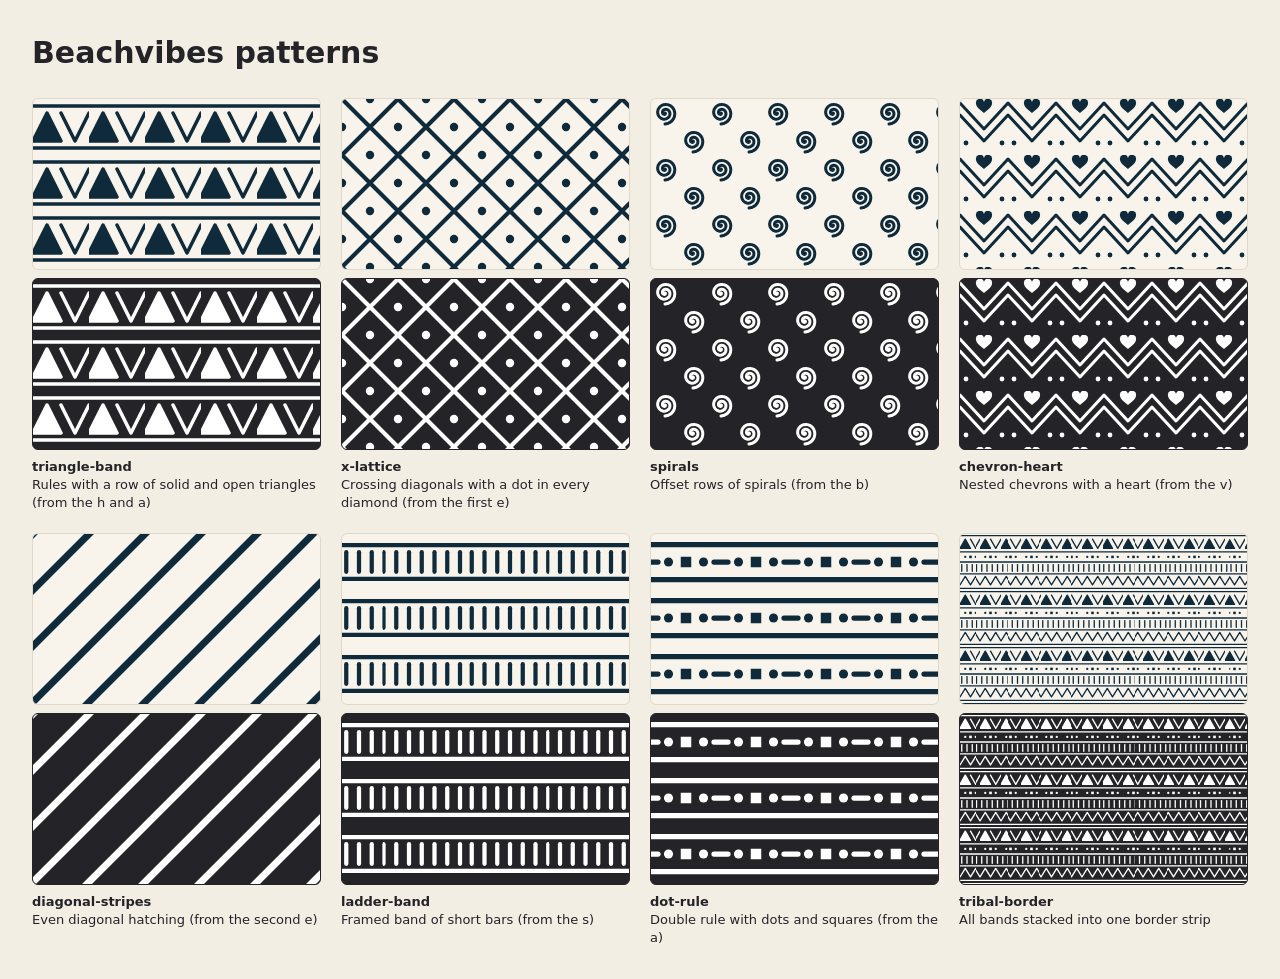
<file: patterns/index.html>
<!doctype html><meta charset="utf-8"><title>Beachvibes patterns</title>
<style>body{margin:0;padding:32px;background:#F3EEE4;font:15px/1.4 system-ui;color:#242328}h1{font-weight:800;margin:0 0 24px}
main{display:grid;grid-template-columns:repeat(4,1fr);gap:20px}figure{margin:0}.sw{height:170px;border-radius:6px;background-color:#F8F4EC;background-size:auto 56px;border:1px solid #e0d8c8}
.sw.dark{background-color:#242328;margin-top:8px;border-color:#242328}figcaption{margin-top:8px;font-size:13px}</style>
<h1>Beachvibes patterns</h1><main><figure><div class="sw" style="background-image:url(svg/triangle-band-ink.svg)"></div><div class="sw dark" style="background-image:url(svg/triangle-band-white.svg)"></div><figcaption><b>triangle-band</b><br>Rules with a row of solid and open triangles (from the h and a)</figcaption></figure><figure><div class="sw" style="background-image:url(svg/x-lattice-ink.svg)"></div><div class="sw dark" style="background-image:url(svg/x-lattice-white.svg)"></div><figcaption><b>x-lattice</b><br>Crossing diagonals with a dot in every diamond (from the first e)</figcaption></figure><figure><div class="sw" style="background-image:url(svg/spirals-ink.svg)"></div><div class="sw dark" style="background-image:url(svg/spirals-white.svg)"></div><figcaption><b>spirals</b><br>Offset rows of spirals (from the b)</figcaption></figure><figure><div class="sw" style="background-image:url(svg/chevron-heart-ink.svg)"></div><div class="sw dark" style="background-image:url(svg/chevron-heart-white.svg)"></div><figcaption><b>chevron-heart</b><br>Nested chevrons with a heart (from the v)</figcaption></figure><figure><div class="sw" style="background-image:url(svg/diagonal-stripes-ink.svg)"></div><div class="sw dark" style="background-image:url(svg/diagonal-stripes-white.svg)"></div><figcaption><b>diagonal-stripes</b><br>Even diagonal hatching (from the second e)</figcaption></figure><figure><div class="sw" style="background-image:url(svg/ladder-band-ink.svg)"></div><div class="sw dark" style="background-image:url(svg/ladder-band-white.svg)"></div><figcaption><b>ladder-band</b><br>Framed band of short bars (from the s)</figcaption></figure><figure><div class="sw" style="background-image:url(svg/dot-rule-ink.svg)"></div><div class="sw dark" style="background-image:url(svg/dot-rule-white.svg)"></div><figcaption><b>dot-rule</b><br>Double rule with dots and squares (from the a)</figcaption></figure><figure><div class="sw" style="background-image:url(svg/tribal-border-ink.svg)"></div><div class="sw dark" style="background-image:url(svg/tribal-border-white.svg)"></div><figcaption><b>tribal-border</b><br>All bands stacked into one border strip</figcaption></figure></main>
</file>
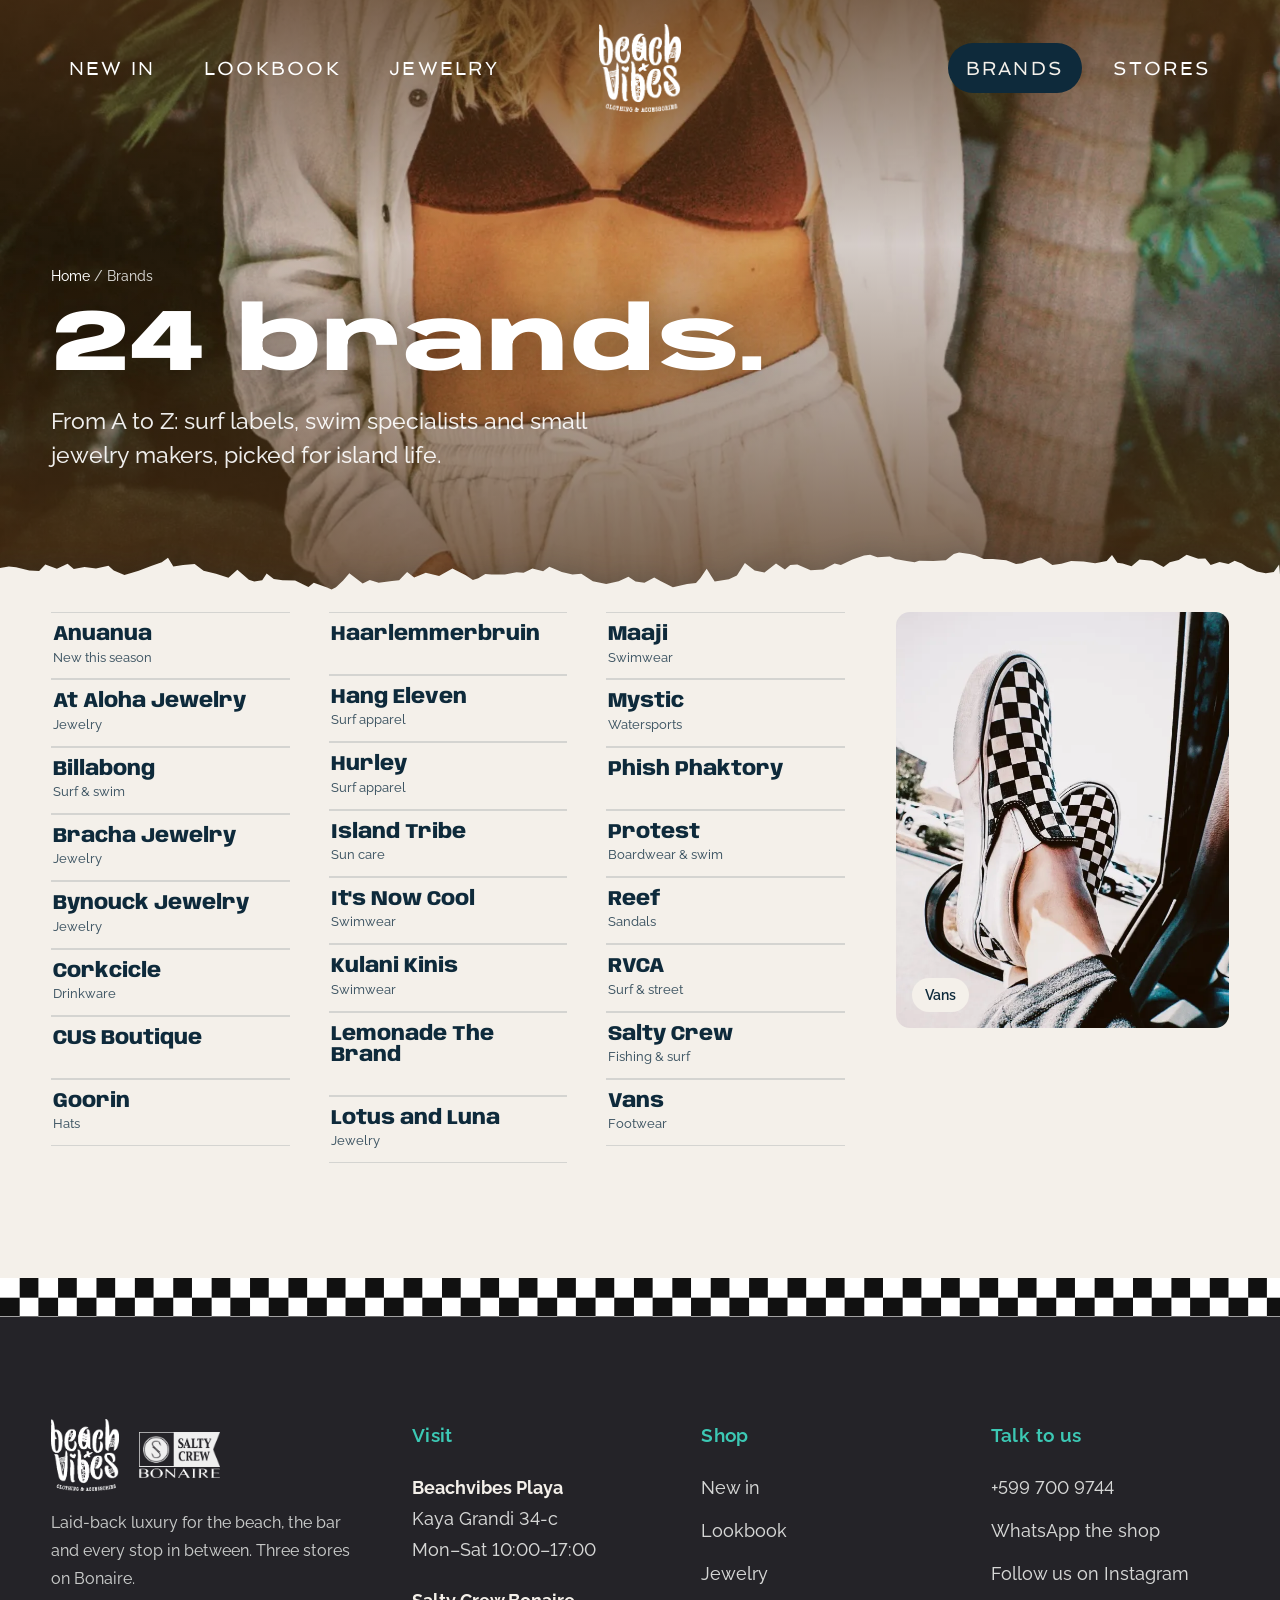
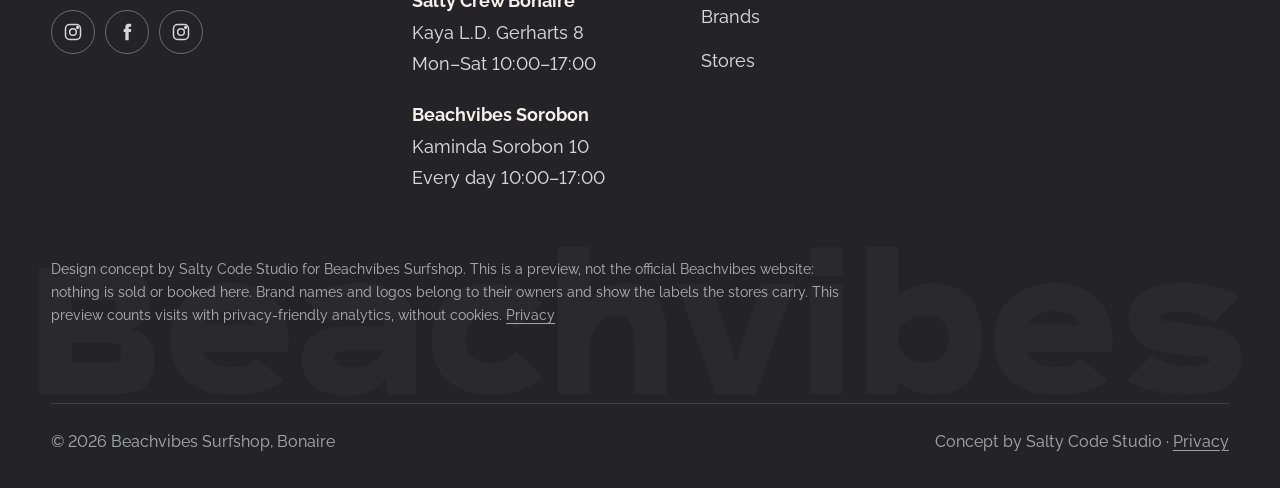
<file: site/brands.html>
<!doctype html>
<html lang="en">
<head>
<meta charset="utf-8">
<meta name="viewport" content="width=device-width, initial-scale=1">
<title>Brands | Beachvibes Surfshop</title>
<meta name="description" content="The 24 brands we carry at Beachvibes and Salty Crew Bonaire, from RVCA and Billabong to Vans, Salty Crew and Maaji.">
<meta name="robots" content="noindex, nofollow">
<meta name="theme-color" content="#F4F6F3">
<meta property="og:title" content="Brands | Beachvibes Surfshop">
<meta property="og:description" content="The 24 brands we carry at Beachvibes and Salty Crew Bonaire, from RVCA and Billabong to Vans, Salty Crew and Maaji.">
<meta property="og:image" content="img/store-playa.webp">
<link rel="icon" href="img/logo-bv-ink.png">
<link rel="preconnect" href="https://fonts.googleapis.com">
<link rel="preconnect" href="https://fonts.gstatic.com" crossorigin>
<link rel="stylesheet" href="https://fonts.googleapis.com/css2?family=Anybody:wdth,wght@50..150,400..900&family=Raleway:ital,wght@0,300..800;1,300..600&family=Spinnaker&display=swap">
<link rel="stylesheet" href="css/site.css?v=46">
<script src="js/site.js?v=16" defer></script>
<script src="js/ph.js?v=1" defer></script>
<script>
addEventListener('DOMContentLoaded', function () {
  if (!window.posthog || !posthog.init) return;
  var off = false;
  try { off = localStorage.getItem('bv-optout') === '1'; } catch (e) {}
  if (off || navigator.doNotTrack === '1' || window.doNotTrack === '1' || navigator.globalPrivacyControl) return;
  var q = new URLSearchParams(location.search).get('for');
  try { if (q) sessionStorage.setItem('bv-for', q); q = q || sessionStorage.getItem('bv-for'); } catch (e) {}
  posthog.init('phc_sR76fFDoKtKRAoUWQQjFGCwRdoLHfSHaGitg4WoLi2GC', { api_host: 'https://eu.i.posthog.com', persistence: 'memory', person_profiles: 'identified_only', disable_surveys: true, disable_session_recording: true, capture_pageleave: true, property_denylist: ['$ip'] });
  posthog.register({ site: 'beach-vibes-mockup' });
  if (q) {
    posthog.register({ recipient: q }); posthog.identify('beachvibes:' + q, { name: q, site: 'beach-vibes-mockup' });
    var seen = false; try { seen = sessionStorage.getItem('bv-note') === '1'; } catch (e) {}
    if (!seen) {
      var n = document.createElement('div'); n.className = 'link-note'; n.setAttribute('role', 'status');
      n.innerHTML = '<p>This is your personal preview link, so we can see when it is opened and which pages are viewed. <a href="privacy.html">How we handle this</a></p><button type="button" aria-label="Close">×</button>';
      n.querySelector('button').onclick = function () { n.remove(); try { sessionStorage.setItem('bv-note', '1'); } catch (e) {} };
      document.body.appendChild(n);
    }
  }
});
</script>
</head>
<body data-page="brands" class="has-hero">
<a class="skip" href="#main">Skip to content</a>
<header class="site-header">
  <div class="wrap header-grid">
    <nav class="nav nav--left" aria-label="Shop">
      <a href="new-in.html">New in</a><a href="lookbook.html">Lookbook</a><a href="jewelry.html">Jewelry</a>
    </nav>
    <a class="brand" href="index.html" aria-label="Beachvibes Surfshop, home"><img class="logo-ink" src="img/logo-bv-ink.png" alt="" width="60" height="64"><img class="logo-white" src="img/logo-bv-white.png" alt="" width="60" height="64"></a>
    <div class="header-right">
      <nav class="nav" aria-label="Visit">
        <a href="brands.html" aria-current=page>Brands</a><a href="stores.html">Stores</a>
      </nav>
      <button class="menu-btn" aria-expanded="false" aria-controls="mobile-nav"><i></i><span>Menu</span></button>
    </div>
  </div>
</header>
<nav class="mobile-nav" id="mobile-nav" aria-label="Main">
  <a href="index.html">Home</a>
  <a href="new-in.html">New in</a><a href="lookbook.html">Lookbook</a><a href="jewelry.html">Jewelry</a><a href="brands.html" aria-current=page>Brands</a><a href="stores.html">Stores</a>
  <div class="mobile-meta">
    <span data-status="playa" data-prefix="Playa"><span data-status-text></span></span>
    <span data-status="salty" data-prefix="Salty Crew"><span data-status-text></span></span>
    <span data-status="sorobon" data-prefix="Sorobon"><span data-status-text></span></span>
  </div>
</nav>
<main id="main">

<section class="page-hero" style="--deep:#4f3116">
  <img class="hero-bg" src="img/hero-brands.webp" alt="" style="object-position:50% 30%" fetchpriority="high">
  <div class="hero-shade"></div>
  <div class="wrap page-hero-inner">
    <p class="crumbs"><a href="index.html">Home</a> / Brands</p>
    <h1 class="display h1">24 brands.</h1>
    <p class="lede">From A to Z: surf labels, swim specialists and small jewelry makers, picked for island life.</p>
  </div>
  <svg class="torn" viewBox="0 0 1440 100" preserveAspectRatio="none" aria-hidden="true"><path fill="var(--salt)" d="M0,100 L0,50.1 L10,48.6 L18,49.3 L33,53.0 L44,53.6 L51,46.2 L64,51.2 L76,45.4 L83,51.4 L95,49.0 L108,50.9 L122,47.8 L128,52.9 L140,58.0 L156,53.3 L170,47.9 L182,43.8 L189,38.9 L195,48.5 L206,46.9 L219,45.7 L229,53.4 L243,56.6 L257,61.1 L267,52.2 L280,63.4 L286,65.4 L295,63.8 L300,56.4 L308,62.4 L318,63.9 L332,64.2 L347,71.4 L353,66.8 L368,72.1 L373,74.1 L378,71.6 L386,64.2 L393,56.2 L408,67.5 L416,63.6 L426,66.6 L441,64.7 L449,64.0 L458,54.7 L466,60.7 L479,55.5 L494,59.2 L509,50.7 L524,58.3 L532,63.7 L538,61.6 L546,57.0 L553,57.4 L568,57.4 L581,54.9 L589,55.4 L599,50.7 L611,53.9 L618,48.9 L632,54.6 L644,57.4 L654,56.6 L667,65.0 L682,68.0 L696,65.1 L707,60.1 L715,65.3 L725,66.8 L736,60.7 L743,64.6 L757,71.8 L773,68.1 L783,66.9 L788,61.5 L795,51.0 L804,65.4 L820,62.7 L829,58.5 L838,44.6 L849,53.0 L860,55.3 L873,45.2 L883,51.8 L889,46.9 L897,46.3 L912,52.6 L926,51.9 L939,45.1 L946,46.9 L959,40.7 L972,36.4 L979,35.5 L987,38.3 L1001,37.4 L1007,40.1 L1020,42.3 L1029,43.8 L1034,42.2 L1050,42.5 L1064,41.6 L1073,34.7 L1079,32.9 L1091,34.5 L1097,36.0 L1107,40.2 L1117,40.1 L1132,41.7 L1143,45.9 L1150,45.0 L1156,42.4 L1171,38.5 L1184,46.8 L1194,45.4 L1205,42.4 L1219,43.1 L1232,44.8 L1245,42.3 L1251,35.6 L1257,44.5 L1263,45.2 L1273,48.3 L1282,40.8 L1296,42.1 L1309,49.0 L1316,43.7 L1326,41.2 L1335,35.4 L1348,40.0 L1356,39.5 L1362,46.9 L1372,43.5 L1382,45.7 L1389,42.2 L1397,45.1 L1403,49.1 L1414,54.2 L1424,56.0 L1433,54.6 L1439,46.4 L1440,57.9 L1440,100 Z"/></svg>
</section>
<section class="section" style="padding-top:0"><div class="wrap az">
  <div><ul class="az-list"><li data-img="img/lb-14.webp" data-name="Anuanua" tabindex="0"><div class="az-item"><span class="name">Anuanua</span><span class="tag">New this season</span></div></li><li data-img="img/jw-charms.webp" data-name="At Aloha Jewelry" tabindex="0"><div class="az-item"><span class="name">At Aloha Jewelry</span><span class="tag">Jewelry</span></div></li><li data-img="img/lb-20.webp" data-name="Billabong" tabindex="0"><div class="az-item"><span class="name">Billabong</span><span class="tag">Surf &amp; swim</span></div></li><li data-img="img/jw-necklace.webp" data-name="Bracha Jewelry" tabindex="0"><div class="az-item"><span class="name">Bracha Jewelry</span><span class="tag">Jewelry</span></div></li><li data-img="img/jw-handchain.webp" data-name="Bynouck Jewelry" tabindex="0"><div class="az-item"><span class="name">Bynouck Jewelry</span><span class="tag">Jewelry</span></div></li><li data-img="img/lb-11.webp" data-name="Corkcicle" tabindex="0"><div class="az-item"><span class="name">Corkcicle</span><span class="tag">Drinkware</span></div></li><li data-img="img/lb-28.webp" data-name="CUS Boutique" tabindex="0"><div class="az-item"><span class="name">CUS Boutique</span><span class="tag"></span></div></li><li data-img="img/lb-02.webp" data-name="Goorin" tabindex="0"><div class="az-item"><span class="name">Goorin</span><span class="tag">Hats</span></div></li><li data-img="img/lb-15.webp" data-name="Haarlemmerbruin" tabindex="0"><div class="az-item"><span class="name">Haarlemmerbruin</span><span class="tag"></span></div></li><li data-img="img/lb-08.webp" data-name="Hang Eleven" tabindex="0"><div class="az-item"><span class="name">Hang Eleven</span><span class="tag">Surf apparel</span></div></li><li data-img="img/lb-13.webp" data-name="Hurley" tabindex="0"><div class="az-item"><span class="name">Hurley</span><span class="tag">Surf apparel</span></div></li><li data-img="img/lb-12.webp" data-name="Island Tribe" tabindex="0"><div class="az-item"><span class="name">Island Tribe</span><span class="tag">Sun care</span></div></li><li data-img="img/lb-09.webp" data-name="It&#x27;s Now Cool" tabindex="0"><div class="az-item"><span class="name">It&#x27;s Now Cool</span><span class="tag">Swimwear</span></div></li><li data-img="img/lb-30.webp" data-name="Kulani Kinis" tabindex="0"><div class="az-item"><span class="name">Kulani Kinis</span><span class="tag">Swimwear</span></div></li><li data-img="img/lb-21.webp" data-name="Lemonade The Brand" tabindex="0"><div class="az-item"><span class="name">Lemonade The Brand</span><span class="tag"></span></div></li><li data-img="img/jw-beads-star.webp" data-name="Lotus and Luna" tabindex="0"><div class="az-item"><span class="name">Lotus and Luna</span><span class="tag">Jewelry</span></div></li><li data-img="img/lb-06.webp" data-name="Maaji" tabindex="0"><div class="az-item"><span class="name">Maaji</span><span class="tag">Swimwear</span></div></li><li data-img="img/store-sorobon.webp" data-name="Mystic" tabindex="0"><div class="az-item"><span class="name">Mystic</span><span class="tag">Watersports</span></div></li><li data-img="img/lb-23.webp" data-name="Phish Phaktory" tabindex="0"><div class="az-item"><span class="name">Phish Phaktory</span><span class="tag"></span></div></li><li data-img="img/lb-26.webp" data-name="Protest" tabindex="0"><div class="az-item"><span class="name">Protest</span><span class="tag">Boardwear &amp; swim</span></div></li><li data-img="img/lb-11.webp" data-name="Reef" tabindex="0"><div class="az-item"><span class="name">Reef</span><span class="tag">Sandals</span></div></li><li data-img="img/lb-03.webp" data-name="RVCA" tabindex="0"><div class="az-item"><span class="name">RVCA</span><span class="tag">Surf &amp; street</span></div></li><li data-img="img/salty-shirt.webp" data-name="Salty Crew" tabindex="0"><div class="az-item"><span class="name">Salty Crew</span><span class="tag">Fishing &amp; surf</span></div></li><li data-img="img/vans-checker.webp" data-name="Vans" tabindex="0"><div class="az-item"><span class="name">Vans</span><span class="tag">Footwear</span></div></li></ul></div>
  <figure class="az-preview" style="margin:0"><img src="img/vans-checker.webp" alt="" ><figcaption>Vans</figcaption></figure>
</div></section>
</main>
<div class="checker" aria-hidden="true"></div>
<footer class="site-footer">
<svg class="footer-big" viewBox="0 0 1000 132" aria-hidden="true" focusable="false"><text x="12" y="118" textLength="976" lengthAdjust="spacingAndGlyphs">Beachvibes</text></svg>
  <div class="wrap">
    <div class="footer-top">
      <div>
        <div class="footer-logos"><img src="img/logo-bv-white.png" alt="Beachvibes clothing and accessories" width="68" height="72"><img src="img/logo-salty-white.png" alt="Salty Crew Bonaire" width="82" height="46"></div>
        <p class="muted small" style="margin-top:18px;max-width:30ch">Laid-back luxury for the beach, the bar and every stop in between. Three stores on Bonaire.</p>
        <div class="socials">
          <a href="http://instagram.com/BEACHVIBESSURFSHOP" aria-label="Beachvibes on Instagram"><svg viewBox="0 0 24 24" fill="none" stroke="currentColor" stroke-width="1.8" aria-hidden="true"><rect x="3" y="3" width="18" height="18" rx="5"/><circle cx="12" cy="12" r="4"/><circle cx="17.5" cy="6.5" r="1" fill="currentColor"/></svg></a>
          <a href="http://www.facebook.com/BEACHVIBESSURFSHOP" aria-label="Beachvibes on Facebook"><svg viewBox="0 0 24 24" fill="currentColor" aria-hidden="true"><path d="M14 8.5V6.8c0-.8.5-1 .9-1H17V2.1L14 2c-3.3 0-4 2.4-4 4v2.5H8V12h2v10h4V12h2.7l.4-3.5H14Z"/></svg></a>
          <a href="http://instagram.com/SALTYCREWBONAIRE" aria-label="Salty Crew Bonaire on Instagram"><svg viewBox="0 0 24 24" fill="none" stroke="currentColor" stroke-width="1.8" aria-hidden="true"><rect x="3" y="3" width="18" height="18" rx="5"/><circle cx="12" cy="12" r="4"/><circle cx="17.5" cy="6.5" r="1" fill="currentColor"/></svg></a>
        </div>
      </div>
      <div><h2>Visit</h2><address><div><strong>Beachvibes Playa</strong>Kaya Grandi 34-c<br>Mon–Sat 10:00–17:00</div><div><strong>Salty Crew Bonaire</strong>Kaya L.D. Gerharts 8<br>Mon–Sat 10:00–17:00</div><div><strong>Beachvibes Sorobon</strong>Kaminda Sorobon 10<br>Every day 10:00–17:00</div></address></div>
      <div><h2>Shop</h2><ul><li><a href="new-in.html">New in</a></li><li><a href="lookbook.html">Lookbook</a></li><li><a href="jewelry.html">Jewelry</a></li><li><a href="brands.html">Brands</a></li><li><a href="stores.html">Stores</a></li></ul></div>
      <div><h2>Talk to us</h2><ul>
        <li><a href="tel:+5997009744">+599 700 9744</a></li>
        <li><a href="https://wa.me/5997009744">WhatsApp the shop</a></li>
        <li><a href="http://instagram.com/BEACHVIBESSURFSHOP">Follow us on Instagram</a></li>
      </ul></div>
    </div>
    <p class="footer-legal">Design concept by Salty Code Studio for Beachvibes Surfshop. This is a preview, not the official Beachvibes website: nothing is sold or booked here. Brand names and logos belong to their owners and show the labels the stores carry. This preview counts visits with privacy-friendly analytics, without cookies. <a href="privacy.html">Privacy</a></p>
    <div class="footer-bottom"><span>© <span data-year>2026</span> Beachvibes Surfshop, Bonaire</span><span>Concept by Salty Code Studio · <a href="privacy.html">Privacy</a></span></div>
  </div>
</footer>
</body>
</html>
</file>
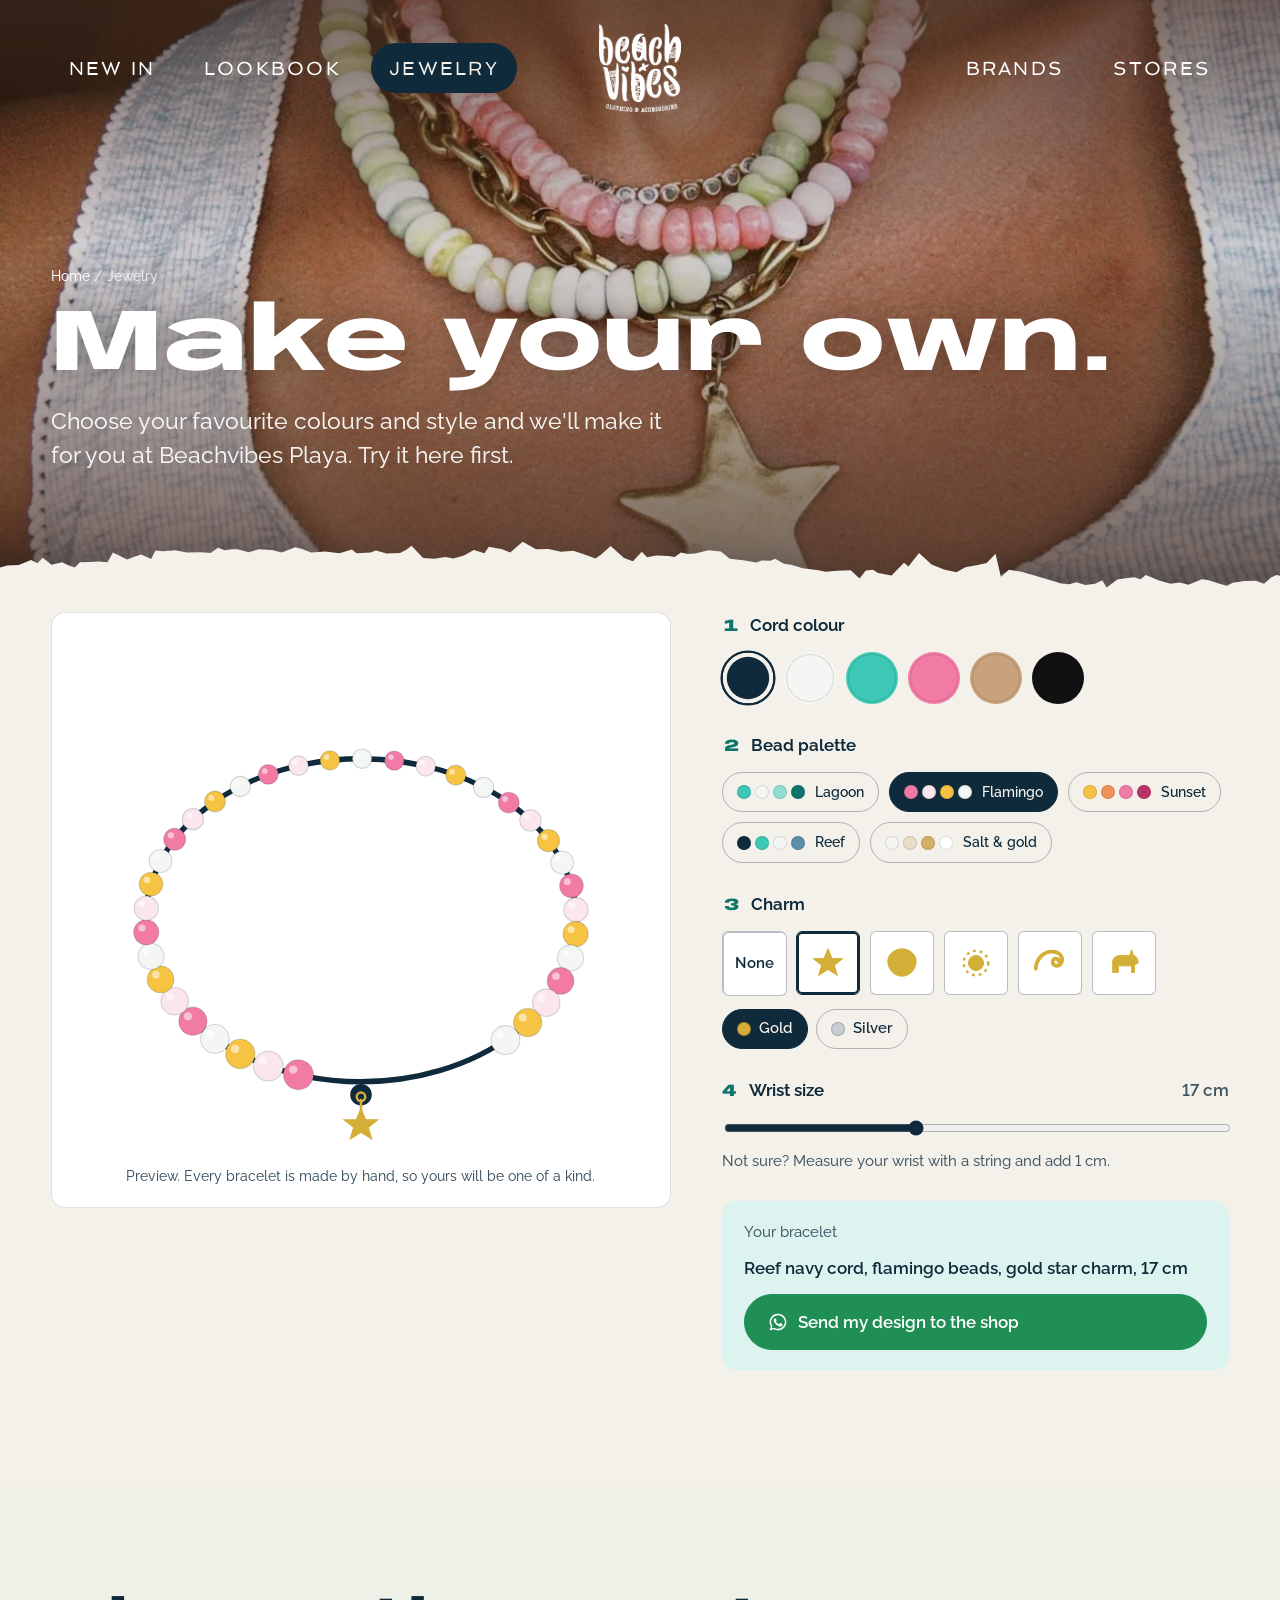
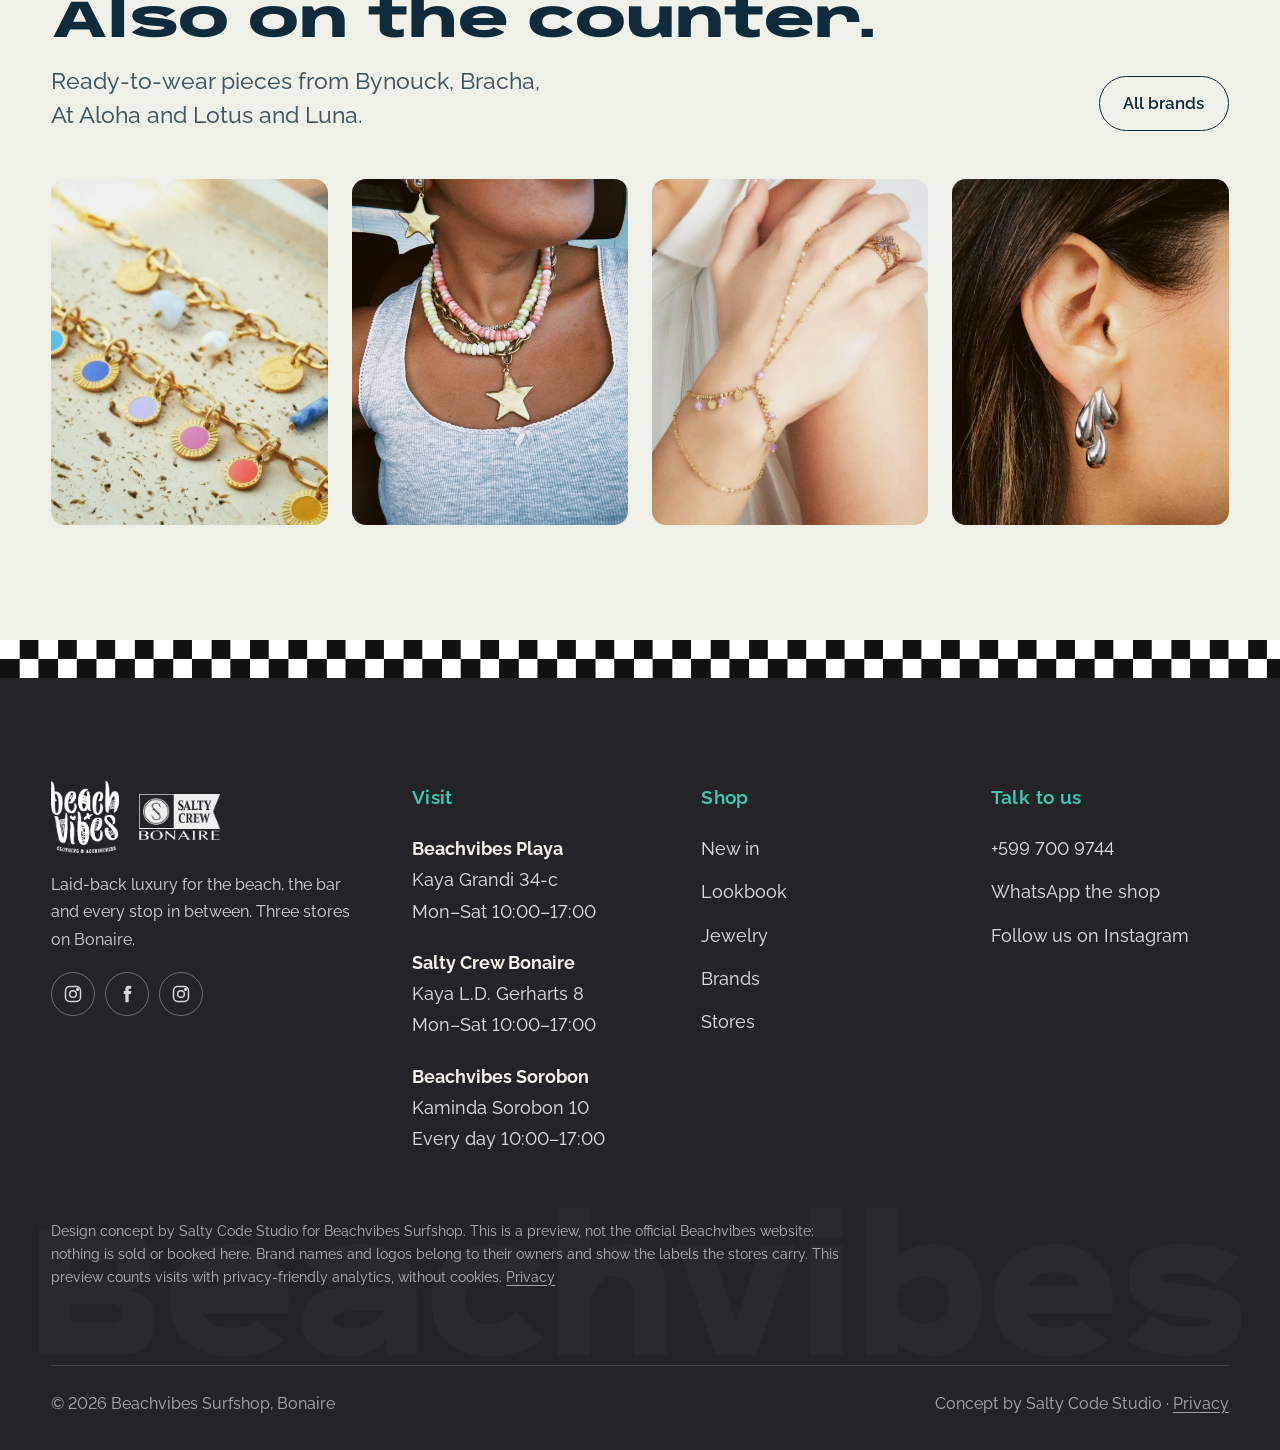
<file: site/jewelry.html>
<!doctype html>
<html lang="en">
<head>
<meta charset="utf-8">
<meta name="viewport" content="width=device-width, initial-scale=1">
<title>Handmade jewelry | Beachvibes Surfshop</title>
<meta name="description" content="Design your own bracelet with Beachvibes Playa: choose a cord, bead palette and charm, and we make it for you on Bonaire.">
<meta name="robots" content="noindex, nofollow">
<meta name="theme-color" content="#F4F6F3">
<meta property="og:title" content="Handmade jewelry | Beachvibes Surfshop">
<meta property="og:description" content="Design your own bracelet with Beachvibes Playa: choose a cord, bead palette and charm, and we make it for you on Bonaire.">
<meta property="og:image" content="img/store-playa.webp">
<link rel="icon" href="img/logo-bv-ink.png">
<link rel="preconnect" href="https://fonts.googleapis.com">
<link rel="preconnect" href="https://fonts.gstatic.com" crossorigin>
<link rel="stylesheet" href="https://fonts.googleapis.com/css2?family=Anybody:wdth,wght@50..150,400..900&family=Raleway:ital,wght@0,300..800;1,300..600&family=Spinnaker&display=swap">
<link rel="stylesheet" href="css/site.css?v=46">
<script src="js/site.js?v=16" defer></script>
<script src="js/ph.js?v=1" defer></script>
<script>
addEventListener('DOMContentLoaded', function () {
  if (!window.posthog || !posthog.init) return;
  var off = false;
  try { off = localStorage.getItem('bv-optout') === '1'; } catch (e) {}
  if (off || navigator.doNotTrack === '1' || window.doNotTrack === '1' || navigator.globalPrivacyControl) return;
  var q = new URLSearchParams(location.search).get('for');
  try { if (q) sessionStorage.setItem('bv-for', q); q = q || sessionStorage.getItem('bv-for'); } catch (e) {}
  posthog.init('phc_sR76fFDoKtKRAoUWQQjFGCwRdoLHfSHaGitg4WoLi2GC', { api_host: 'https://eu.i.posthog.com', persistence: 'memory', person_profiles: 'identified_only', disable_surveys: true, disable_session_recording: true, capture_pageleave: true, property_denylist: ['$ip'] });
  posthog.register({ site: 'beach-vibes-mockup' });
  if (q) {
    posthog.register({ recipient: q }); posthog.identify('beachvibes:' + q, { name: q, site: 'beach-vibes-mockup' });
    var seen = false; try { seen = sessionStorage.getItem('bv-note') === '1'; } catch (e) {}
    if (!seen) {
      var n = document.createElement('div'); n.className = 'link-note'; n.setAttribute('role', 'status');
      n.innerHTML = '<p>This is your personal preview link, so we can see when it is opened and which pages are viewed. <a href="privacy.html">How we handle this</a></p><button type="button" aria-label="Close">×</button>';
      n.querySelector('button').onclick = function () { n.remove(); try { sessionStorage.setItem('bv-note', '1'); } catch (e) {} };
      document.body.appendChild(n);
    }
  }
});
</script>
</head>
<body data-page="jewelry" class="has-hero">
<a class="skip" href="#main">Skip to content</a>
<header class="site-header">
  <div class="wrap header-grid">
    <nav class="nav nav--left" aria-label="Shop">
      <a href="new-in.html">New in</a><a href="lookbook.html">Lookbook</a><a href="jewelry.html" aria-current=page>Jewelry</a>
    </nav>
    <a class="brand" href="index.html" aria-label="Beachvibes Surfshop, home"><img class="logo-ink" src="img/logo-bv-ink.png" alt="" width="60" height="64"><img class="logo-white" src="img/logo-bv-white.png" alt="" width="60" height="64"></a>
    <div class="header-right">
      <nav class="nav" aria-label="Visit">
        <a href="brands.html">Brands</a><a href="stores.html">Stores</a>
      </nav>
      <button class="menu-btn" aria-expanded="false" aria-controls="mobile-nav"><i></i><span>Menu</span></button>
    </div>
  </div>
</header>
<nav class="mobile-nav" id="mobile-nav" aria-label="Main">
  <a href="index.html">Home</a>
  <a href="new-in.html">New in</a><a href="lookbook.html">Lookbook</a><a href="jewelry.html" aria-current=page>Jewelry</a><a href="brands.html">Brands</a><a href="stores.html">Stores</a>
  <div class="mobile-meta">
    <span data-status="playa" data-prefix="Playa"><span data-status-text></span></span>
    <span data-status="salty" data-prefix="Salty Crew"><span data-status-text></span></span>
    <span data-status="sorobon" data-prefix="Sorobon"><span data-status-text></span></span>
  </div>
</nav>
<main id="main">

<section class="page-hero" style="--deep:#442c21">
  <img class="hero-bg" src="img/hero-jewelry.webp" alt="" style="object-position:50% 50%" fetchpriority="high">
  <div class="hero-shade"></div>
  <div class="wrap page-hero-inner">
    <p class="crumbs"><a href="index.html">Home</a> / Jewelry</p>
    <h1 class="display h1">Make your own.</h1>
    <p class="lede">Choose your favourite colours and style and we'll make it for you at Beachvibes Playa. Try it here first.</p>
  </div>
  <svg class="torn" viewBox="0 0 1440 100" preserveAspectRatio="none" aria-hidden="true"><path fill="var(--salt)" d="M0,100 L0,49.7 L8,47.5 L21,46.8 L35,41.3 L42,45.0 L48,38.7 L58,46.5 L70,43.8 L76,46.9 L84,49.8 L90,43.8 L101,43.4 L111,42.9 L121,43.7 L127,33.0 L143,40.8 L151,37.6 L159,35.2 L170,40.2 L175,30.8 L183,31.5 L197,30.5 L210,32.8 L226,32.7 L237,33.5 L245,27.6 L253,30.4 L261,29.4 L267,29.4 L280,32.6 L291,29.3 L306,30.1 L317,32.9 L332,27.1 L340,29.0 L350,32.8 L366,31.8 L382,33.9 L396,29.6 L401,33.7 L417,32.9 L423,30.6 L435,34.0 L450,33.5 L457,29.8 L463,25.3 L476,39.2 L489,39.8 L501,37.9 L510,39.7 L522,36.2 L533,30.2 L545,33.7 L550,26.6 L565,29.2 L574,32.8 L588,20.9 L603,29.3 L617,29.1 L631,32.2 L645,31.1 L656,34.7 L670,39.6 L676,35.4 L687,25.7 L702,39.1 L712,42.8 L722,32.2 L728,38.1 L738,36.4 L752,36.9 L759,38.0 L766,33.0 L774,34.6 L782,34.0 L797,30.4 L811,31.9 L821,39.9 L836,41.5 L851,44.2 L857,41.8 L867,42.1 L872,39.9 L882,45.4 L890,46.6 L903,50.6 L919,52.5 L929,54.5 L942,53.2 L957,52.8 L967,61.9 L974,52.9 L982,52.3 L988,55.7 L1003,58.5 L1017,44.3 L1022,48.5 L1034,33.5 L1048,46.4 L1062,51.8 L1076,54.9 L1086,49.4 L1100,46.8 L1110,44.7 L1120,34.4 L1126,60.1 L1135,52.1 L1149,54.4 L1164,58.6 L1179,63.0 L1194,67.5 L1203,68.3 L1211,66.1 L1221,69.2 L1232,67.7 L1240,63.8 L1245,71.9 L1257,63.2 L1264,62.0 L1276,60.6 L1283,62.7 L1289,58.1 L1304,64.2 L1317,67.9 L1327,66.4 L1337,69.0 L1352,62.9 L1359,63.7 L1373,68.0 L1380,70.0 L1387,66.8 L1400,64.6 L1413,64.5 L1422,67.9 L1430,60.8 L1436,58.1 L1440,58.9 L1440,100 Z"/></svg>
</section>
<section class="section" style="padding-top:0" aria-label="Bracelet designer"><div class="wrap builder">
  <div class="builder-stage">
    <svg id="bracelet" viewBox="0 0 520 470" role="img" aria-describedby="bracelet-desc">
      <ellipse cx="260" cy="250" rx="200" ry="150" fill="none" id="cord" stroke="#0E2A3B" stroke-width="5"/>
      <g id="beads"></g>
      <g transform="translate(260 412)"><circle id="knot" r="10" fill="#0E2A3B"/><path d="M-6 8-14 42M6 8 14 42" stroke="currentColor" stroke-width="0" /></g>
      <g id="charm" transform="translate(260 440)"></g>
    </svg>
    <p class="sr-only" id="bracelet-desc"></p>
    <p class="stage-note">Preview. Every bracelet is made by hand, so yours will be one of a kind.</p>
  </div>
  <form id="builder" class="builder-form" onsubmit="return false">
    <fieldset style="border:0;padding:0;margin:0"><legend class="step-title"><b>1</b>Cord colour</legend><div class="swatch-opts"><label class="swatch-opt"><input type="radio" name="cord" value="#0E2A3B" data-label="Reef navy" checked><span style="background:#0E2A3B"></span><span class="sr-only">Reef navy</span></label><label class="swatch-opt"><input type="radio" name="cord" value="#F4F6F3" data-label="Salt white" ><span style="background:#F4F6F3"></span><span class="sr-only">Salt white</span></label><label class="swatch-opt"><input type="radio" name="cord" value="#3CC8B4" data-label="Lagoon" ><span style="background:#3CC8B4"></span><span class="sr-only">Lagoon</span></label><label class="swatch-opt"><input type="radio" name="cord" value="#F27BA6" data-label="Flamingo" ><span style="background:#F27BA6"></span><span class="sr-only">Flamingo</span></label><label class="swatch-opt"><input type="radio" name="cord" value="#C8A27A" data-label="Sand" ><span style="background:#C8A27A"></span><span class="sr-only">Sand</span></label><label class="swatch-opt"><input type="radio" name="cord" value="#111111" data-label="Black" ><span style="background:#111111"></span><span class="sr-only">Black</span></label></div></fieldset>
    <fieldset style="border:0;padding:0;margin:0"><legend class="step-title"><b>2</b>Bead palette</legend><div class="swatch-opts"><label class="swatch-opt palette-opt"><input type="radio" name="palette" value="lagoon" data-label="Lagoon" ><span><i style=background:#3CC8B4></i><i style=background:#F4F6F3></i><i style=background:#8FE0D3></i><i style=background:#0C766B></i><em>Lagoon</em></span></label><label class="swatch-opt palette-opt"><input type="radio" name="palette" value="flamingo" data-label="Flamingo" checked><span><i style=background:#F27BA6></i><i style=background:#FCE6EE></i><i style=background:#F6C343></i><i style=background:#F4F6F3></i><em>Flamingo</em></span></label><label class="swatch-opt palette-opt"><input type="radio" name="palette" value="sunset" data-label="Sunset" ><span><i style=background:#F6C343></i><i style=background:#F2905A></i><i style=background:#F27BA6></i><i style=background:#B83467></i><em>Sunset</em></span></label><label class="swatch-opt palette-opt"><input type="radio" name="palette" value="reef" data-label="Reef" ><span><i style=background:#0E2A3B></i><i style=background:#3CC8B4></i><i style=background:#F4F6F3></i><i style=background:#5B8FA8></i><em>Reef</em></span></label><label class="swatch-opt palette-opt"><input type="radio" name="palette" value="salt" data-label="Salt & gold" ><span><i style=background:#F4F6F3></i><i style=background:#E9DCC8></i><i style=background:#D4AF6A></i><i style=background:#FFFFFF></i><em>Salt & gold</em></span></label></div></fieldset>
    <fieldset style="border:0;padding:0;margin:0"><legend class="step-title"><b>3</b>Charm</legend><div class="swatch-opts"><label class="swatch-opt charm-opt"><input type="radio" name="charm" value="none" data-label="No charm" ><span title="No charm"><span class="small" style="font-weight:600">None</span></span><span class="sr-only">No charm</span></label><label class="swatch-opt charm-opt"><input type="radio" name="charm" value="star" data-label="Star" checked><span title="Star"><svg viewBox="-18 -18 36 36" fill="#D4AF37" stroke="#D4AF37" aria-hidden="true"><path d="M0-15 4.4-4.8 15.6-4.6 6.8 2.4 10 13.2 0 6.9-10 13.2-6.8 2.4-15.6-4.6-4.4-4.8Z"/></svg></span><span class="sr-only">Star</span></label><label class="swatch-opt charm-opt"><input type="radio" name="charm" value="shell" data-label="Shell" ><span title="Shell"><svg viewBox="-18 -18 36 36" fill="#D4AF37" stroke="#D4AF37" aria-hidden="true"><path d="M0 14C-9 14-15 6-15-2-15-9-8-15 0-15S15-9 15-2C15 6 9 14 0 14Z"/></svg></span><span class="sr-only">Shell</span></label><label class="swatch-opt charm-opt"><input type="radio" name="charm" value="sun" data-label="Sun" ><span title="Sun"><svg viewBox="-18 -18 36 36" fill="#D4AF37" stroke="#D4AF37" aria-hidden="true"><circle r="8"/><circle r="13" fill="none" stroke-width="2.5" stroke-dasharray="3 4.2"/></svg></span><span class="sr-only">Sun</span></label><label class="swatch-opt charm-opt"><input type="radio" name="charm" value="wave" data-label="Wave" ><span title="Wave"><svg viewBox="-18 -18 36 36" fill="#D4AF37" stroke="#D4AF37" aria-hidden="true"><path d="M-15 6C-15-4-7-12 2-12 10-12 15-6 12 0 9 5 2 3 3-2 4-6 9-5 9-2" fill="none" stroke-width="4" stroke-linecap="round"/></svg></span><span class="sr-only">Wave</span></label><label class="swatch-opt charm-opt"><input type="radio" name="charm" value="donkey" data-label="Donkey" ><span title="Donkey"><svg viewBox="-18 -18 36 36" fill="#D4AF37" stroke="#D4AF37" aria-hidden="true"><path d="M-12 10V-1C-12-6-8-8-3-8H6L8-14 10-8C14-7 15-3 15 0L11 2V10H8V3H-6V10Z"/></svg></span><span class="sr-only">Donkey</span></label></div>
      <div class="opt-group" style="margin-top:14px">
        <label class="opt"><input type="radio" name="metal" value="gold" data-label="Gold" checked><span><i style="background:#D4AF37"></i>Gold</span></label>
        <label class="opt"><input type="radio" name="metal" value="silver" data-label="Silver"><span><i style="background:#C9CED3"></i>Silver</span></label>
      </div></fieldset>
    <div><label class="step-title" for="size"><b>4</b>Wrist size <span class="muted" data-size-out style="margin-left:auto;font-weight:600">17 cm</span></label>
      <input class="range" id="size" name="size" type="range" min="14" max="22" value="17" step="1"><p class="small muted" style="margin:6px 0 0">Not sure? Measure your wrist with a string and add 1 cm.</p></div>
    <div class="summary" aria-live="polite"><p class="small muted">Your bracelet</p><p data-summary style="font-weight:600"></p>
      <a class="btn btn--wa" data-builder-wa href="#" target="_blank" rel="noopener"><svg viewBox="0 0 24 24" fill="currentColor" aria-hidden="true"><path d="M12 2a10 10 0 0 0-8.6 15.1L2 22l5-1.3A10 10 0 1 0 12 2Zm0 18.2a8.2 8.2 0 0 1-4.2-1.1l-.3-.2-3 .8.8-2.9-.2-.3A8.2 8.2 0 1 1 12 20.2Zm4.5-6.1c-.2-.1-1.5-.7-1.7-.8-.2-.1-.4-.1-.6.1l-.8 1c-.1.2-.3.2-.5.1a6.7 6.7 0 0 1-3.3-2.9c-.3-.4.3-.4.7-1.3.1-.2 0-.3 0-.4l-.8-1.8c-.2-.5-.4-.4-.6-.4h-.5a1 1 0 0 0-.7.3 3 3 0 0 0-.9 2.2 5.2 5.2 0 0 0 1.1 2.7 11.8 11.8 0 0 0 4.5 4c1.7.7 2.3.8 3.2.6.5-.1 1.5-.6 1.7-1.2.2-.6.2-1.1.2-1.2-.1-.1-.3-.2-.5-.3Z"/></svg>Send my design to the shop</a></div>
  </form>
</div></section>
<section class="section" aria-labelledby="jb-h" style="background:#eff1e9"><div class="wrap">
  <div class="section-head"><div><h2 id="jb-h" class="display h2">Also on the counter.</h2><p class="lede">Ready-to-wear pieces from Bynouck, Bracha, At Aloha and Lotus and Luna.</p></div><a class="btn btn--ghost" href="brands.html">All brands</a></div>
  <div class="grid-products"><figure style="margin:0" class="product"><div class="product-media"><img src="img/jw-charms.webp" alt="Gold charm bracelet with enamel suns" loading="lazy"></div></figure><figure style="margin:0" class="product"><div class="product-media"><img src="img/jw-beads-star.webp" alt="Beaded necklaces with a star pendant" loading="lazy"></div></figure><figure style="margin:0" class="product"><div class="product-media"><img src="img/jw-handchain.webp" alt="Delicate gold hand chain" loading="lazy"></div></figure><figure style="margin:0" class="product"><div class="product-media"><img src="img/jw-earring.webp" alt="Silver drop earring" loading="lazy"></div></figure></div>
</div></section>
</main>
<div class="checker" aria-hidden="true"></div>
<footer class="site-footer">
<svg class="footer-big" viewBox="0 0 1000 132" aria-hidden="true" focusable="false"><text x="12" y="118" textLength="976" lengthAdjust="spacingAndGlyphs">Beachvibes</text></svg>
  <div class="wrap">
    <div class="footer-top">
      <div>
        <div class="footer-logos"><img src="img/logo-bv-white.png" alt="Beachvibes clothing and accessories" width="68" height="72"><img src="img/logo-salty-white.png" alt="Salty Crew Bonaire" width="82" height="46"></div>
        <p class="muted small" style="margin-top:18px;max-width:30ch">Laid-back luxury for the beach, the bar and every stop in between. Three stores on Bonaire.</p>
        <div class="socials">
          <a href="http://instagram.com/BEACHVIBESSURFSHOP" aria-label="Beachvibes on Instagram"><svg viewBox="0 0 24 24" fill="none" stroke="currentColor" stroke-width="1.8" aria-hidden="true"><rect x="3" y="3" width="18" height="18" rx="5"/><circle cx="12" cy="12" r="4"/><circle cx="17.5" cy="6.5" r="1" fill="currentColor"/></svg></a>
          <a href="http://www.facebook.com/BEACHVIBESSURFSHOP" aria-label="Beachvibes on Facebook"><svg viewBox="0 0 24 24" fill="currentColor" aria-hidden="true"><path d="M14 8.5V6.8c0-.8.5-1 .9-1H17V2.1L14 2c-3.3 0-4 2.4-4 4v2.5H8V12h2v10h4V12h2.7l.4-3.5H14Z"/></svg></a>
          <a href="http://instagram.com/SALTYCREWBONAIRE" aria-label="Salty Crew Bonaire on Instagram"><svg viewBox="0 0 24 24" fill="none" stroke="currentColor" stroke-width="1.8" aria-hidden="true"><rect x="3" y="3" width="18" height="18" rx="5"/><circle cx="12" cy="12" r="4"/><circle cx="17.5" cy="6.5" r="1" fill="currentColor"/></svg></a>
        </div>
      </div>
      <div><h2>Visit</h2><address><div><strong>Beachvibes Playa</strong>Kaya Grandi 34-c<br>Mon–Sat 10:00–17:00</div><div><strong>Salty Crew Bonaire</strong>Kaya L.D. Gerharts 8<br>Mon–Sat 10:00–17:00</div><div><strong>Beachvibes Sorobon</strong>Kaminda Sorobon 10<br>Every day 10:00–17:00</div></address></div>
      <div><h2>Shop</h2><ul><li><a href="new-in.html">New in</a></li><li><a href="lookbook.html">Lookbook</a></li><li><a href="jewelry.html">Jewelry</a></li><li><a href="brands.html">Brands</a></li><li><a href="stores.html">Stores</a></li></ul></div>
      <div><h2>Talk to us</h2><ul>
        <li><a href="tel:+5997009744">+599 700 9744</a></li>
        <li><a href="https://wa.me/5997009744">WhatsApp the shop</a></li>
        <li><a href="http://instagram.com/BEACHVIBESSURFSHOP">Follow us on Instagram</a></li>
      </ul></div>
    </div>
    <p class="footer-legal">Design concept by Salty Code Studio for Beachvibes Surfshop. This is a preview, not the official Beachvibes website: nothing is sold or booked here. Brand names and logos belong to their owners and show the labels the stores carry. This preview counts visits with privacy-friendly analytics, without cookies. <a href="privacy.html">Privacy</a></p>
    <div class="footer-bottom"><span>© <span data-year>2026</span> Beachvibes Surfshop, Bonaire</span><span>Concept by Salty Code Studio · <a href="privacy.html">Privacy</a></span></div>
  </div>
</footer>
</body>
</html>
</file>
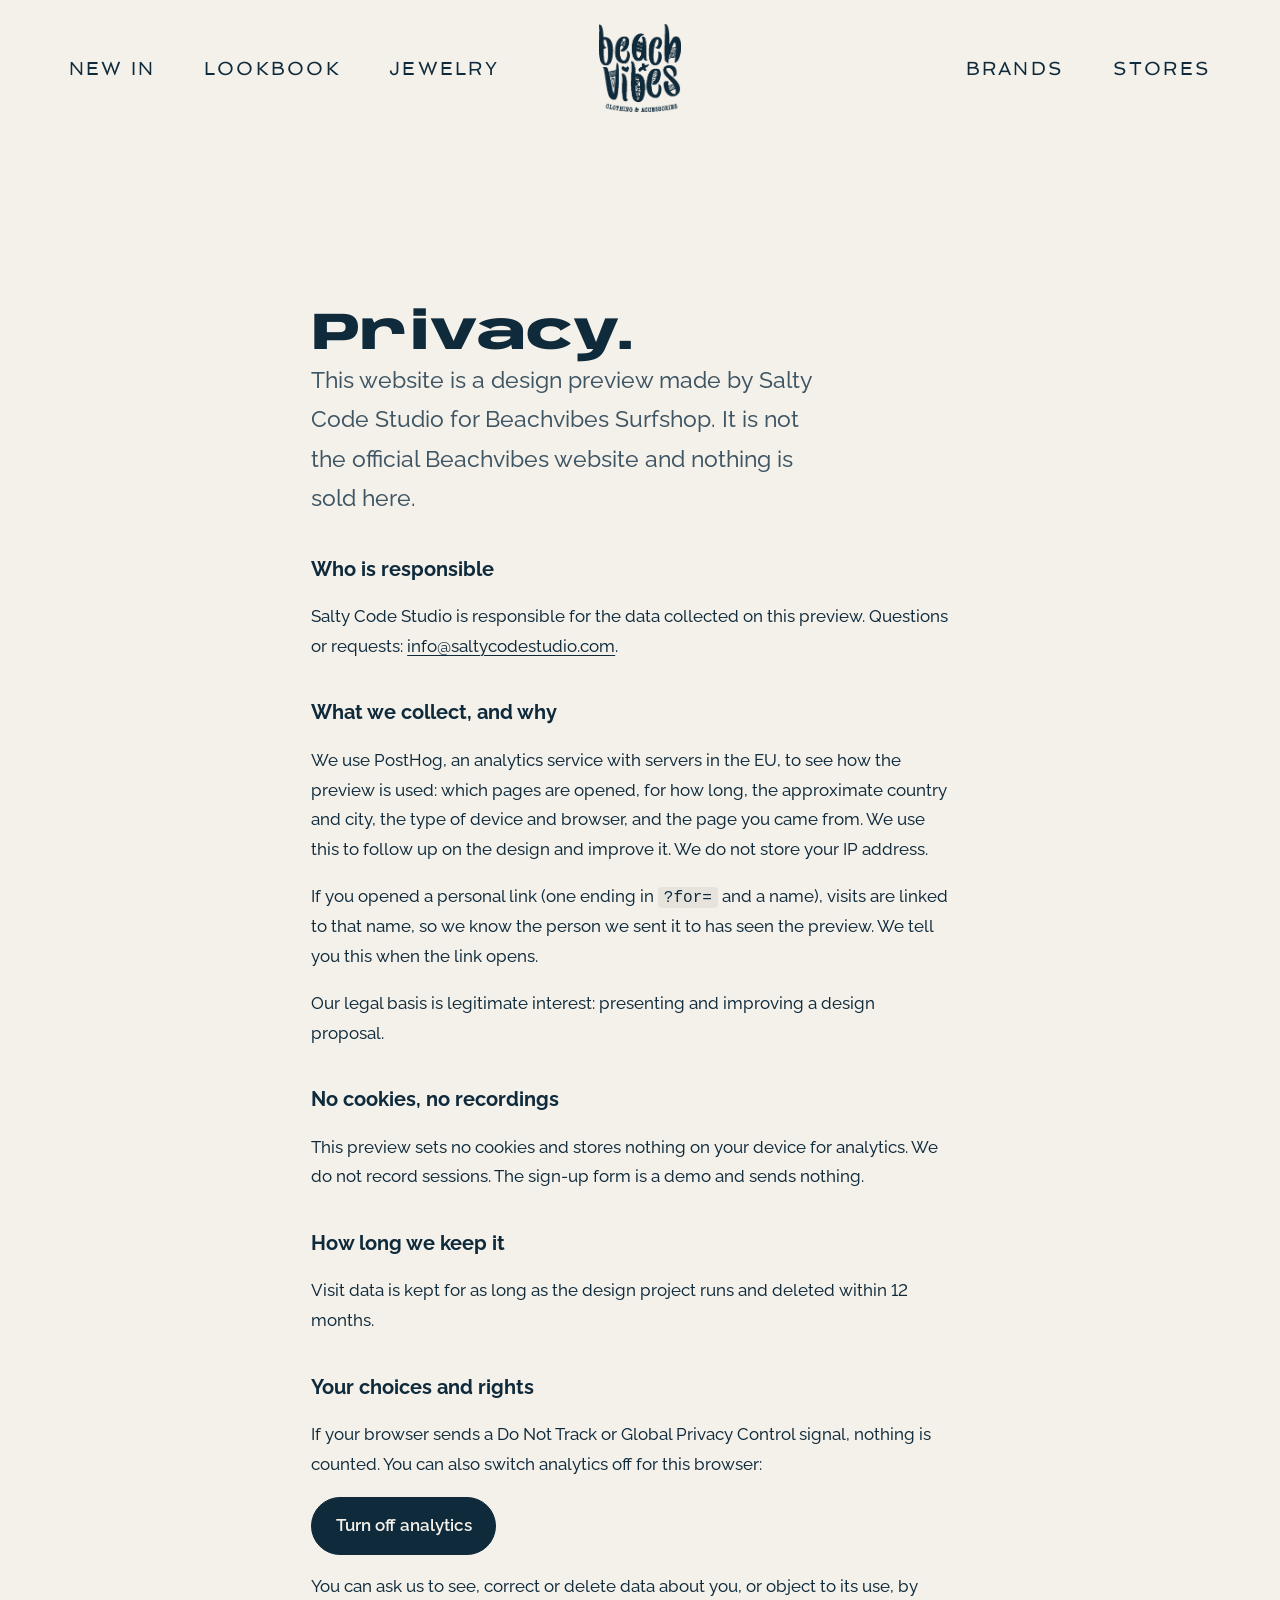
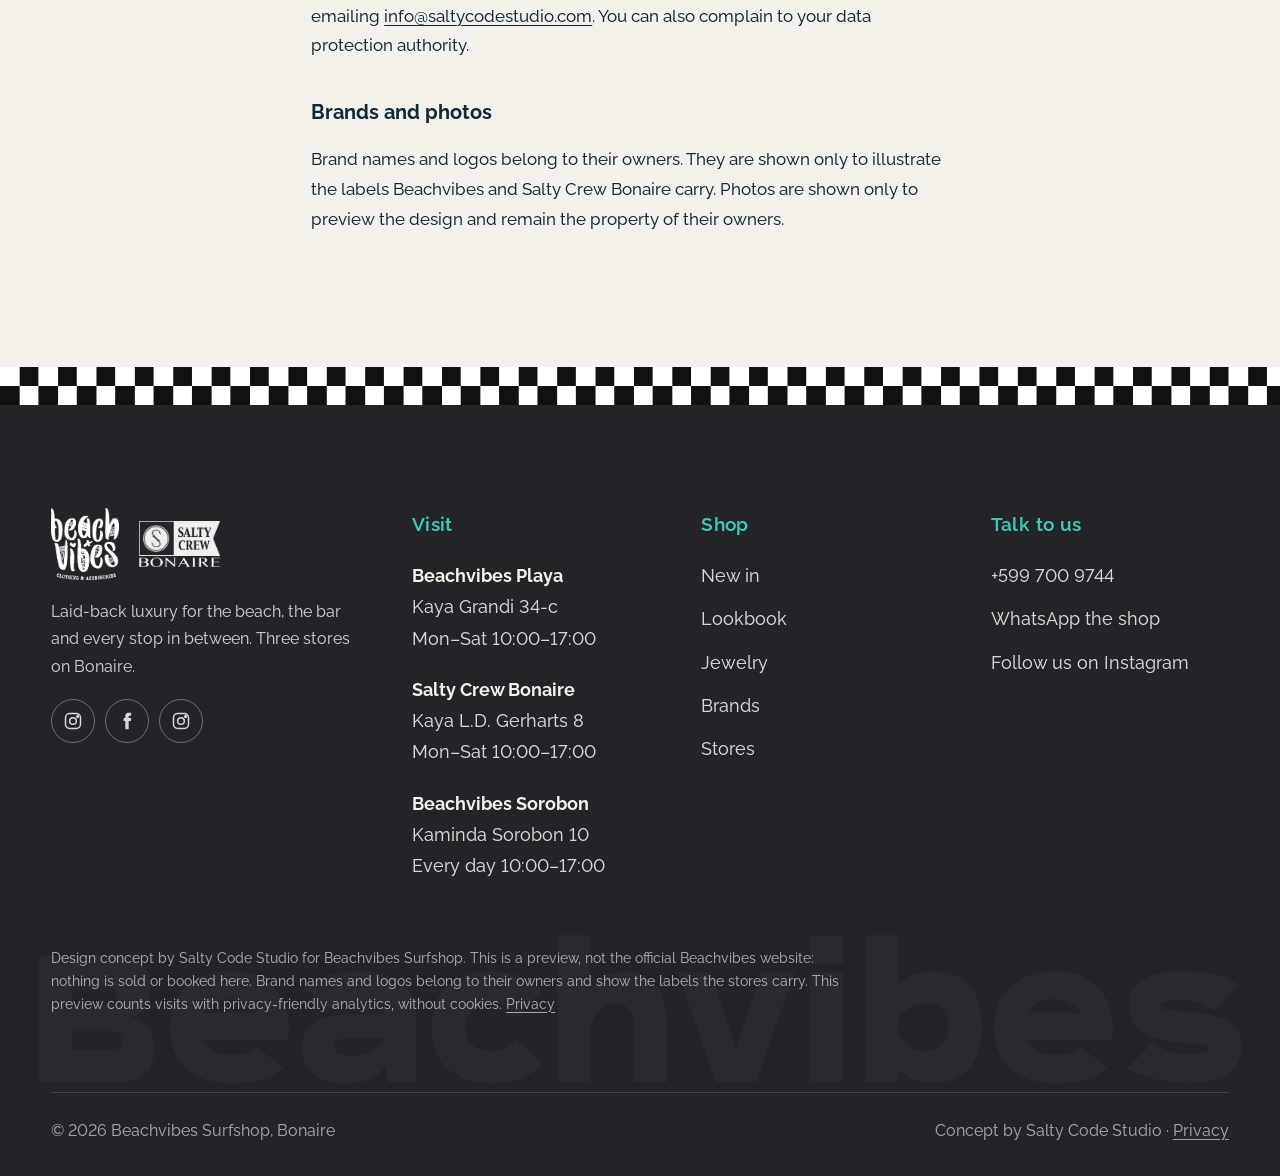
<file: site/privacy.html>
<!doctype html>
<html lang="en">
<head>
<meta charset="utf-8">
<meta name="viewport" content="width=device-width, initial-scale=1">
<title>Privacy | Beachvibes preview</title>
<meta name="description" content="How this Beachvibes website preview handles visit data.">
<meta name="robots" content="noindex, nofollow">
<meta name="theme-color" content="#F4F6F3">
<meta property="og:title" content="Privacy | Beachvibes preview">
<meta property="og:description" content="How this Beachvibes website preview handles visit data.">
<meta property="og:image" content="img/store-playa.webp">
<link rel="icon" href="img/logo-bv-ink.png">
<link rel="preconnect" href="https://fonts.googleapis.com">
<link rel="preconnect" href="https://fonts.gstatic.com" crossorigin>
<link rel="stylesheet" href="https://fonts.googleapis.com/css2?family=Anybody:wdth,wght@50..150,400..900&family=Raleway:ital,wght@0,300..800;1,300..600&family=Spinnaker&display=swap">
<link rel="stylesheet" href="css/site.css?v=46">
<script src="js/site.js?v=16" defer></script>
<script src="js/ph.js?v=1" defer></script>
<script>
addEventListener('DOMContentLoaded', function () {
  if (!window.posthog || !posthog.init) return;
  var off = false;
  try { off = localStorage.getItem('bv-optout') === '1'; } catch (e) {}
  if (off || navigator.doNotTrack === '1' || window.doNotTrack === '1' || navigator.globalPrivacyControl) return;
  var q = new URLSearchParams(location.search).get('for');
  try { if (q) sessionStorage.setItem('bv-for', q); q = q || sessionStorage.getItem('bv-for'); } catch (e) {}
  posthog.init('phc_sR76fFDoKtKRAoUWQQjFGCwRdoLHfSHaGitg4WoLi2GC', { api_host: 'https://eu.i.posthog.com', persistence: 'memory', person_profiles: 'identified_only', disable_surveys: true, disable_session_recording: true, capture_pageleave: true, property_denylist: ['$ip'] });
  posthog.register({ site: 'beach-vibes-mockup' });
  if (q) {
    posthog.register({ recipient: q }); posthog.identify('beachvibes:' + q, { name: q, site: 'beach-vibes-mockup' });
    var seen = false; try { seen = sessionStorage.getItem('bv-note') === '1'; } catch (e) {}
    if (!seen) {
      var n = document.createElement('div'); n.className = 'link-note'; n.setAttribute('role', 'status');
      n.innerHTML = '<p>This is your personal preview link, so we can see when it is opened and which pages are viewed. <a href="privacy.html">How we handle this</a></p><button type="button" aria-label="Close">×</button>';
      n.querySelector('button').onclick = function () { n.remove(); try { sessionStorage.setItem('bv-note', '1'); } catch (e) {} };
      document.body.appendChild(n);
    }
  }
});
</script>
</head>
<body data-page="privacy" class="no-hero">
<a class="skip" href="#main">Skip to content</a>
<header class="site-header">
  <div class="wrap header-grid">
    <nav class="nav nav--left" aria-label="Shop">
      <a href="new-in.html">New in</a><a href="lookbook.html">Lookbook</a><a href="jewelry.html">Jewelry</a>
    </nav>
    <a class="brand" href="index.html" aria-label="Beachvibes Surfshop, home"><img class="logo-ink" src="img/logo-bv-ink.png" alt="" width="60" height="64"><img class="logo-white" src="img/logo-bv-white.png" alt="" width="60" height="64"></a>
    <div class="header-right">
      <nav class="nav" aria-label="Visit">
        <a href="brands.html">Brands</a><a href="stores.html">Stores</a>
      </nav>
      <button class="menu-btn" aria-expanded="false" aria-controls="mobile-nav"><i></i><span>Menu</span></button>
    </div>
  </div>
</header>
<nav class="mobile-nav" id="mobile-nav" aria-label="Main">
  <a href="index.html">Home</a>
  <a href="new-in.html">New in</a><a href="lookbook.html">Lookbook</a><a href="jewelry.html">Jewelry</a><a href="brands.html">Brands</a><a href="stores.html">Stores</a>
  <div class="mobile-meta">
    <span data-status="playa" data-prefix="Playa"><span data-status-text></span></span>
    <span data-status="salty" data-prefix="Salty Crew"><span data-status-text></span></span>
    <span data-status="sorobon" data-prefix="Sorobon"><span data-status-text></span></span>
  </div>
</nav>
<main id="main">

<section class="section legal" aria-labelledby="pv-h"><div class="wrap legal-wrap">
  <h1 id="pv-h" class="display h2">Privacy.</h1>
  <p class="lede">This website is a design preview made by Salty Code Studio for Beachvibes Surfshop. It is not the official Beachvibes website and nothing is sold here.</p>

  <h2>Who is responsible</h2>
  <p>Salty Code Studio is responsible for the data collected on this preview. Questions or requests: <a href="mailto:info@saltycodestudio.com">info@saltycodestudio.com</a>.</p>

  <h2>What we collect, and why</h2>
  <p>We use PostHog, an analytics service with servers in the EU, to see how the preview is used: which pages are opened, for how long, the approximate country and city, the type of device and browser, and the page you came from. We use this to follow up on the design and improve it. We do not store your IP address.</p>
  <p>If you opened a personal link (one ending in <code>?for=</code> and a name), visits are linked to that name, so we know the person we sent it to has seen the preview. We tell you this when the link opens.</p>
  <p>Our legal basis is legitimate interest: presenting and improving a design proposal.</p>

  <h2>No cookies, no recordings</h2>
  <p>This preview sets no cookies and stores nothing on your device for analytics. We do not record sessions. The sign-up form is a demo and sends nothing.</p>

  <h2>How long we keep it</h2>
  <p>Visit data is kept for as long as the design project runs and deleted within 12 months.</p>

  <h2>Your choices and rights</h2>
  <p>If your browser sends a Do Not Track or Global Privacy Control signal, nothing is counted. You can also switch analytics off for this browser:</p>
  <p><button class="btn" type="button" data-optout>Turn off analytics</button> <span class="small" data-optout-state role="status"></span></p>
  <p>You can ask us to see, correct or delete data about you, or object to its use, by emailing <a href="mailto:info@saltycodestudio.com">info@saltycodestudio.com</a>. You can also complain to your data protection authority.</p>

  <h2>Brands and photos</h2>
  <p>Brand names and logos belong to their owners. They are shown only to illustrate the labels Beachvibes and Salty Crew Bonaire carry. Photos are shown only to preview the design and remain the property of their owners.</p>
</div></section>
<script>
(function () {
  var b = document.querySelector('[data-optout]'), s = document.querySelector('[data-optout-state]');
  function show() { var off = false; try { off = localStorage.getItem('bv-optout') === '1'; } catch (e) {} b.textContent = off ? 'Turn analytics back on' : 'Turn off analytics'; s.textContent = off ? 'Analytics is off in this browser.' : ''; }
  b.addEventListener('click', function () { try { var off = localStorage.getItem('bv-optout') === '1'; if (off) localStorage.removeItem('bv-optout'); else { localStorage.setItem('bv-optout', '1'); if (window.posthog && posthog.opt_out_capturing) posthog.opt_out_capturing(); } } catch (e) {} show(); });
  show();
})();
</script>
</main>
<div class="checker" aria-hidden="true"></div>
<footer class="site-footer">
<svg class="footer-big" viewBox="0 0 1000 132" aria-hidden="true" focusable="false"><text x="12" y="118" textLength="976" lengthAdjust="spacingAndGlyphs">Beachvibes</text></svg>
  <div class="wrap">
    <div class="footer-top">
      <div>
        <div class="footer-logos"><img src="img/logo-bv-white.png" alt="Beachvibes clothing and accessories" width="68" height="72"><img src="img/logo-salty-white.png" alt="Salty Crew Bonaire" width="82" height="46"></div>
        <p class="muted small" style="margin-top:18px;max-width:30ch">Laid-back luxury for the beach, the bar and every stop in between. Three stores on Bonaire.</p>
        <div class="socials">
          <a href="http://instagram.com/BEACHVIBESSURFSHOP" aria-label="Beachvibes on Instagram"><svg viewBox="0 0 24 24" fill="none" stroke="currentColor" stroke-width="1.8" aria-hidden="true"><rect x="3" y="3" width="18" height="18" rx="5"/><circle cx="12" cy="12" r="4"/><circle cx="17.5" cy="6.5" r="1" fill="currentColor"/></svg></a>
          <a href="http://www.facebook.com/BEACHVIBESSURFSHOP" aria-label="Beachvibes on Facebook"><svg viewBox="0 0 24 24" fill="currentColor" aria-hidden="true"><path d="M14 8.5V6.8c0-.8.5-1 .9-1H17V2.1L14 2c-3.3 0-4 2.4-4 4v2.5H8V12h2v10h4V12h2.7l.4-3.5H14Z"/></svg></a>
          <a href="http://instagram.com/SALTYCREWBONAIRE" aria-label="Salty Crew Bonaire on Instagram"><svg viewBox="0 0 24 24" fill="none" stroke="currentColor" stroke-width="1.8" aria-hidden="true"><rect x="3" y="3" width="18" height="18" rx="5"/><circle cx="12" cy="12" r="4"/><circle cx="17.5" cy="6.5" r="1" fill="currentColor"/></svg></a>
        </div>
      </div>
      <div><h2>Visit</h2><address><div><strong>Beachvibes Playa</strong>Kaya Grandi 34-c<br>Mon–Sat 10:00–17:00</div><div><strong>Salty Crew Bonaire</strong>Kaya L.D. Gerharts 8<br>Mon–Sat 10:00–17:00</div><div><strong>Beachvibes Sorobon</strong>Kaminda Sorobon 10<br>Every day 10:00–17:00</div></address></div>
      <div><h2>Shop</h2><ul><li><a href="new-in.html">New in</a></li><li><a href="lookbook.html">Lookbook</a></li><li><a href="jewelry.html">Jewelry</a></li><li><a href="brands.html">Brands</a></li><li><a href="stores.html">Stores</a></li></ul></div>
      <div><h2>Talk to us</h2><ul>
        <li><a href="tel:+5997009744">+599 700 9744</a></li>
        <li><a href="https://wa.me/5997009744">WhatsApp the shop</a></li>
        <li><a href="http://instagram.com/BEACHVIBESSURFSHOP">Follow us on Instagram</a></li>
      </ul></div>
    </div>
    <p class="footer-legal">Design concept by Salty Code Studio for Beachvibes Surfshop. This is a preview, not the official Beachvibes website: nothing is sold or booked here. Brand names and logos belong to their owners and show the labels the stores carry. This preview counts visits with privacy-friendly analytics, without cookies. <a href="privacy.html">Privacy</a></p>
    <div class="footer-bottom"><span>© <span data-year>2026</span> Beachvibes Surfshop, Bonaire</span><span>Concept by Salty Code Studio · <a href="privacy.html">Privacy</a></span></div>
  </div>
</footer>
</body>
</html>
</file>
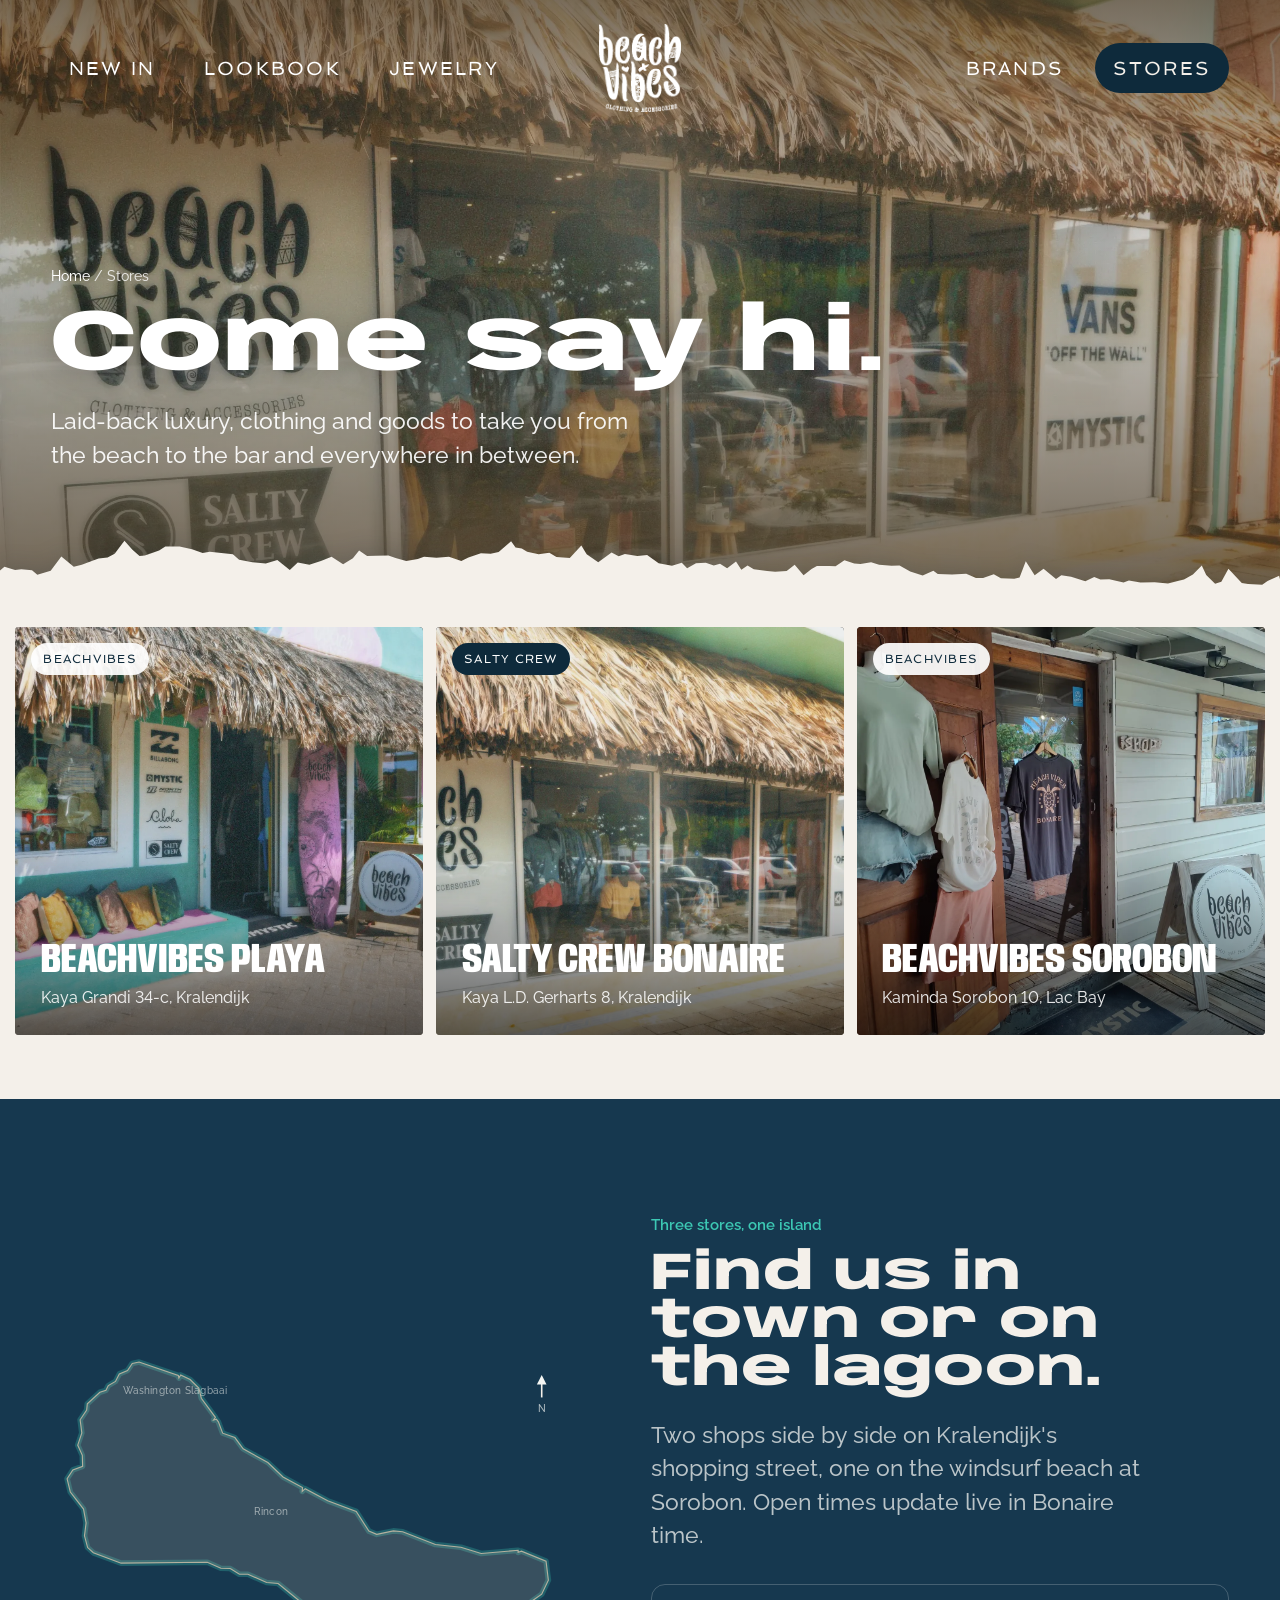
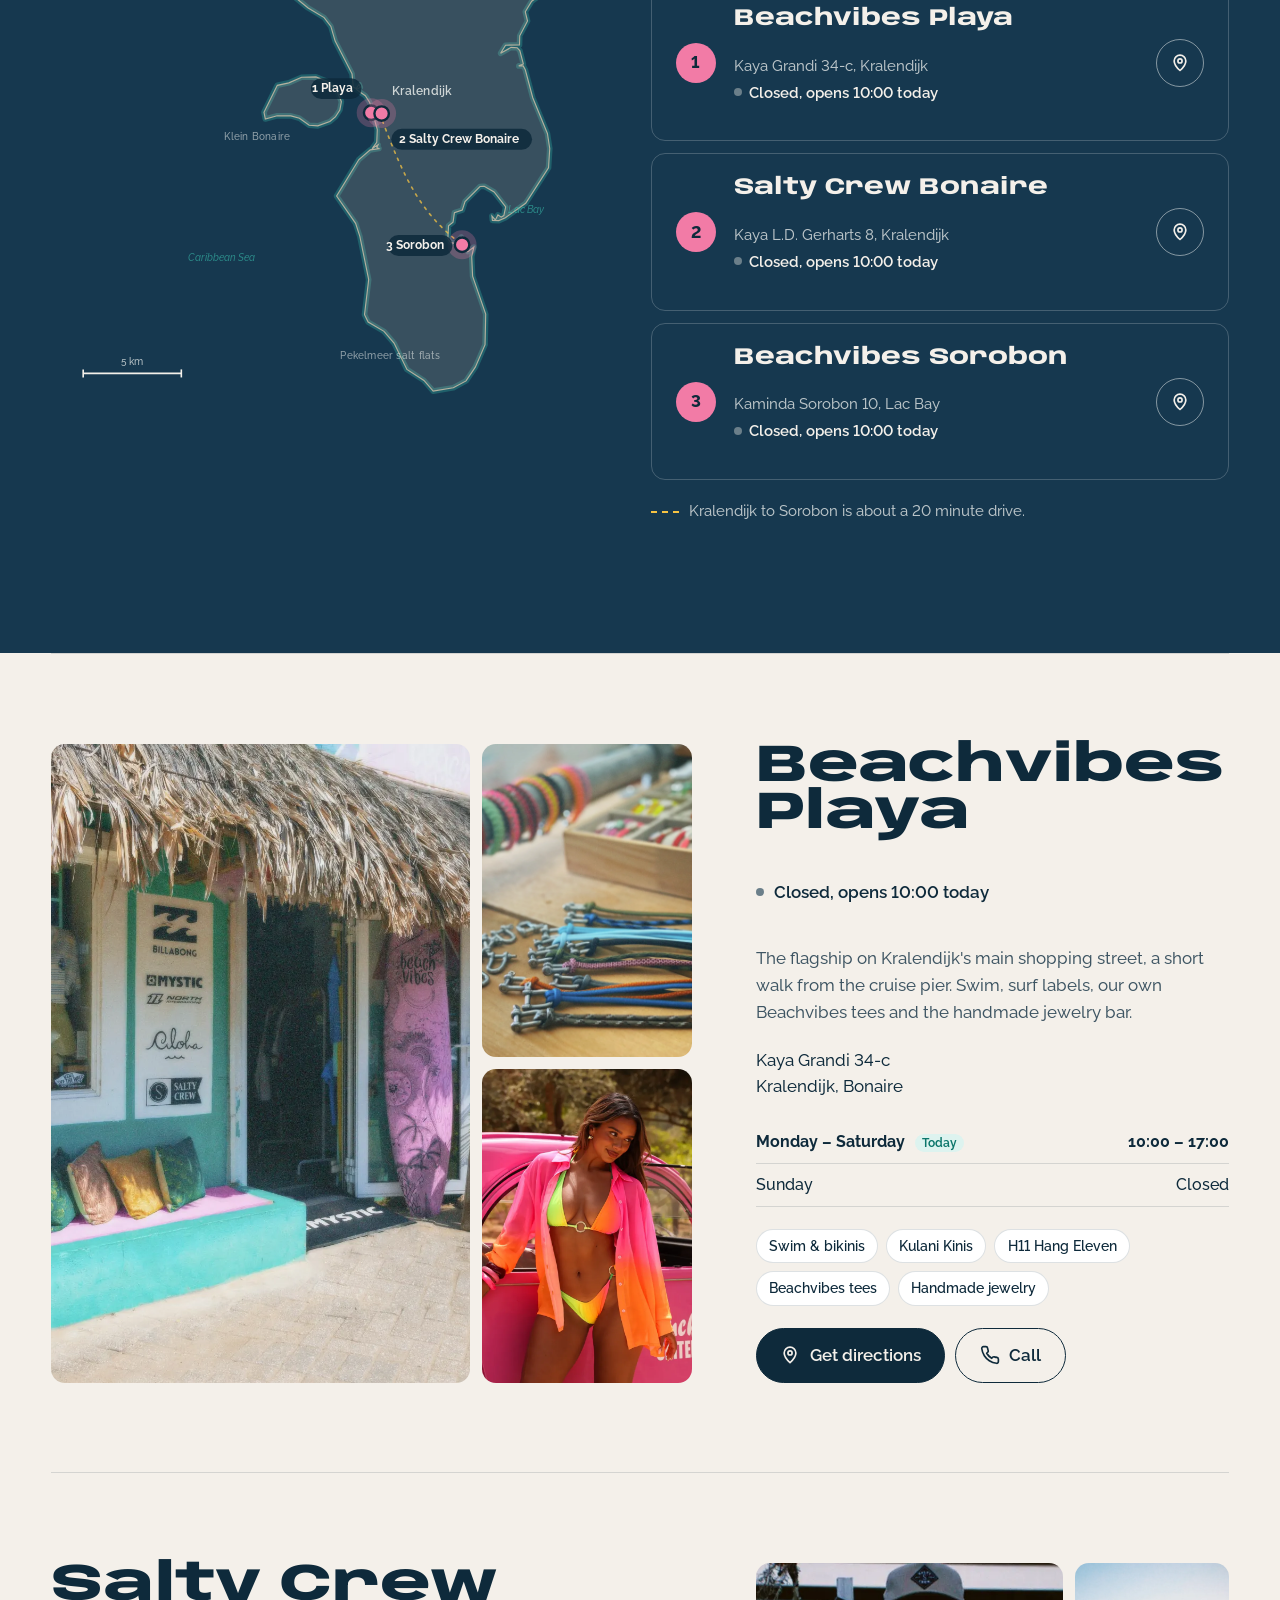
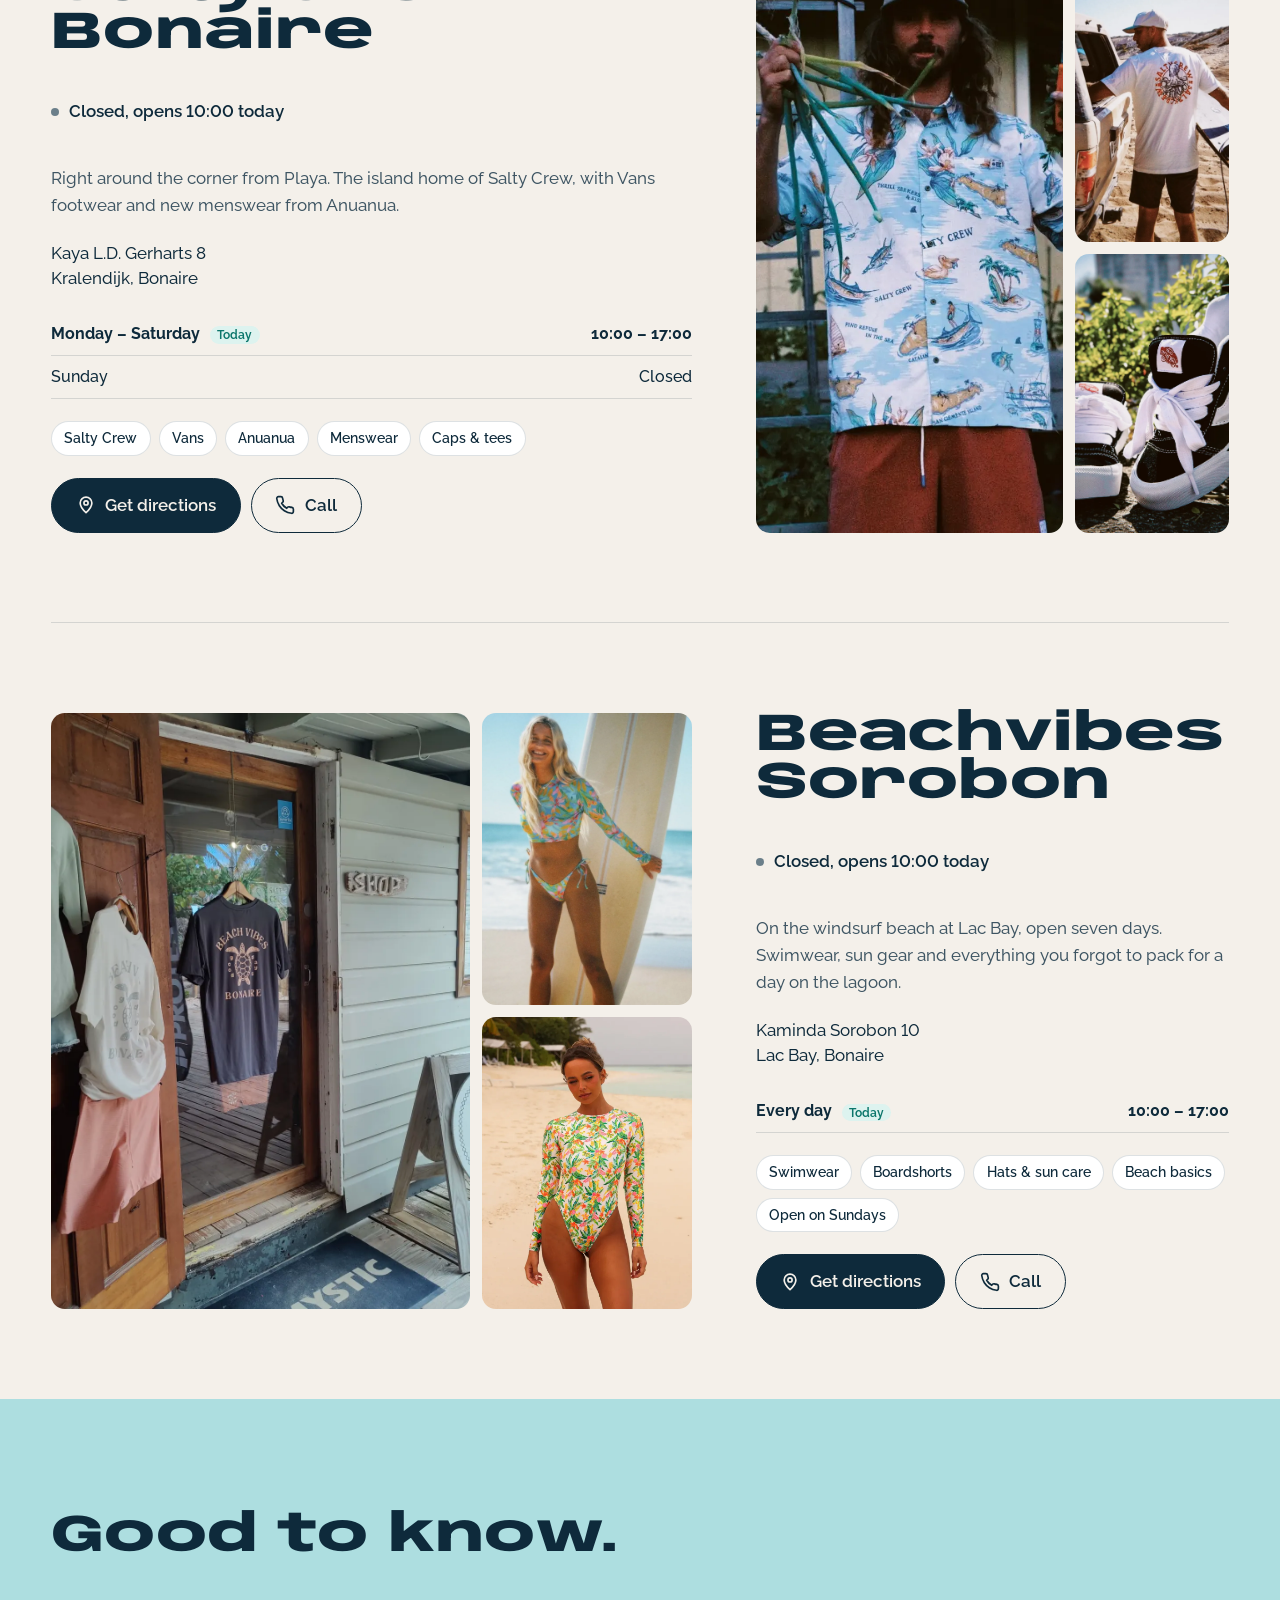
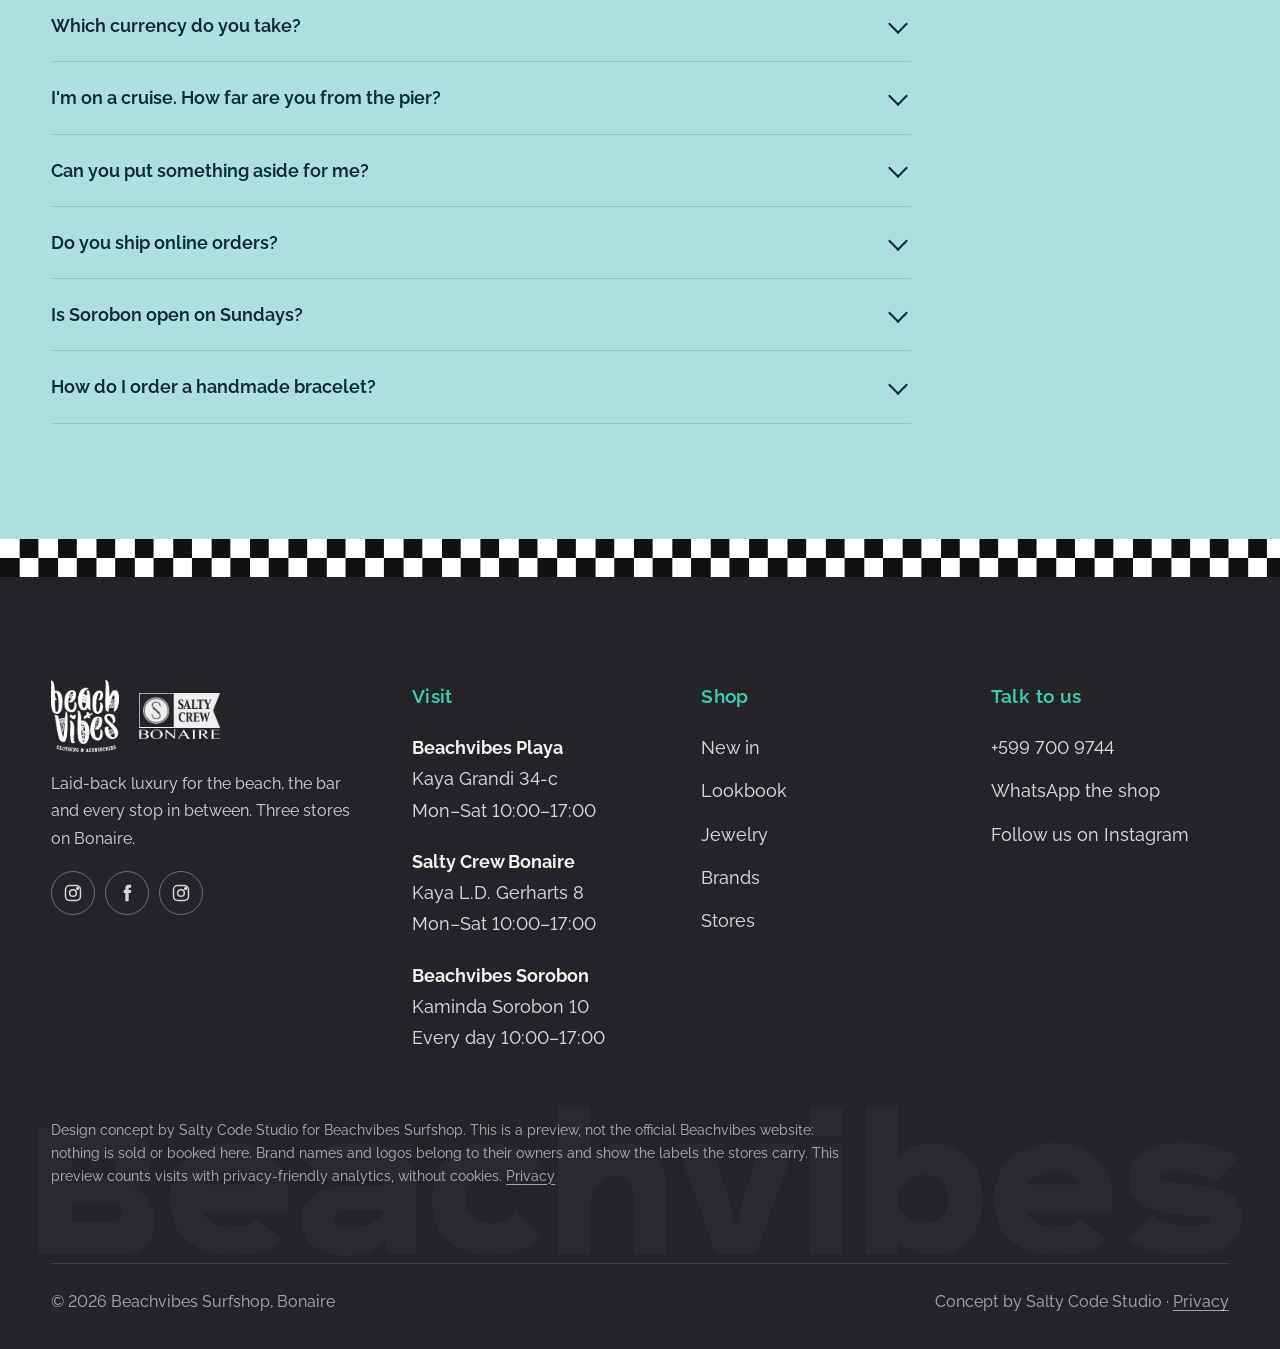
<file: site/stores.html>
<!doctype html>
<html lang="en">
<head>
<meta charset="utf-8">
<meta name="viewport" content="width=device-width, initial-scale=1">
<title>Our stores | Beachvibes Surfshop</title>
<meta name="description" content="Visit Beachvibes Playa and Salty Crew Bonaire in Kralendijk, and Beachvibes Sorobon at Lac Bay. Opening hours, directions and what you&#x27;ll find.">
<meta name="robots" content="noindex, nofollow">
<meta name="theme-color" content="#F4F6F3">
<meta property="og:title" content="Our stores | Beachvibes Surfshop">
<meta property="og:description" content="Visit Beachvibes Playa and Salty Crew Bonaire in Kralendijk, and Beachvibes Sorobon at Lac Bay. Opening hours, directions and what you&#x27;ll find.">
<meta property="og:image" content="img/store-playa.webp">
<link rel="icon" href="img/logo-bv-ink.png">
<link rel="preconnect" href="https://fonts.googleapis.com">
<link rel="preconnect" href="https://fonts.gstatic.com" crossorigin>
<link rel="stylesheet" href="https://fonts.googleapis.com/css2?family=Anybody:wdth,wght@50..150,400..900&family=Raleway:ital,wght@0,300..800;1,300..600&family=Spinnaker&display=swap">
<link rel="stylesheet" href="css/site.css?v=46">
<script src="js/site.js?v=16" defer></script>
<script src="js/ph.js?v=1" defer></script>
<script>
addEventListener('DOMContentLoaded', function () {
  if (!window.posthog || !posthog.init) return;
  var off = false;
  try { off = localStorage.getItem('bv-optout') === '1'; } catch (e) {}
  if (off || navigator.doNotTrack === '1' || window.doNotTrack === '1' || navigator.globalPrivacyControl) return;
  var q = new URLSearchParams(location.search).get('for');
  try { if (q) sessionStorage.setItem('bv-for', q); q = q || sessionStorage.getItem('bv-for'); } catch (e) {}
  posthog.init('phc_sR76fFDoKtKRAoUWQQjFGCwRdoLHfSHaGitg4WoLi2GC', { api_host: 'https://eu.i.posthog.com', persistence: 'memory', person_profiles: 'identified_only', disable_surveys: true, disable_session_recording: true, capture_pageleave: true, property_denylist: ['$ip'] });
  posthog.register({ site: 'beach-vibes-mockup' });
  if (q) {
    posthog.register({ recipient: q }); posthog.identify('beachvibes:' + q, { name: q, site: 'beach-vibes-mockup' });
    var seen = false; try { seen = sessionStorage.getItem('bv-note') === '1'; } catch (e) {}
    if (!seen) {
      var n = document.createElement('div'); n.className = 'link-note'; n.setAttribute('role', 'status');
      n.innerHTML = '<p>This is your personal preview link, so we can see when it is opened and which pages are viewed. <a href="privacy.html">How we handle this</a></p><button type="button" aria-label="Close">×</button>';
      n.querySelector('button').onclick = function () { n.remove(); try { sessionStorage.setItem('bv-note', '1'); } catch (e) {} };
      document.body.appendChild(n);
    }
  }
});
</script>
</head>
<body data-page="stores" class="has-hero">
<a class="skip" href="#main">Skip to content</a>
<header class="site-header">
  <div class="wrap header-grid">
    <nav class="nav nav--left" aria-label="Shop">
      <a href="new-in.html">New in</a><a href="lookbook.html">Lookbook</a><a href="jewelry.html">Jewelry</a>
    </nav>
    <a class="brand" href="index.html" aria-label="Beachvibes Surfshop, home"><img class="logo-ink" src="img/logo-bv-ink.png" alt="" width="60" height="64"><img class="logo-white" src="img/logo-bv-white.png" alt="" width="60" height="64"></a>
    <div class="header-right">
      <nav class="nav" aria-label="Visit">
        <a href="brands.html">Brands</a><a href="stores.html" aria-current=page>Stores</a>
      </nav>
      <button class="menu-btn" aria-expanded="false" aria-controls="mobile-nav"><i></i><span>Menu</span></button>
    </div>
  </div>
</header>
<nav class="mobile-nav" id="mobile-nav" aria-label="Main">
  <a href="index.html">Home</a>
  <a href="new-in.html">New in</a><a href="lookbook.html">Lookbook</a><a href="jewelry.html">Jewelry</a><a href="brands.html">Brands</a><a href="stores.html" aria-current=page>Stores</a>
  <div class="mobile-meta">
    <span data-status="playa" data-prefix="Playa"><span data-status-text></span></span>
    <span data-status="salty" data-prefix="Salty Crew"><span data-status-text></span></span>
    <span data-status="sorobon" data-prefix="Sorobon"><span data-status-text></span></span>
  </div>
</nav>
<main id="main">

<section class="page-hero" style="--deep:#46351f">
  <img class="hero-bg" src="img/store-front-xl.webp" alt="" style="object-position:50% 55%" fetchpriority="high">
  <div class="hero-shade"></div>
  <div class="wrap page-hero-inner">
    <p class="crumbs"><a href="index.html">Home</a> / Stores</p>
    <h1 class="display h1">Come say hi.</h1>
    <p class="lede">Laid-back luxury, clothing and goods to take you from the beach to the bar and everywhere in between.</p>
  </div>
  <svg class="torn" viewBox="0 0 1440 100" preserveAspectRatio="none" aria-hidden="true"><path fill="var(--salt)" d="M0,100 L0,53.0 L5,48.7 L17,52.4 L24,51.6 L36,52.7 L42,57.7 L57,53.2 L69,37.4 L83,48.8 L92,46.5 L104,42.2 L111,39.5 L121,38.5 L129,34.3 L140,19.8 L149,29.8 L157,36.8 L163,36.3 L179,30.6 L186,26.3 L202,26.2 L216,29.3 L228,33.6 L236,32.0 L249,33.5 L262,34.8 L269,40.9 L284,43.8 L299,45.2 L312,41.4 L326,52.5 L335,44.0 L348,46.6 L361,42.5 L373,37.7 L386,46.0 L397,39.4 L404,30.7 L413,36.7 L423,36.5 L437,36.4 L445,39.2 L457,42.3 L470,40.1 L477,37.7 L491,38.7 L505,37.7 L519,42.5 L527,38.4 L541,33.7 L552,34.2 L561,32.3 L575,20.5 L580,27.3 L587,28.5 L593,32.1 L606,34.9 L618,33.1 L626,37.9 L641,39.2 L654,25.1 L660,34.8 L673,43.7 L688,33.0 L696,37.2 L703,34.5 L717,36.9 L728,35.8 L741,45.0 L756,47.7 L767,44.3 L773,50.5 L783,44.8 L794,44.5 L803,47.5 L810,45.4 L818,50.6 L828,42.9 L834,52.3 L841,47.5 L848,51.7 L863,53.7 L872,54.4 L885,53.7 L894,46.6 L904,58.3 L913,51.3 L919,47.9 L933,48.1 L940,48.4 L950,41.7 L961,45.2 L968,45.7 L980,43.8 L989,46.7 L1003,47.7 L1012,47.5 L1024,54.0 L1038,58.7 L1050,53.4 L1055,57.0 L1071,57.6 L1087,56.7 L1098,61.5 L1106,61.5 L1118,57.3 L1126,61.6 L1141,62.2 L1147,60.9 L1154,42.7 L1164,58.3 L1174,51.2 L1188,62.4 L1194,58.3 L1205,60.0 L1221,65.1 L1231,60.4 L1238,63.0 L1248,62.9 L1264,66.4 L1270,64.2 L1283,66.4 L1299,66.0 L1314,67.6 L1325,64.7 L1332,63.1 L1342,57.6 L1352,47.3 L1357,58.1 L1367,67.9 L1374,65.5 L1382,51.1 L1397,67.1 L1404,68.2 L1420,69.0 L1426,64.7 L1439,58.9 L1440,62.9 L1440,100 Z"/></svg>
</section>
<section class="stores-first" aria-label="Our three stores"><ul class="shops"><li class="shop" data-store="playa"><a href="stores.html#playa">
  <img src="img/store-playa.webp" alt="Beachvibes Playa: thatched roof, turquoise bench and beach bags by the door" loading="lazy" width="900" height="900">
  <span class="shop-label">Beachvibes</span>
  <span class="shop-body"><span class="shop-name">Beachvibes Playa</span><span class="shop-addr">Kaya Grandi 34-c, Kralendijk</span></span>
</a></li><li class="shop" data-store="salty"><a href="stores.html#salty">
  <img src="img/store-front.webp" alt="Shop window with Beachvibes and Salty Crew signs under a thatched roof" loading="lazy" width="900" height="900">
  <span class="shop-label">Salty Crew</span>
  <span class="shop-body"><span class="shop-name">Salty Crew Bonaire</span><span class="shop-addr">Kaya L.D. Gerharts 8, Kralendijk</span></span>
</a></li><li class="shop" data-store="sorobon"><a href="stores.html#sorobon">
  <img src="img/store-sorobon.webp" alt="Tees hanging at the door of the wooden Sorobon beach shop" loading="lazy" width="900" height="900">
  <span class="shop-label">Beachvibes</span>
  <span class="shop-body"><span class="shop-name">Beachvibes Sorobon</span><span class="shop-addr">Kaminda Sorobon 10, Lac Bay</span></span>
</a></li></ul></section>
<section class="section on-ink on-sea" data-island aria-labelledby="island-h" style="--sec-bg:#16384f">
  <div class="wrap island">
    <figure class="map-figure">
  <svg class="map-svg" viewBox="-20 -10 650 800" role="img" aria-labelledby="map-t map-d">
    <title id="map-t">Map of Bonaire with our three stores</title>
    <desc id="map-d">Beachvibes Playa and Salty Crew Bonaire sit side by side in Kralendijk on the west coast. Beachvibes Sorobon is on Lac Bay on the east coast, about a 20 minute drive.</desc>
    <path class="reef" d="M0.0,145.1L4.0,161.7L20.4,182.8L23.6,200.0L21.6,216.0L25.5,230.6L32.6,237.1L67.1,250.0L174.3,248.9L191.1,256.3L202.8,256.7L214.2,263.8L224.7,263.8L248.0,274.1L262.3,275.3L299.6,305.7L319.5,317.7L327.9,328.7L333.2,346.9L354.2,387.6L355.8,404.3L359.5,405.8L362.9,400.7L364.4,404.2L359.7,407.2L370.7,414.8L376.1,423.1L385.6,457.0L384.9,472.6L379.0,480.7L386.6,475.7L385.1,479.1L387.6,480.5L376.8,482.1L362.7,494.1L335.0,539.5L358.6,573.4L363.9,589.6L374.9,643.4L369.7,687.0L374.2,696.2L393.9,707.7L406.4,722.3L422.4,755.1L443.6,768.8L455.1,782.0L480.2,777.9L496.0,769.3L507.5,752.2L519.6,724.2L520.4,686.2L504.1,639.0L503.0,614.9L505.7,602.8L498.2,608.6L489.9,590.4L482.8,598.5L476.8,597.2L473.4,592.3L474.2,576.4L479.8,572.1L481.5,560.2L491.3,557.0L494.7,546.4L513.3,527.7L518.5,527.3L530.8,534.4L545.2,553.0L542.9,563.8L539.6,565.7L535.6,562.9L532.4,569.2L528.1,564.3L528.7,569.8L536.7,570.0L544.9,566.4L570.1,548.5L598.5,504.4L600.0,480.3L597.1,461.7L578.9,417.3L569.6,382.5L567.0,377.7L561.5,377.7L567.2,375.3L562.8,358.7L559.5,355.1L551.9,354.7L538.9,362.1L545.1,352.0L562.4,351.6L562.7,340.3L572.4,321.9L569.6,310.5L577.6,297.3L590.0,288.6L598.3,271.1L595.4,247.6L564.9,235.1L560.7,236.5L560.7,234.0L514.8,238.0L489.6,230.3L457.9,226.9L417.2,211.0L405.5,209.9L384.9,214.2L375.2,210.2L359.5,185.8L324.0,172.5L296.0,157.4L292.3,160.7L292.7,156.1L268.5,142.8L249.6,124.9L218.9,107.9L208.6,93.9L193.4,88.4L188.1,74.4L185.6,71.0L182.1,72.0L184.4,68.7L166.9,45.0L163.8,32.3L153.0,21.7L141.2,16.0L139.0,19.8L138.3,16.7L89.5,0.0L81.0,1.7L75.1,10.5L64.9,14.8L60.1,24.1L51.2,29.3L48.3,35.2L40.7,37.6L25.1,52.0L24.3,59.8L16.2,71.8L18.3,88.1L13.2,103.3L18.9,116.0L19.3,129.6L7.1,134.1L0.0,145.1Z"/><path class="reef" d="M244.7,435.3L246.4,443.7L261.2,439.7L278.2,439.9L288.8,442.9L300.9,451.5L311.7,452.3L326.7,446.9L333.5,441.2L339.1,432.6L341.0,422.2L335.1,407.9L323.1,396.9L309.3,391.4L291.5,391.8L275.6,398.8L261.3,401.9L244.7,435.3Z"/>
    <path class="land" d="M0.0,145.1L4.0,161.7L20.4,182.8L23.6,200.0L21.6,216.0L25.5,230.6L32.6,237.1L67.1,250.0L174.3,248.9L191.1,256.3L202.8,256.7L214.2,263.8L224.7,263.8L248.0,274.1L262.3,275.3L299.6,305.7L319.5,317.7L327.9,328.7L333.2,346.9L354.2,387.6L355.8,404.3L359.5,405.8L362.9,400.7L364.4,404.2L359.7,407.2L370.7,414.8L376.1,423.1L385.6,457.0L384.9,472.6L379.0,480.7L386.6,475.7L385.1,479.1L387.6,480.5L376.8,482.1L362.7,494.1L335.0,539.5L358.6,573.4L363.9,589.6L374.9,643.4L369.7,687.0L374.2,696.2L393.9,707.7L406.4,722.3L422.4,755.1L443.6,768.8L455.1,782.0L480.2,777.9L496.0,769.3L507.5,752.2L519.6,724.2L520.4,686.2L504.1,639.0L503.0,614.9L505.7,602.8L498.2,608.6L489.9,590.4L482.8,598.5L476.8,597.2L473.4,592.3L474.2,576.4L479.8,572.1L481.5,560.2L491.3,557.0L494.7,546.4L513.3,527.7L518.5,527.3L530.8,534.4L545.2,553.0L542.9,563.8L539.6,565.7L535.6,562.9L532.4,569.2L528.1,564.3L528.7,569.8L536.7,570.0L544.9,566.4L570.1,548.5L598.5,504.4L600.0,480.3L597.1,461.7L578.9,417.3L569.6,382.5L567.0,377.7L561.5,377.7L567.2,375.3L562.8,358.7L559.5,355.1L551.9,354.7L538.9,362.1L545.1,352.0L562.4,351.6L562.7,340.3L572.4,321.9L569.6,310.5L577.6,297.3L590.0,288.6L598.3,271.1L595.4,247.6L564.9,235.1L560.7,236.5L560.7,234.0L514.8,238.0L489.6,230.3L457.9,226.9L417.2,211.0L405.5,209.9L384.9,214.2L375.2,210.2L359.5,185.8L324.0,172.5L296.0,157.4L292.3,160.7L292.7,156.1L268.5,142.8L249.6,124.9L218.9,107.9L208.6,93.9L193.4,88.4L188.1,74.4L185.6,71.0L182.1,72.0L184.4,68.7L166.9,45.0L163.8,32.3L153.0,21.7L141.2,16.0L139.0,19.8L138.3,16.7L89.5,0.0L81.0,1.7L75.1,10.5L64.9,14.8L60.1,24.1L51.2,29.3L48.3,35.2L40.7,37.6L25.1,52.0L24.3,59.8L16.2,71.8L18.3,88.1L13.2,103.3L18.9,116.0L19.3,129.6L7.1,134.1L0.0,145.1Z"/><path class="land" d="M244.7,435.3L246.4,443.7L261.2,439.7L278.2,439.9L288.8,442.9L300.9,451.5L311.7,452.3L326.7,446.9L333.5,441.2L339.1,432.6L341.0,422.2L335.1,407.9L323.1,396.9L309.3,391.4L291.5,391.8L275.6,398.8L261.3,401.9L244.7,435.3Z"/>
    <text class="place" x="70" y="40">Washington Slagbaai</text>
    <text class="place" x="232" y="190">Rincon</text>
    <text class="place" x="236" y="470" text-anchor="middle">Klein Bonaire</text>
    <text class="place place--big" x="404" y="414">Kralendijk</text>
    <text class="water" x="548" y="560">Lac Bay</text>
    <text class="place" x="402" y="742" text-anchor="middle">Pekelmeer salt flats</text>
    <text class="water" x="150" y="620">Caribbean Sea</text>
    <path class="route" d="M392 446 C 420 520, 440 560, 486 596"/>
    <g class="pin" data-store="playa" tabindex="0" role="button" aria-label="Beachvibes Playa, Kaya Grandi 34-c">
  <circle class="halo" cx="378" cy="436" r="18"/><circle class="core" cx="378" cy="436" r="9"/>
  <rect class="label-bg" x="303" y="393" width="63" height="26" rx="13"/>
  <text class="label" x="356" y="410" text-anchor="end">1  Playa</text></g><g class="pin" data-store="salty" tabindex="0" role="button" aria-label="Salty Crew Bonaire, Kaya L.D. Gerharts 8">
  <circle class="halo" cx="391" cy="437" r="18"/><circle class="core" cx="391" cy="437" r="9"/>
  <rect class="label-bg" x="403" y="456" width="175" height="26" rx="13"/>
  <text class="label" x="413" y="473" text-anchor="start">2  Salty Crew Bonaire</text></g><g class="pin" data-store="sorobon" tabindex="0" role="button" aria-label="Beachvibes Sorobon, Kaminda Sorobon 10">
  <circle class="halo" cx="491" cy="600" r="18"/><circle class="core" cx="491" cy="600" r="9"/>
  <rect class="label-bg" x="399" y="588" width="80" height="26" rx="13"/>
  <text class="label" x="469" y="605" text-anchor="end">3  Sorobon</text></g>
    <g class="scale" transform="translate(20 760)"><line x1="0" y1="0" x2="122" y2="0"/><line x1="0" y1="-5" x2="0" y2="5"/><line x1="122" y1="-5" x2="122" y2="5"/><text x="61" y="-10" text-anchor="middle">5 km</text></g>
    <g transform="translate(590 30)" class="scale"><line x1="0" y1="14" x2="0" y2="-10"/><path d="M-6 -2 0 -14 6 -2Z" fill="#F4F6F3"/><text x="0" y="32" text-anchor="middle">N</text></g>
  </svg>
</figure>
    <div>
      <p class="kicker">Three stores, one island</p>
      <h2 id="island-h" class="display h2">Find us in town or on the lagoon.</h2>
      <p class="lede" style="margin:22px 0 32px">Two shops side by side on Kralendijk's shopping street, one on the windsurf beach at Sorobon. Open times update live in Bonaire time.</p>
      <ul class="store-list"><li class="store-card" data-store="playa">
  <span class="store-num" aria-hidden="true">1</span>
  <h3 class="h3">Beachvibes Playa</h3>
  <p class="meta"><span>Kaya Grandi 34-c, Kralendijk</span><span class="status" data-status="playa"><span class="dot"></span><span data-status-text>Mon–Sat 10:00–17:00</span></span></p>
  <div class="actions"><a class="icon-btn" href="https://maps.app.goo.gl/fyhPpwQhxos6Yfyj6" target="_blank" rel="noopener" aria-label="Directions to Beachvibes Playa in Google Maps"><svg viewBox="0 0 24 24" fill="none" stroke="currentColor" stroke-width="2" stroke-linecap="round" stroke-linejoin="round" aria-hidden="true"><path d="M12 21s-7-6.2-7-11.5A7 7 0 0 1 19 9.5C19 14.8 12 21 12 21Z"/><circle cx="12" cy="9.5" r="2.5"/></svg></a></div>
</li><li class="store-card" data-store="salty">
  <span class="store-num" aria-hidden="true">2</span>
  <h3 class="h3">Salty Crew Bonaire</h3>
  <p class="meta"><span>Kaya L.D. Gerharts 8, Kralendijk</span><span class="status" data-status="salty"><span class="dot"></span><span data-status-text>Mon–Sat 10:00–17:00</span></span></p>
  <div class="actions"><a class="icon-btn" href="https://maps.app.goo.gl/wudYQwenV5TNmC4S7" target="_blank" rel="noopener" aria-label="Directions to Salty Crew Bonaire in Google Maps"><svg viewBox="0 0 24 24" fill="none" stroke="currentColor" stroke-width="2" stroke-linecap="round" stroke-linejoin="round" aria-hidden="true"><path d="M12 21s-7-6.2-7-11.5A7 7 0 0 1 19 9.5C19 14.8 12 21 12 21Z"/><circle cx="12" cy="9.5" r="2.5"/></svg></a></div>
</li><li class="store-card" data-store="sorobon">
  <span class="store-num" aria-hidden="true">3</span>
  <h3 class="h3">Beachvibes Sorobon</h3>
  <p class="meta"><span>Kaminda Sorobon 10, Lac Bay</span><span class="status" data-status="sorobon"><span class="dot"></span><span data-status-text>Every day 10:00–17:00</span></span></p>
  <div class="actions"><a class="icon-btn" href="https://maps.app.goo.gl/JkyehBdrmAwRNgUM7" target="_blank" rel="noopener" aria-label="Directions to Beachvibes Sorobon in Google Maps"><svg viewBox="0 0 24 24" fill="none" stroke="currentColor" stroke-width="2" stroke-linecap="round" stroke-linejoin="round" aria-hidden="true"><path d="M12 21s-7-6.2-7-11.5A7 7 0 0 1 19 9.5C19 14.8 12 21 12 21Z"/><circle cx="12" cy="9.5" r="2.5"/></svg></a></div>
</li></ul>
      <p class="drive-note muted">Kralendijk to Sorobon is about a 20 minute drive.</p>
    </div>
  </div>
</section>
<div class="wrap"><article class="store-block" id="playa" aria-labelledby="playa-h">
  <div class="store-photos">
    <img class="tall" src="img/store-playa.webp" alt="Beachvibes Playa store" loading="lazy">
    <img class="sq" src="img/jw-bracelets.webp" alt="" loading="lazy"><img class="sq" src="img/lb-30.webp" alt="" loading="lazy">
  </div>
  <div class="store-info">
    <h2 id="playa-h" class="display h2">Beachvibes<br>Playa</h2>
    <p class="status-line" data-status="playa"><span class="dot"></span><span data-status-text>Mon–Sat 10:00–17:00</span></p>
    <p class="muted" style="margin:0">The flagship on Kralendijk's main shopping street, a short walk from the cruise pier. Swim, surf labels, our own Beachvibes tees and the handmade jewelry bar.</p>
    <address class="addr">Kaya Grandi 34-c<br>Kralendijk, Bonaire</address>
    <table class="hours"><caption class="sr-only">Opening hours, Beachvibes Playa</caption><tbody><tr data-days="1 2 3 4 5 6"><th scope="row">Monday – Saturday</th><td>10:00 – 17:00</td></tr><tr data-days="0"><th scope="row">Sunday</th><td>Closed</td></tr></tbody></table>
    <ul class="find-here" aria-label="What you'll find here"><li>Swim &amp; bikinis</li><li>Kulani Kinis</li><li>H11 Hang Eleven</li><li>Beachvibes tees</li><li>Handmade jewelry</li></ul>
    <div class="store-actions">
      <a class="btn" href="https://maps.app.goo.gl/fyhPpwQhxos6Yfyj6" target="_blank" rel="noopener"><svg viewBox="0 0 24 24" fill="none" stroke="currentColor" stroke-width="2" stroke-linecap="round" stroke-linejoin="round" aria-hidden="true"><path d="M12 21s-7-6.2-7-11.5A7 7 0 0 1 19 9.5C19 14.8 12 21 12 21Z"/><circle cx="12" cy="9.5" r="2.5"/></svg>Get directions</a>
      <a class="btn btn--ghost" href="tel:+5997009744"><svg viewBox="0 0 24 24" fill="none" stroke="currentColor" stroke-width="2" stroke-linecap="round" stroke-linejoin="round" aria-hidden="true"><path d="M22 16.9v3a2 2 0 0 1-2.2 2 19.8 19.8 0 0 1-8.6-3.1 19.5 19.5 0 0 1-6-6A19.8 19.8 0 0 1 2.1 4.2 2 2 0 0 1 4.1 2h3a2 2 0 0 1 2 1.7c.1 1 .4 1.9.7 2.8a2 2 0 0 1-.5 2.1L8 9.9a16 16 0 0 0 6 6l1.3-1.3a2 2 0 0 1 2.1-.4c.9.3 1.8.6 2.8.7a2 2 0 0 1 1.7 2Z"/></svg>Call</a>
    </div>
  </div>
</article><article class="store-block" id="salty" aria-labelledby="salty-h">
  <div class="store-photos">
    <img class="tall" src="img/salty-shirt.webp" alt="Salty Crew Bonaire store" loading="lazy">
    <img class="sq" src="img/salty-truck.webp" alt="" loading="lazy"><img class="sq" src="img/vans-knu-close.webp" alt="" loading="lazy">
  </div>
  <div class="store-info">
    <h2 id="salty-h" class="display h2">Salty Crew Bonaire</h2>
    <p class="status-line" data-status="salty"><span class="dot"></span><span data-status-text>Mon–Sat 10:00–17:00</span></p>
    <p class="muted" style="margin:0">Right around the corner from Playa. The island home of Salty Crew, with Vans footwear and new menswear from Anuanua.</p>
    <address class="addr">Kaya L.D. Gerharts 8<br>Kralendijk, Bonaire</address>
    <table class="hours"><caption class="sr-only">Opening hours, Salty Crew Bonaire</caption><tbody><tr data-days="1 2 3 4 5 6"><th scope="row">Monday – Saturday</th><td>10:00 – 17:00</td></tr><tr data-days="0"><th scope="row">Sunday</th><td>Closed</td></tr></tbody></table>
    <ul class="find-here" aria-label="What you'll find here"><li>Salty Crew</li><li>Vans</li><li>Anuanua</li><li>Menswear</li><li>Caps &amp; tees</li></ul>
    <div class="store-actions">
      <a class="btn" href="https://maps.app.goo.gl/wudYQwenV5TNmC4S7" target="_blank" rel="noopener"><svg viewBox="0 0 24 24" fill="none" stroke="currentColor" stroke-width="2" stroke-linecap="round" stroke-linejoin="round" aria-hidden="true"><path d="M12 21s-7-6.2-7-11.5A7 7 0 0 1 19 9.5C19 14.8 12 21 12 21Z"/><circle cx="12" cy="9.5" r="2.5"/></svg>Get directions</a>
      <a class="btn btn--ghost" href="tel:+5997009744"><svg viewBox="0 0 24 24" fill="none" stroke="currentColor" stroke-width="2" stroke-linecap="round" stroke-linejoin="round" aria-hidden="true"><path d="M22 16.9v3a2 2 0 0 1-2.2 2 19.8 19.8 0 0 1-8.6-3.1 19.5 19.5 0 0 1-6-6A19.8 19.8 0 0 1 2.1 4.2 2 2 0 0 1 4.1 2h3a2 2 0 0 1 2 1.7c.1 1 .4 1.9.7 2.8a2 2 0 0 1-.5 2.1L8 9.9a16 16 0 0 0 6 6l1.3-1.3a2 2 0 0 1 2.1-.4c.9.3 1.8.6 2.8.7a2 2 0 0 1 1.7 2Z"/></svg>Call</a>
    </div>
  </div>
</article><article class="store-block" id="sorobon" aria-labelledby="sorobon-h">
  <div class="store-photos">
    <img class="tall" src="img/store-sorobon.webp" alt="Beachvibes Sorobon store" loading="lazy">
    <img class="sq" src="img/lb-08.webp" alt="" loading="lazy"><img class="sq" src="img/lb-16.webp" alt="" loading="lazy">
  </div>
  <div class="store-info">
    <h2 id="sorobon-h" class="display h2">Beachvibes<br>Sorobon</h2>
    <p class="status-line" data-status="sorobon"><span class="dot"></span><span data-status-text>Every day 10:00–17:00</span></p>
    <p class="muted" style="margin:0">On the windsurf beach at Lac Bay, open seven days. Swimwear, sun gear and everything you forgot to pack for a day on the lagoon.</p>
    <address class="addr">Kaminda Sorobon 10<br>Lac Bay, Bonaire</address>
    <table class="hours"><caption class="sr-only">Opening hours, Beachvibes Sorobon</caption><tbody><tr data-days="1 2 3 4 5 6 0"><th scope="row">Every day</th><td>10:00 – 17:00</td></tr></tbody></table>
    <ul class="find-here" aria-label="What you'll find here"><li>Swimwear</li><li>Boardshorts</li><li>Hats &amp; sun care</li><li>Beach basics</li><li>Open on Sundays</li></ul>
    <div class="store-actions">
      <a class="btn" href="https://maps.app.goo.gl/JkyehBdrmAwRNgUM7" target="_blank" rel="noopener"><svg viewBox="0 0 24 24" fill="none" stroke="currentColor" stroke-width="2" stroke-linecap="round" stroke-linejoin="round" aria-hidden="true"><path d="M12 21s-7-6.2-7-11.5A7 7 0 0 1 19 9.5C19 14.8 12 21 12 21Z"/><circle cx="12" cy="9.5" r="2.5"/></svg>Get directions</a>
      <a class="btn btn--ghost" href="tel:+5997009744"><svg viewBox="0 0 24 24" fill="none" stroke="currentColor" stroke-width="2" stroke-linecap="round" stroke-linejoin="round" aria-hidden="true"><path d="M22 16.9v3a2 2 0 0 1-2.2 2 19.8 19.8 0 0 1-8.6-3.1 19.5 19.5 0 0 1-6-6A19.8 19.8 0 0 1 2.1 4.2 2 2 0 0 1 4.1 2h3a2 2 0 0 1 2 1.7c.1 1 .4 1.9.7 2.8a2 2 0 0 1-.5 2.1L8 9.9a16 16 0 0 0 6 6l1.3-1.3a2 2 0 0 1 2.1-.4c.9.3 1.8.6 2.8.7a2 2 0 0 1 1.7 2Z"/></svg>Call</a>
    </div>
  </div>
</article></div>
<section class="section" aria-labelledby="faq-h" style="background:#addee0"><div class="wrap">
  <h2 id="faq-h" class="display h2" style="margin-bottom:28px">Good to know.</h2>
  <div class="faq"><details><summary>Which currency do you take?</summary><p>Prices are in US dollars, Bonaire's currency.</p></details><details><summary>I'm on a cruise. How far are you from the pier?</summary><p>Beachvibes Playa and Salty Crew Bonaire are on Kralendijk's main shopping street, a few minutes' walk from the cruise pier.</p></details><details><summary>Can you put something aside for me?</summary><p>Yes. Send us a WhatsApp message with what you'd like and which store you'll visit, and we'll keep it at the counter.</p></details><details><summary>Do you ship online orders?</summary><p>Not at the moment. Everything is sold in our three stores on Bonaire.</p></details><details><summary>Is Sorobon open on Sundays?</summary><p>Yes. Beachvibes Sorobon is open every day from 10:00 to 17:00. Playa and Salty Crew are closed on Sundays.</p></details><details><summary>How do I order a handmade bracelet?</summary><p>Design it on our jewelry page and send it via WhatsApp, or pick your colours at the counter in Beachvibes Playa.</p></details></div>
</div></section>
</main>
<div class="checker" aria-hidden="true"></div>
<footer class="site-footer">
<svg class="footer-big" viewBox="0 0 1000 132" aria-hidden="true" focusable="false"><text x="12" y="118" textLength="976" lengthAdjust="spacingAndGlyphs">Beachvibes</text></svg>
  <div class="wrap">
    <div class="footer-top">
      <div>
        <div class="footer-logos"><img src="img/logo-bv-white.png" alt="Beachvibes clothing and accessories" width="68" height="72"><img src="img/logo-salty-white.png" alt="Salty Crew Bonaire" width="82" height="46"></div>
        <p class="muted small" style="margin-top:18px;max-width:30ch">Laid-back luxury for the beach, the bar and every stop in between. Three stores on Bonaire.</p>
        <div class="socials">
          <a href="http://instagram.com/BEACHVIBESSURFSHOP" aria-label="Beachvibes on Instagram"><svg viewBox="0 0 24 24" fill="none" stroke="currentColor" stroke-width="1.8" aria-hidden="true"><rect x="3" y="3" width="18" height="18" rx="5"/><circle cx="12" cy="12" r="4"/><circle cx="17.5" cy="6.5" r="1" fill="currentColor"/></svg></a>
          <a href="http://www.facebook.com/BEACHVIBESSURFSHOP" aria-label="Beachvibes on Facebook"><svg viewBox="0 0 24 24" fill="currentColor" aria-hidden="true"><path d="M14 8.5V6.8c0-.8.5-1 .9-1H17V2.1L14 2c-3.3 0-4 2.4-4 4v2.5H8V12h2v10h4V12h2.7l.4-3.5H14Z"/></svg></a>
          <a href="http://instagram.com/SALTYCREWBONAIRE" aria-label="Salty Crew Bonaire on Instagram"><svg viewBox="0 0 24 24" fill="none" stroke="currentColor" stroke-width="1.8" aria-hidden="true"><rect x="3" y="3" width="18" height="18" rx="5"/><circle cx="12" cy="12" r="4"/><circle cx="17.5" cy="6.5" r="1" fill="currentColor"/></svg></a>
        </div>
      </div>
      <div><h2>Visit</h2><address><div><strong>Beachvibes Playa</strong>Kaya Grandi 34-c<br>Mon–Sat 10:00–17:00</div><div><strong>Salty Crew Bonaire</strong>Kaya L.D. Gerharts 8<br>Mon–Sat 10:00–17:00</div><div><strong>Beachvibes Sorobon</strong>Kaminda Sorobon 10<br>Every day 10:00–17:00</div></address></div>
      <div><h2>Shop</h2><ul><li><a href="new-in.html">New in</a></li><li><a href="lookbook.html">Lookbook</a></li><li><a href="jewelry.html">Jewelry</a></li><li><a href="brands.html">Brands</a></li><li><a href="stores.html">Stores</a></li></ul></div>
      <div><h2>Talk to us</h2><ul>
        <li><a href="tel:+5997009744">+599 700 9744</a></li>
        <li><a href="https://wa.me/5997009744">WhatsApp the shop</a></li>
        <li><a href="http://instagram.com/BEACHVIBESSURFSHOP">Follow us on Instagram</a></li>
      </ul></div>
    </div>
    <p class="footer-legal">Design concept by Salty Code Studio for Beachvibes Surfshop. This is a preview, not the official Beachvibes website: nothing is sold or booked here. Brand names and logos belong to their owners and show the labels the stores carry. This preview counts visits with privacy-friendly analytics, without cookies. <a href="privacy.html">Privacy</a></p>
    <div class="footer-bottom"><span>© <span data-year>2026</span> Beachvibes Surfshop, Bonaire</span><span>Concept by Salty Code Studio · <a href="privacy.html">Privacy</a></span></div>
  </div>
</footer>
</body>
</html>
</file>
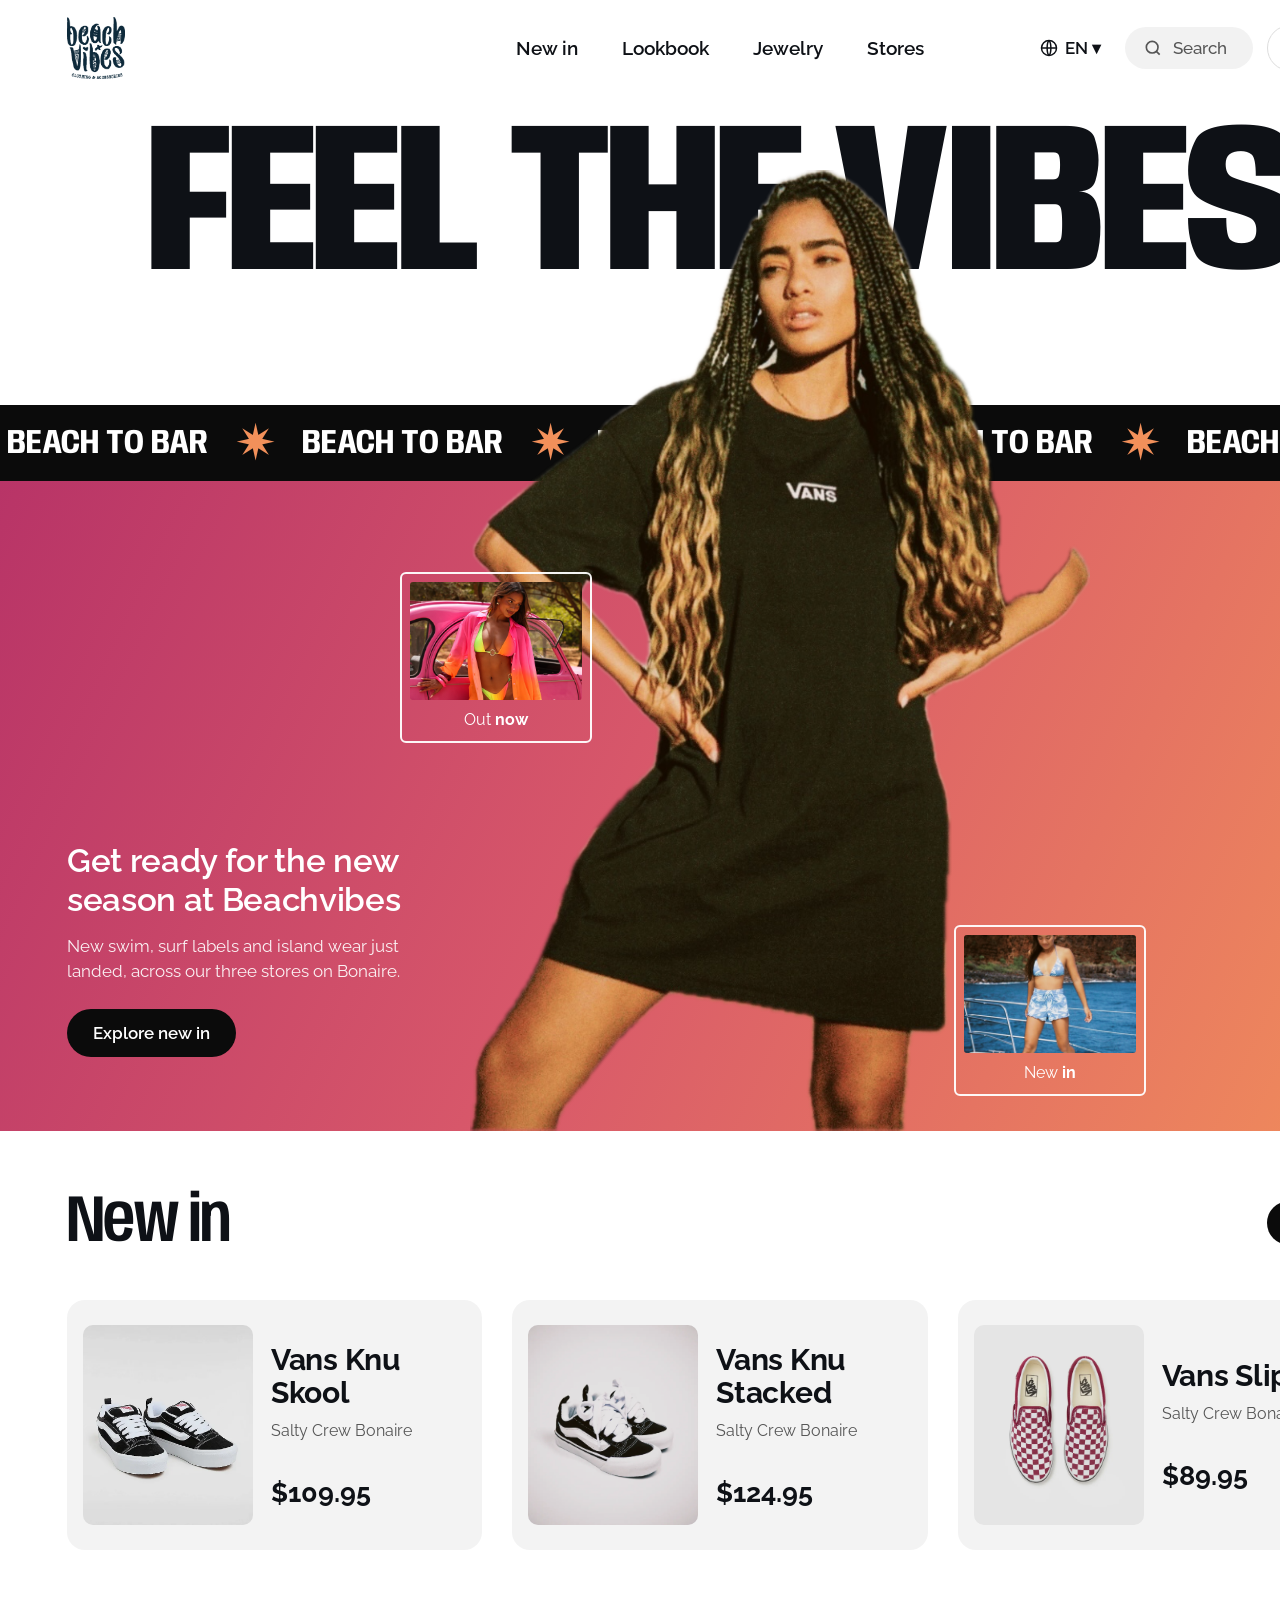
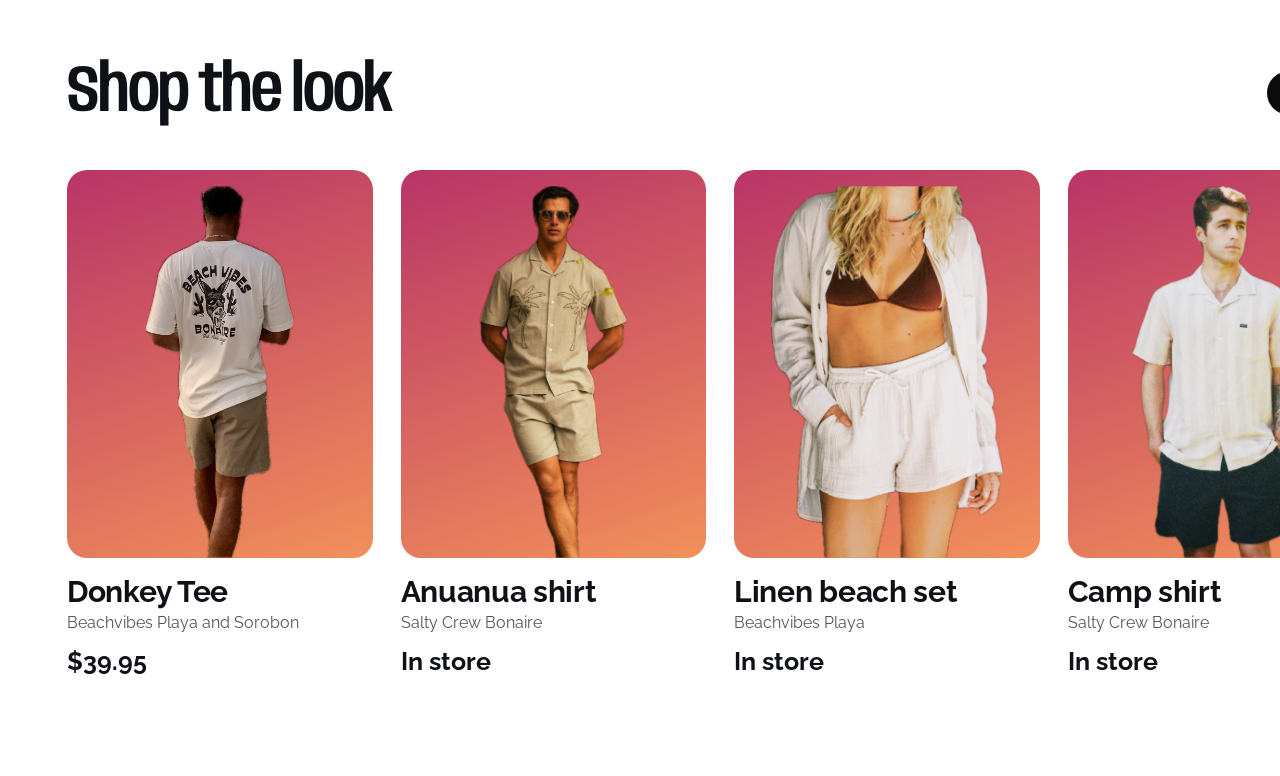
<file: presentation/src/comp-clean.html>
<!doctype html>
<html lang="en"><head><meta charset="utf-8">
<title>Beachvibes comp (clean)</title>
<link rel="stylesheet" href="https://fonts.googleapis.com/css2?family=Anybody:wdth,wght@50..150,400..900&family=Raleway:wght@400..800&display=swap">
<style>
:root{--g1:#B83467;--g2:#F2905A;--ink:#0E1116}
*{box-sizing:border-box;margin:0}
html,body{width:1440px;background:#fff}
body{font-family:Raleway,sans-serif;color:var(--ink);height:2376px;overflow:hidden;position:relative}
header{height:96px;display:grid;grid-template-columns:1fr auto 1fr;align-items:center;padding:0 67px}
header .logo{height:62px}
header nav{display:flex;gap:44px;font-size:19px;font-weight:600}
.tools{justify-self:end;display:flex;align-items:center;gap:14px;font-size:17px;font-weight:600}
.lang{display:flex;align-items:center;gap:6px;margin-right:10px}
.search{display:flex;align-items:center;gap:10px;background:#F2F2F2;border-radius:999px;padding:11px 26px 11px 18px;color:#555;font-weight:500}
.ic{width:46px;height:46px;border-radius:50%;border:1.5px solid #ddd;display:grid;place-items:center}
.ic svg,.lang svg,.search svg{width:20px;height:20px}
.headline{position:absolute;left:0;right:0;top:104px;text-align:center;font-family:Anybody,sans-serif;font-stretch:78%;font-weight:800;font-size:212px;line-height:1;letter-spacing:-.035em;z-index:1}
.ticker{position:absolute;left:0;right:0;top:405px;height:76px;background:#0b0b0b;color:#fff;display:flex;align-items:center;gap:30px;white-space:nowrap;overflow:hidden;font-family:Anybody,sans-serif;font-stretch:85%;font-weight:700;font-size:34px;z-index:2;padding-left:0}
.ticker i{color:var(--g2);font-style:normal;font-size:40px}
.hero{position:absolute;left:0;right:0;top:481px;height:650px;background:linear-gradient(115deg,var(--g1) 0%,#D8586A 45%,var(--g2) 100%);overflow:hidden;z-index:0}
.model{position:absolute;z-index:3;left:470px;top:170px;height:961px}
.copy{position:absolute;z-index:4;left:67px;top:842px;color:#fff;width:380px}
.copy h2{font-size:33px;font-weight:600;line-height:1.18;letter-spacing:-.01em}
.copy p{font-size:17px;line-height:1.45;margin:14px 0 26px;opacity:.92}
.btn{display:inline-block;background:#0b0b0b;color:#fff;border-radius:999px;padding:14px 26px;font-size:17px;font-weight:600}
.thumb{position:absolute;z-index:4;border:2.5px solid rgba(255,255,255,.95);border-radius:6px;padding:8px 8px 12px;width:192px;color:#fff;font-size:16px;text-align:center}
.thumb img{width:100%;height:118px;object-fit:cover;border-radius:3px;display:block;margin-bottom:10px}
.thumb b{font-weight:700}
.t1{left:400px;top:572px}.t2{left:954px;top:925px}
.pager{position:absolute;z-index:4;right:66px;top:705px;display:grid;gap:10px;justify-items:center}
.pager i{width:9px;height:9px;border-radius:50%;background:rgba(255,255,255,.7)}
.pager i.on{height:42px;border-radius:6px;background:#fff}
section{position:absolute;left:67px;right:67px}
.s1{top:1190px}.s2{top:1660px}
.sh{display:flex;justify-content:space-between;align-items:center;margin-bottom:44px}
.sh h3{font-family:Anybody,sans-serif;font-stretch:80%;font-weight:600;font-size:66px;letter-spacing:-.03em;line-height:1}
.pill{background:#0b0b0b;color:#fff;border-radius:999px;padding:12px 26px;font-size:17px;font-weight:600}
.row3{display:grid;grid-template-columns:repeat(3,1fr);gap:30px}
.pc{background:#F3F3F3;border-radius:18px;height:250px;display:grid;grid-template-columns:170px 1fr;align-items:center;padding:20px 24px 20px 16px;gap:18px}
.pc img{width:170px;height:200px;object-fit:cover;object-position:50% 60%;border-radius:10px;mix-blend-mode:multiply}
.pc h4{font-size:30px;font-weight:700;letter-spacing:-.01em;line-height:1.1}
.pc .meta{font-size:16px;color:#555;margin-top:10px;line-height:1.5}
.pc .price{font-size:27px;font-weight:700;margin-top:34px}
.row4{display:grid;grid-template-columns:repeat(4,1fr);gap:28px}
.lc .ph{height:388px;border-radius:20px;overflow:hidden;background:linear-gradient(160deg,var(--g1),var(--g2));position:relative}
.lc .ph img{position:absolute;left:50%;bottom:0;transform:translateX(-50%);height:96%}
.lc h4{font-size:30px;font-weight:700;letter-spacing:-.01em;margin-top:16px}
.lc .meta{font-size:16px;color:#555;margin-top:4px}
.lc .price{font-size:25px;font-weight:700;margin-top:14px}
</style></head>
<body>
<header>
  <img class="logo" src="../../site/img/logo-bv-ink.png" alt="Beachvibes">
  <nav><span>New in</span><span>Lookbook</span><span>Jewelry</span><span>Stores</span></nav>
  <div class="tools">
    <span class="lang"><svg viewBox="0 0 24 24" fill="none" stroke="currentColor" stroke-width="1.8"><circle cx="12" cy="12" r="9"/><path d="M3 12h18M12 3c3 3 3 15 0 18M12 3c-3 3-3 15 0 18"/></svg>EN ▾</span>
    <span class="search"><svg viewBox="0 0 24 24" fill="none" stroke="currentColor" stroke-width="2"><circle cx="11" cy="11" r="7"/><path d="m20 20-4-4"/></svg>Search</span>
    <span class="ic"><svg viewBox="0 0 24 24" fill="none" stroke="currentColor" stroke-width="1.8"><path d="M12 20s-7-4.4-7-10a4 4 0 0 1 7-2.6A4 4 0 0 1 19 10c0 5.6-7 10-7 10Z"/></svg></span>
    <span class="ic"><svg viewBox="0 0 24 24" fill="none" stroke="currentColor" stroke-width="1.8"><path d="M12 21s-7-6.2-7-11.5A7 7 0 0 1 19 9.5C19 14.8 12 21 12 21Z"/><circle cx="12" cy="9.5" r="2.5"/></svg></span>
  </div>
</header>
<div class="headline">FEEL THE VIBES</div>
<div class="ticker"><span>&nbsp;BEACH TO BAR</span><i>✷</i><span>BEACH TO BAR</span><i>✷</i><span>BEACH TO BAR</span><i>✷</i><span>BEACH TO BAR</span><i>✷</i><span>BEACH TO BAR</span><i>✷</i><span>BEACH TO BAR</span></div>
<div class="hero"></div>
<img class="model" src="img/cut-p42.png" alt="">
<div class="thumb t1"><img src="../../src-photos/p54.webp" alt="" style="object-position:50% 30%">Out <b>now</b></div>
<div class="thumb t2"><img src="../../src-photos/p45.jpg" alt="" style="object-position:50% 35%">New <b>in</b></div>
<div class="copy">
  <h2>Get ready for the new season at Beachvibes</h2>
  <p>New swim, surf labels and island wear just landed, across our three stores on Bonaire.</p>
  <span class="btn">Explore new in</span>
</div>
<div class="pager"><i class="on"></i><i></i><i></i></div>

<section class="s1">
  <div class="sh"><h3>New in</h3><span class="pill">See all</span></div>
  <div class="row3">
    <div class="pc"><img src="../../site/img/vans-knu-skool.webp" alt=""><div><h4>Vans Knu Skool</h4><p class="meta">Salty Crew Bonaire</p><p class="price">$109.95</p></div></div>
    <div class="pc"><img src="../../site/img/vans-knu-stacked.webp" alt=""><div><h4>Vans Knu Stacked</h4><p class="meta">Salty Crew Bonaire</p><p class="price">$124.95</p></div></div>
    <div class="pc"><img src="../../site/img/vans-slipon.webp" alt=""><div><h4>Vans Slip-On</h4><p class="meta">Salty Crew Bonaire</p><p class="price">$89.95</p></div></div>
  </div>
</section>

<section class="s2">
  <div class="sh"><h3>Shop the look</h3><span class="pill">See all</span></div>
  <div class="row4">
    <div class="lc"><div class="ph"><img src="img/cut-p19.png" alt=""></div><h4>Donkey Tee</h4><p class="meta">Beachvibes Playa and Sorobon</p><p class="price">$39.95</p></div>
    <div class="lc"><div class="ph"><img src="img/cut-p23.png" alt=""></div><h4>Anuanua shirt</h4><p class="meta">Salty Crew Bonaire</p><p class="price">In store</p></div>
    <div class="lc"><div class="ph"><img src="img/cut-p10.png" alt=""></div><h4>Linen beach set</h4><p class="meta">Beachvibes Playa</p><p class="price">In store</p></div>
    <div class="lc"><div class="ph"><img src="img/cut-p18.png" alt=""></div><h4>Camp shirt</h4><p class="meta">Salty Crew Bonaire</p><p class="price">In store</p></div>
  </div>
</section>
</body></html>
</file>
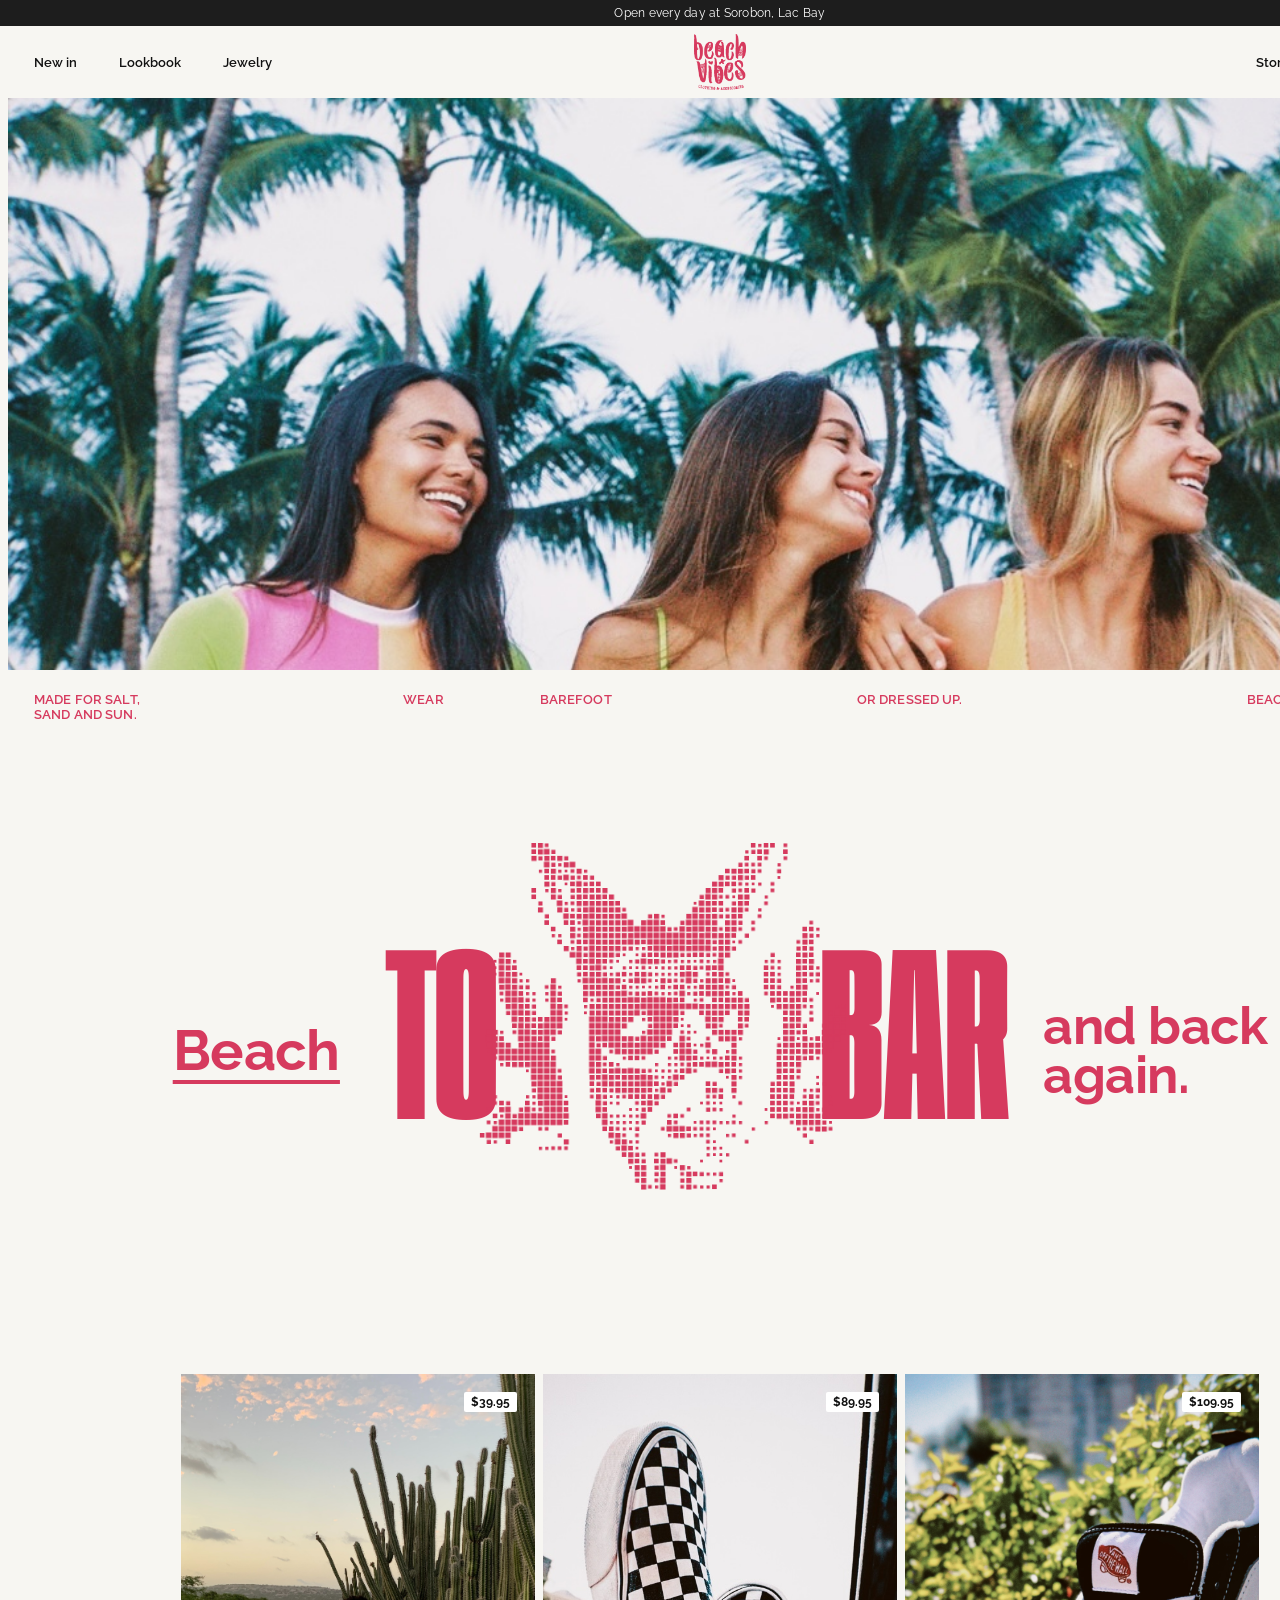
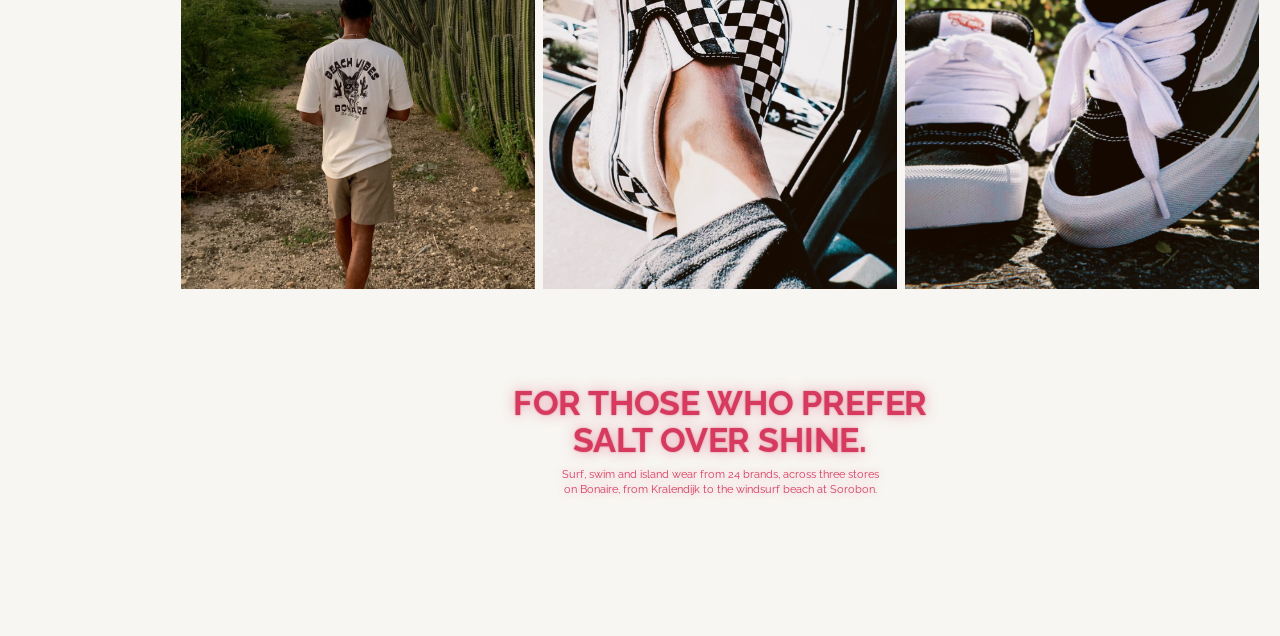
<file: presentation/src/comp-sky.html>
<!doctype html>
<html lang="en"><head><meta charset="utf-8">
<title>Beachvibes comp (sky)</title>
<link rel="stylesheet" href="https://fonts.googleapis.com/css2?family=Anybody:wdth,wght@50..150,400..900&family=Raleway:wght@400..800&display=swap">
<style>
:root{--pink:#D63A5E}
*{box-sizing:border-box;margin:0}
html,body{width:1440px;background:#F7F6F2}
body{font-family:Raleway,sans-serif;color:#111;height:2236px;overflow:hidden}
.strip{height:26px;background:#1d1d1d;color:#fff;font-size:12px;display:grid;place-items:center;letter-spacing:.02em}
header{height:72px;display:grid;grid-template-columns:1fr auto 1fr;align-items:center;padding:0 34px;font-size:13px;font-weight:600}
header nav{display:flex;gap:42px}
header nav.r{justify-self:end}
header img{height:56px}
.hero{margin:0 8px;height:572px;overflow:hidden}
.hero img{width:100%;height:100%;object-fit:cover;object-position:50% 38%}
.row{position:relative;height:40px;padding:22px 34px 0;color:var(--pink);font-size:12.5px;font-weight:600;line-height:1.2;text-transform:uppercase;letter-spacing:.01em}
.row > span{position:absolute;top:22px}.row > span:nth-child(1){left:34px}.row .two{left:28%;display:flex;gap:96px}.row > span:nth-child(3){left:59.5%}
.row .end{right:34px;text-align:right}
.big{position:relative;height:640px;display:flex;align-items:center;justify-content:center;gap:0;margin-top:20px;color:var(--pink)}
.small-l{font-weight:700;font-size:56px;letter-spacing:-.01em;text-decoration:underline;text-decoration-thickness:4px;text-underline-offset:10px;margin-right:44px;line-height:1}
.cond{font-family:Anybody,sans-serif;font-stretch:50%;font-weight:600;font-size:250px;line-height:.8;letter-spacing:-.01em}
.dots{width:400px;margin:0 -46px 0 -30px;position:relative;z-index:2;transform:translateY(-34px)}
.small-r{font-weight:700;font-size:52px;line-height:.95;margin-left:36px;letter-spacing:-.01em}
.cards{display:flex;justify-content:center;gap:8px;margin-top:4px}
.card{position:relative;width:354px;height:515px;overflow:hidden;background:#cfe3f3}
.card img{width:100%;height:100%;object-fit:cover}
.tag{position:absolute;top:18px;right:18px;background:#fff;font-size:12px;font-weight:700;padding:3px 7px;border-radius:2px}
.tagline{text-align:center;color:var(--pink);margin-top:96px}
.tagline h2{font-size:34px;font-weight:700;line-height:1.08;text-transform:uppercase;letter-spacing:-.005em;text-shadow:0 0 14px rgba(214,58,94,.45),0 0 2px rgba(214,58,94,.6)}
.tagline p{font-size:11px;margin:10px auto 0;max-width:330px;line-height:1.35;text-shadow:0 0 8px rgba(214,58,94,.4)}
</style></head>
<body>
<div class="strip">Open every day at Sorobon, Lac Bay</div>
<header>
  <nav><span>New in</span><span>Lookbook</span><span>Jewelry</span></nav>
  <img src="img/logo-pink.png" alt="Beachvibes">
  <nav class="r"><span>Stores</span><span>Brands (24)</span></nav>
</header>
<div class="hero"><img src="../../src-photos/p37.jpg" alt=""></div>
<div class="row">
  <span>Made for salt,<br>sand and sun.</span>
  <span class="two"><span>Wear</span><span>barefoot</span></span>
  <span>or dressed up.</span>
  <span class="end">Beachvibes surfshop<br>Bonaire.</span>
</div>
<div class="big">
  <span class="small-l">Beach</span>
  <span class="cond">TO</span>
  <img class="dots" src="img/donkey-dots.png" alt="">
  <span class="cond">BAR</span>
  <span class="small-r">and back<br>again.</span>
</div>
<div class="cards">
  <div class="card"><img src="../../src-photos/p19.jpg" alt="" style="object-position:50% 55%"><span class="tag">$39.95</span></div>
  <div class="card"><img src="../../src-photos/p40.jpg" alt=""><span class="tag">$89.95</span></div>
  <div class="card"><img src="../../src-photos/p38.jpg" alt=""><span class="tag">$109.95</span></div>
</div>
<div class="tagline">
  <h2>For those who prefer<br>salt over shine.</h2>
  <p>Surf, swim and island wear from 24 brands, across three stores on Bonaire, from Kralendijk to the windsurf beach at Sorobon.</p>
</div>
</body></html>
</file>
<file: site/css/site.css>
/* Beachvibes Surfshop — concept by Salty Code Studio
   Palette taken from the Playa storefront (lagoon mint + flamingo pink) and the Bonaire flag. */
:root{
  --salt:#F4F0EA;
  --paper:#FFFFFF;
  --ink:#0E2A3B;
  --ink-2:#3E5563;
  --ink-3:#6B7F8A;
  --lagoon:#3CC8B4;
  --lagoon-deep:#0C766B;
  --lagoon-wash:#DDF3EF;
  --flamingo:#F27BA6;
  --flamingo-deep:#B83467;
  --flamingo-wash:#FCE6EE;
  --sun:#F6C343;
  --line:rgba(14,42,59,.14);
  --line-strong:rgba(14,42,59,.3);

  --display:"Anybody", "Arial Black", sans-serif;
  --text:"Instrument Sans", system-ui, -apple-system, "Segoe UI", sans-serif;

  --step--1:clamp(.84rem,.8rem + .15vw,.92rem);
  --step-0:clamp(1rem,.96rem + .2vw,1.09rem);
  --step-1:clamp(1.2rem,1.1rem + .45vw,1.45rem);
  --step-2:clamp(1.5rem,1.3rem + .9vw,2.1rem);
  --step-3:clamp(2rem,1.5rem + 2.2vw,3.4rem);
  --step-4:clamp(2.6rem,1.6rem + 4.6vw,6.2rem);

  --gutter:clamp(16px,4vw,56px);
  --max:1360px;
  --radius-s:6px;
  --radius-m:14px;
  --ease:cubic-bezier(.2,.7,.1,1);
  --header-h:72px;
}

@view-transition{navigation:auto}
::view-transition-old(root),::view-transition-new(root){animation-duration:.35s}

*,*::before,*::after{box-sizing:border-box}
html{-webkit-text-size-adjust:100%;scroll-padding-top:calc(var(--header-h) + 16px)}
@media (prefers-reduced-motion:no-preference){html{scroll-behavior:smooth}}
body{margin:0;background:var(--salt);color:var(--ink);font-family:var(--text);font-size:var(--step-0);line-height:1.55;font-stretch:96%;-webkit-font-smoothing:antialiased;text-rendering:optimizeLegibility;overflow-x:hidden}
img{display:block;max-width:100%;height:auto}
a{color:inherit;text-decoration-thickness:1px;text-underline-offset:.2em}
button,input,select,textarea{font:inherit;color:inherit}
:focus-visible{outline:3px solid var(--flamingo-deep);outline-offset:3px;border-radius:4px}
.sr-only{position:absolute!important;width:1px;height:1px;padding:0;margin:-1px;overflow:hidden;clip:rect(0,0,0,0);white-space:nowrap;border:0}
.skip{position:absolute;left:12px;top:-60px;z-index:100;background:var(--ink);color:var(--salt);padding:10px 16px;border-radius:var(--radius-s);text-decoration:none;transition:top .2s}
.skip:focus{top:12px}

.wrap{width:100%;max-width:var(--max);margin-inline:auto;padding-inline:var(--gutter)}

/* ---------- Type ---------- */
.display{font-family:var(--display);font-stretch:140%;font-weight:800;line-height:.92;letter-spacing:-.015em;margin:0}
.h1{font-size:var(--step-4)}
.h2{font-size:var(--step-3)}
.h3{font-family:var(--display);font-stretch:125%;font-weight:750;font-size:var(--step-1);line-height:1.1;margin:0}
.lede{font-size:var(--step-1);line-height:1.45;color:var(--ink-2);max-width:36ch;margin:0}
.muted{color:var(--ink-2)}
.small{font-size:var(--step--1)}
.kicker{font-size:var(--step--1);font-weight:600;color:var(--lagoon-deep);margin:0 0 .9rem}
.on-ink .kicker{color:var(--lagoon)}
p{max-width:64ch}

/* ---------- Buttons ---------- */
.btn{display:inline-flex;align-items:center;gap:.55em;min-height:48px;padding:.75em 1.35em;border-radius:999px;border:1.5px solid var(--ink);background:var(--ink);color:var(--salt);font-weight:600;text-decoration:none;cursor:pointer;transition:background .2s,color .2s,transform .2s var(--ease)}
.btn:hover{background:var(--lagoon-deep);border-color:var(--lagoon-deep)}
.btn:active{transform:scale(.97)}
.btn--ghost{background:transparent;color:var(--ink)}
.btn--ghost:hover{background:var(--ink);color:var(--salt);border-color:var(--ink)}
.btn--lagoon{background:var(--lagoon);border-color:var(--lagoon);color:var(--ink)}
.btn--lagoon:hover{background:var(--paper);border-color:var(--paper);color:var(--ink)}
.btn--wa{background:#1F8F55;border-color:#1F8F55;color:#fff}
.btn--wa:hover{background:var(--ink);border-color:var(--ink)}
.btn svg{width:1.15em;height:1.15em;flex:none}
.link{font-weight:600;text-decoration:underline;text-decoration-color:var(--lagoon);text-decoration-thickness:2px}
.link:hover{text-decoration-color:var(--flamingo)}

/* ---------- Header ---------- */
.site-header{position:sticky;top:0;z-index:50;height:var(--header-h);transition:background .25s,box-shadow .25s}
.site-header.is-scrolled{background:color-mix(in srgb,var(--salt) 88%,transparent);backdrop-filter:blur(12px) saturate(1.3);-webkit-backdrop-filter:blur(12px) saturate(1.3);box-shadow:0 1px 0 var(--line)}
.site-header .wrap{height:100%;display:flex;align-items:center;gap:24px}
.brand{display:flex;align-items:center;gap:10px;text-decoration:none;flex:none}
.brand img{height:50px;width:auto}
.brand span{font-family:var(--display);font-stretch:130%;font-weight:800;font-size:.8rem;line-height:1.05}
.nav{display:flex;gap:4px;margin-left:auto}
.nav a{padding:.5em .85em;border-radius:999px;text-decoration:none;font-weight:550;font-size:.97rem;transition:background .2s}
.nav a:hover{background:rgba(14,42,59,.06)}
.nav a[aria-current="page"]{background:var(--ink);color:var(--salt)}
.status-pill{display:inline-flex;align-items:center;gap:8px;padding:.45em .9em;border:1px solid var(--line-strong);border-radius:999px;font-size:.86rem;font-weight:550;text-decoration:none;white-space:nowrap}
.status-pill:hover{border-color:var(--ink)}
.dot{width:8px;height:8px;border-radius:50%;background:var(--ink-3);flex:none}
.is-open .dot,.dot.is-open{background:#1FA866;box-shadow:0 0 0 0 rgba(31,168,102,.5);animation:pulse 2.4s infinite}
@keyframes pulse{70%{box-shadow:0 0 0 8px rgba(31,168,102,0)}100%{box-shadow:0 0 0 0 rgba(31,168,102,0)}}
.menu-btn{display:none;margin-left:auto;align-items:center;gap:8px;min-height:44px;padding:0 16px;border:1.5px solid var(--ink);border-radius:999px;background:transparent;font-weight:600;cursor:pointer}
.menu-btn i{display:block;width:16px;height:2px;background:currentColor;position:relative;transition:transform .3s}
.menu-btn i::after{content:"";position:absolute;left:0;top:5px;width:16px;height:2px;background:currentColor;transition:transform .3s,top .3s}
.menu-btn[aria-expanded="true"] i{transform:translateY(2.5px) rotate(45deg)}
.menu-btn[aria-expanded="true"] i::after{top:0;transform:rotate(-90deg)}

.mobile-nav{position:fixed;inset:0;z-index:45;background:var(--ink);color:var(--salt);padding:calc(var(--header-h) + 24px) var(--gutter) 32px;display:flex;flex-direction:column;gap:6px;clip-path:circle(0 at calc(100% - 50px) 36px);transition:clip-path .55s var(--ease);visibility:hidden}
.mobile-nav.is-open{clip-path:circle(150% at calc(100% - 50px) 36px);visibility:visible}
.mobile-nav a{font-family:var(--display);font-stretch:140%;font-weight:800;font-size:clamp(2rem,9vw,3rem);line-height:1.15;text-decoration:none}
.mobile-nav a[aria-current="page"]{color:var(--lagoon)}
.mobile-nav .mobile-meta{margin-top:auto;font-size:.95rem;color:rgba(244,246,243,.75);display:grid;gap:4px}
body.nav-open{overflow:hidden}
body.nav-open .site-header{background:transparent;box-shadow:none;backdrop-filter:none;color:var(--salt)}

body.nav-open .menu-btn{border-color:var(--salt)}

@media (max-width:980px){
  .nav,.site-header .status-pill{display:none}
  .menu-btn{display:inline-flex}
}

/* ---------- Hero (home) ---------- */
.hero{padding:clamp(16px,3vw,40px) 0 clamp(48px,7vw,96px)}
.hero-grid{display:grid;grid-template-columns:1.1fr .9fr;gap:clamp(24px,4vw,64px);align-items:end}
.hero h1{font-size:clamp(3rem,1.4rem + 6.4vw,8.4rem)}
.hero h1 .line{display:block;overflow:hidden;padding-bottom:.06em}
.hero h1 .line > span{display:block}
.hero-copy{display:grid;gap:28px;padding-bottom:8px}
.hero-actions{display:flex;flex-wrap:wrap;gap:12px}
.hero-media{position:relative;border-radius:var(--radius-m);overflow:hidden;aspect-ratio:4/5;background:var(--lagoon-wash)}
.hero-media img{width:100%;height:100%;object-fit:cover;object-position:50% 35%}
.hero-media figcaption{position:absolute;left:14px;bottom:14px;right:14px;display:flex;justify-content:space-between;gap:12px;color:#fff;font-size:.85rem;font-weight:550;text-shadow:0 1px 10px rgba(0,0,0,.45)}
.hero-stores{display:flex;flex-wrap:wrap;gap:8px 20px;margin:0;padding:0;list-style:none;font-size:.95rem}
.hero-stores li{display:flex;align-items:center;gap:8px}

/* load sequence: one orchestrated moment */
@media (prefers-reduced-motion:no-preference){
  .js .hero h1 .line > span{transform:translateY(105%)}
  .js .hero .hero-media img{transform:scale(1.12);filter:saturate(.3) brightness(1.35) sepia(.25)}
  .js .hero .hero-copy > :not(h1){opacity:0;transform:translateY(12px)}
  .js .hero.is-in h1 .line > span{transform:none;transition:transform 1s var(--ease)}
  .js .hero.is-in h1 .line:nth-child(2) > span{transition-delay:.08s}
  .js .hero.is-in h1 .line:nth-child(3) > span{transition-delay:.16s}
  .js .hero.is-in .hero-media img{transform:none;filter:none;transition:transform 1.8s var(--ease),filter 2.2s ease .1s}
  .js .hero.is-in .hero-copy > :not(h1){opacity:1;transform:none;transition:opacity .8s ease .45s,transform .8s var(--ease) .45s}
}
@media (max-width:860px){
  .hero-grid{grid-template-columns:1fr}
  .hero-media{aspect-ratio:4/4.4}
}

/* ---------- Brand ticker ---------- */
.ticker{border-block:1px solid var(--line);overflow:hidden;padding:18px 0;background:var(--salt)}
.ticker-track{display:flex;width:max-content;gap:0;animation:ticker 70s linear infinite}
.ticker:hover .ticker-track{animation-play-state:paused}
.ticker ul{display:flex;align-items:center;margin:0;padding:0;list-style:none}
.ticker li{font-family:var(--display);font-stretch:150%;font-weight:700;font-size:1.05rem;white-space:nowrap;display:flex;align-items:center}
.ticker li::after{content:"";width:6px;height:6px;border-radius:50%;background:var(--flamingo);margin:0 28px}
@keyframes ticker{to{transform:translateX(-50%)}}
@media (prefers-reduced-motion:reduce){.ticker-track{animation:none;flex-wrap:wrap;width:auto}.ticker ul[aria-hidden]{display:none}.ticker ul{flex-wrap:wrap;justify-content:center;row-gap:8px;padding-inline:var(--gutter)}}

/* ---------- Sections ---------- */
.section{padding-block:clamp(64px,9vw,128px)}
.section--tight{padding-block:clamp(48px,6vw,80px)}
.on-ink{background:var(--ink);color:var(--salt)}
.on-ink .muted,.on-ink .lede{color:rgba(244,246,243,.74)}
.on-lagoon{background:var(--lagoon-wash)}
.on-flamingo{background:var(--flamingo-wash)}
.section-head{display:flex;justify-content:space-between;align-items:end;gap:24px;flex-wrap:wrap;margin-bottom:clamp(28px,4vw,48px)}
.section-head .lede{margin-top:16px}

/* ---------- Product cards ---------- */
.rail{display:grid;grid-auto-flow:column;grid-auto-columns:clamp(240px,24vw,320px);gap:clamp(14px,2vw,24px);overflow-x:auto;scroll-snap-type:x mandatory;padding-bottom:18px;margin-inline:calc(var(--gutter) * -1);padding-inline:var(--gutter);scrollbar-width:thin;scrollbar-color:var(--ink-3) transparent}
.rail > *{scroll-snap-align:start}
.rail-controls{display:flex;gap:8px}
.icon-btn{width:48px;height:48px;border-radius:50%;border:1.5px solid var(--ink);background:transparent;display:grid;place-items:center;cursor:pointer;transition:background .2s,color .2s}
.icon-btn:hover{background:var(--ink);color:var(--salt)}
.icon-btn:disabled{opacity:.3;cursor:default;background:transparent;color:var(--ink)}
.icon-btn svg{width:20px;height:20px}

.product{display:grid;gap:12px;align-content:start}
.product-media{position:relative;border-radius:var(--radius-m);overflow:hidden;background:var(--paper);aspect-ratio:4/5}
.product-media img{width:100%;height:100%;object-fit:cover;transition:transform .7s var(--ease)}
.product-media.is-packshot{background:#EEEEEC}
.product:hover .product-media img{transform:scale(1.04)}
.product-tag{position:absolute;top:12px;left:12px;background:var(--sun);color:var(--ink);font-size:.78rem;font-weight:650;padding:.3em .75em;border-radius:999px}
.product-tag--new-brand{background:var(--flamingo)}
.product h3{font-size:1.05rem;font-weight:650;margin:0;line-height:1.3}
.product-row{display:flex;justify-content:space-between;align-items:baseline;gap:12px}
.price{font-weight:650;font-variant-numeric:tabular-nums}
.where{font-size:.86rem;color:var(--ink-2);margin:0}
.product-open{all:unset;cursor:pointer;display:block;border-radius:var(--radius-m)}
.product-open:focus-visible{outline:3px solid var(--flamingo-deep);outline-offset:3px}
.swatches{display:flex;gap:6px;margin:0;padding:0;list-style:none}
.swatches li{width:16px;height:16px;border-radius:50%;border:1px solid var(--line-strong)}

.grid-products{display:grid;grid-template-columns:repeat(auto-fill,minmax(min(100%,250px),1fr));gap:clamp(24px,3vw,40px) clamp(14px,2vw,24px)}

/* filters */
.filters{display:flex;flex-wrap:wrap;gap:8px;margin:0 0 32px;padding:0;list-style:none}
.chip{min-height:44px;padding:0 18px;border-radius:999px;border:1.5px solid var(--line-strong);background:transparent;font-weight:550;cursor:pointer;transition:all .2s}
.chip:hover{border-color:var(--ink)}
.chip[aria-pressed="true"]{background:var(--ink);border-color:var(--ink);color:var(--salt)}
.chip .count{opacity:.6;margin-left:4px;font-variant-numeric:tabular-nums}

/* ---------- Dialogs ---------- */
dialog{border:0;padding:0;color:var(--ink);background:var(--salt);border-radius:var(--radius-m);max-width:min(980px,calc(100vw - 24px));width:100%;max-height:calc(100dvh - 24px);overflow:auto}
dialog::backdrop{background:rgba(14,42,59,.72);backdrop-filter:blur(4px)}
@media (prefers-reduced-motion:no-preference){
  dialog[open]{animation:dlg .35s var(--ease)}
  @keyframes dlg{from{opacity:0;transform:translateY(16px) scale(.98)}}
}
.qv{display:grid;grid-template-columns:1fr 1fr}
.qv-media{background:var(--paper);min-height:320px}
.qv-media img{width:100%;height:100%;object-fit:cover;max-height:80dvh}
.qv-media.is-packshot img{object-fit:contain;padding:10%}
.qv-body{padding:clamp(24px,4vw,44px);display:grid;gap:18px;align-content:start}
.qv-close{position:absolute;top:12px;right:12px;z-index:2;background:var(--salt)}
.qv h2{font-family:var(--display);font-stretch:130%;font-weight:800;font-size:var(--step-2);line-height:1;margin:0}
.qv dl{display:grid;grid-template-columns:auto 1fr;gap:8px 18px;margin:0;font-size:.95rem}
.qv dt{color:var(--ink-2)}
.qv dd{margin:0;font-weight:550}
.opt-group{display:flex;flex-wrap:wrap;gap:8px;border:0;padding:0;margin:0}
.opt-group legend{font-size:.9rem;color:var(--ink-2);margin-bottom:8px}
.opt{position:relative}
.opt input{position:absolute;opacity:0;inset:0;cursor:pointer}
.opt span{display:inline-flex;align-items:center;gap:8px;min-height:40px;padding:0 14px;border:1.5px solid var(--line-strong);border-radius:999px;font-size:.92rem;font-weight:550}
.opt input:checked + span{border-color:var(--ink);background:var(--ink);color:var(--salt)}
.opt input:focus-visible + span{outline:3px solid var(--flamingo-deep);outline-offset:2px}
.opt i{width:14px;height:14px;border-radius:50%;border:1px solid rgba(0,0,0,.2)}
@media (max-width:760px){.qv{grid-template-columns:1fr}.qv-media img{max-height:46dvh}}

/* ---------- Island map ---------- */
.island{display:grid;grid-template-columns:minmax(0,.95fr) minmax(0,1.05fr);gap:clamp(32px,6vw,96px);align-items:center}
.map-figure{margin:0;position:relative}
.map-svg{width:100%;height:auto;max-height:78vh;display:block;margin-inline:auto;overflow:visible}
.map-svg .land{fill:#163A4F;stroke:rgba(60,200,180,.55);stroke-width:1.4}
.map-svg .reef{fill:none;stroke:rgba(60,200,180,.22);stroke-width:7;stroke-linejoin:round}
.map-svg .place{fill:rgba(244,246,243,.55);font:500 13px var(--text);letter-spacing:.02em}
.map-svg .place--big{fill:rgba(244,246,243,.8);font-size:15px;font-weight:600}
.map-svg .water{fill:rgba(60,200,180,.55);font:italic 500 13px var(--text)}
.map-svg .scale line{stroke:var(--salt);stroke-width:2}
.map-svg .scale text{fill:rgba(244,246,243,.7);font:500 12px var(--text)}
.map-svg .route{fill:none;stroke:var(--sun);stroke-width:2;stroke-dasharray:3 7;stroke-linecap:round;opacity:.75}
.pin{cursor:pointer}
.pin .halo{fill:var(--flamingo);opacity:.25;transform-box:fill-box;transform-origin:center;transition:transform .35s var(--ease),opacity .35s}
.pin .core{fill:var(--flamingo);stroke:var(--ink);stroke-width:3}
.pin .label{fill:var(--salt);font:700 15px var(--text)}
.pin .label-bg{fill:var(--ink);opacity:.85}
.pin.is-active .halo,.pin:hover .halo,.pin:focus .halo{transform:scale(1.9);opacity:.35}
.pin:focus{outline:none}
.pin:focus-visible .core{stroke:var(--sun);stroke-width:4}
@media (prefers-reduced-motion:no-preference){
  .pin .halo{animation:halo 3s ease-in-out infinite}
  @keyframes halo{50%{transform:scale(1.5);opacity:.12}}
}
.store-list{list-style:none;margin:0;padding:0;display:grid;gap:12px}
.store-card{display:grid;grid-template-columns:auto 1fr auto;gap:6px 18px;align-items:center;padding:22px 24px;border:1px solid rgba(244,246,243,.18);border-radius:var(--radius-m);transition:border-color .25s,background .25s}
.store-card.is-active,.store-card:hover,.store-card:focus-within{border-color:var(--lagoon);background:rgba(60,200,180,.07)}
.store-card .h3{grid-column:2}
.store-card .meta{grid-column:2;font-size:.93rem;color:rgba(244,246,243,.74);display:flex;flex-wrap:wrap;gap:4px 14px}
.store-card .actions{grid-column:3;grid-row:1 / span 2;display:flex;gap:8px}
.store-num{grid-row:1 / span 2;width:40px;height:40px;border-radius:50%;display:grid;place-items:center;background:var(--flamingo);color:var(--ink);font-weight:750}
.status{display:inline-flex;align-items:center;gap:7px;font-weight:600;color:var(--salt)}
.on-ink .icon-btn{border-color:rgba(244,246,243,.5);color:var(--salt)}
.on-ink .icon-btn:hover{background:var(--salt);color:var(--ink)}
.drive-note{margin-top:20px;font-size:.92rem;display:flex;align-items:center;gap:10px}
.drive-note::before{content:"";width:28px;border-top:2px dashed var(--sun)}
@media (max-width:900px){
  .island{grid-template-columns:1fr}
  .map-figure{max-width:420px;margin-inline:auto;width:100%}
  .map-svg{max-height:none}
}
@media (max-width:520px){
  .store-card{gap:4px 14px;padding:16px}
  .store-num{width:34px;height:34px}
  .map-svg .pin .label{font-size:19px}
  .map-svg .place{font-size:16px}
}

/* ---------- Split feature ---------- */
.split{display:grid;grid-template-columns:1fr 1fr;gap:clamp(28px,5vw,80px);align-items:center}
.split-media{border-radius:var(--radius-m);overflow:hidden;aspect-ratio:4/5}
.split-media img{width:100%;height:100%;object-fit:cover}
.split-body{display:grid;gap:24px;justify-items:start}
@media (max-width:820px){.split{grid-template-columns:1fr}.split-media{aspect-ratio:4/3.6}}

/* ---------- Mosaic ---------- */
.mosaic{display:grid;grid-template-columns:repeat(12,1fr);grid-auto-rows:clamp(60px,7vw,104px);gap:clamp(10px,1.4vw,18px)}
.mosaic a{border-radius:var(--radius-m);overflow:hidden;position:relative;display:block}
.mosaic img{width:100%;height:100%;object-fit:cover;transition:transform .8s var(--ease)}
.mosaic a:hover img{transform:scale(1.04)}
.mosaic a:nth-child(1){grid-column:1 / 6;grid-row:span 6}
.mosaic a:nth-child(2){grid-column:6 / 9;grid-row:span 4}
.mosaic a:nth-child(3){grid-column:9 / 13;grid-row:span 5}
.mosaic a:nth-child(4){grid-column:6 / 9;grid-row:span 4}
.mosaic a:nth-child(5){grid-column:9 / 13;grid-row:span 3}
@media (max-width:700px){
  .mosaic{grid-auto-rows:64px}
  .mosaic a:nth-child(1){grid-column:1 / 8;grid-row:span 5}
  .mosaic a:nth-child(2){grid-column:8 / 13;grid-row:span 3}
  .mosaic a:nth-child(3){grid-column:8 / 13;grid-row:span 4}
  .mosaic a:nth-child(4){grid-column:1 / 8;grid-row:span 3}
  .mosaic a:nth-child(5){display:none}
}

/* ---------- Newsletter ---------- */
.signup{display:grid;grid-template-columns:1fr 1.1fr;gap:clamp(28px,5vw,80px);align-items:start}
.form{display:grid;grid-template-columns:1fr 1fr;gap:14px}
.field{display:grid;gap:6px}
.field--full{grid-column:1 / -1}
.field label{font-size:.9rem;font-weight:600}
.field input,.field select{min-height:50px;padding:0 16px;border:1.5px solid var(--line-strong);border-radius:10px;background:var(--paper);transition:border-color .2s}
.field input:hover,.field select:hover{border-color:var(--ink-2)}
.field input:focus,.field select:focus{border-color:var(--ink);outline:none;box-shadow:0 0 0 3px var(--lagoon-wash)}
.field .hint{font-size:.83rem;color:var(--ink-2)}
.field input[aria-invalid="true"]{border-color:var(--flamingo-deep)}
.field .error{font-size:.85rem;color:var(--flamingo-deep);font-weight:550}
.bday{display:grid;grid-template-columns:1fr 1.6fr;gap:10px}
.form-done{grid-column:1 / -1;padding:24px;border-radius:var(--radius-m);background:var(--lagoon-wash);font-weight:550}
@media (max-width:820px){.signup{grid-template-columns:1fr}}
@media (max-width:480px){.form{grid-template-columns:1fr}}

/* ---------- Page heads ---------- */
.page-head{padding:clamp(28px,5vw,72px) 0 clamp(36px,5vw,64px)}
.page-head .h1{font-size:clamp(2.8rem,1.4rem + 5.6vw,7.2rem)}
.page-head .lede{margin-top:22px}
.crumbs{font-size:.88rem;color:var(--ink-2);margin:0 0 18px}
.crumbs a{text-decoration:none}
.crumbs a:hover{text-decoration:underline}

/* ---------- Lookbook ---------- */
.tabs{display:inline-flex;gap:4px;padding:5px;border-radius:999px;background:var(--paper);border:1px solid var(--line);margin-bottom:32px;flex-wrap:wrap}
.tab{min-height:44px;padding:0 20px;border:0;border-radius:999px;background:transparent;font-weight:600;cursor:pointer}
.tab[aria-selected="true"]{background:var(--ink);color:var(--salt)}
.masonry{columns:3 300px;column-gap:clamp(12px,1.6vw,20px)}
.masonry button{all:unset;display:block;cursor:zoom-in;margin-bottom:clamp(12px,1.6vw,20px);border-radius:var(--radius-m);overflow:hidden;break-inside:avoid;position:relative;background:var(--lagoon-wash)}
.masonry button:focus-visible{outline:3px solid var(--flamingo-deep);outline-offset:3px}
.masonry img{width:100%;transition:transform .8s var(--ease)}
.masonry button:hover img{transform:scale(1.03)}
.masonry [hidden]{display:none}
.lightbox{max-width:100vw;max-height:100dvh;width:100vw;height:100dvh;border-radius:0;background:rgba(10,30,42,.97);color:var(--salt)}
.lightbox[open]{display:grid;grid-template-rows:auto 1fr auto}
.lb-top{display:flex;justify-content:space-between;align-items:center;padding:14px var(--gutter)}
.lb-stage{display:grid;place-items:center;min-height:0;padding:0 var(--gutter);touch-action:pan-y}
.lb-stage img{max-width:100%;max-height:100%;object-fit:contain;border-radius:8px}
.lb-nav{display:flex;justify-content:center;gap:12px;padding:16px}
.lightbox .icon-btn{border-color:rgba(244,246,243,.5);color:var(--salt)}
.lightbox .icon-btn:hover{background:var(--salt);color:var(--ink)}

/* ---------- Jewelry builder ---------- */
.builder{display:grid;grid-template-columns:1.1fr .9fr;gap:clamp(24px,4vw,64px);align-items:start}
.builder-stage{position:sticky;top:calc(var(--header-h) + 16px);border-radius:var(--radius-m);background:var(--paper);display:grid;justify-items:center;gap:8px;padding:clamp(16px,3vw,40px) 16px 20px;overflow:hidden;border:1px solid var(--line)}
.builder-stage svg{width:100%;max-width:560px;height:auto}
.builder-stage .stage-note{margin:0;text-align:center;font-size:.85rem;color:var(--ink-2)}
.builder-form{display:grid;gap:28px}
.step-title{display:flex;align-items:baseline;gap:12px;margin:0 0 12px;font-weight:650;font-size:1.05rem}
.step-title b{font-family:var(--display);font-stretch:140%;font-weight:800;color:var(--lagoon-deep)}
.swatch-opts{display:flex;flex-wrap:wrap;gap:10px;border:0;margin:0;padding:0}
.swatch-opt{position:relative}
.swatch-opt input{position:absolute;inset:0;opacity:0;cursor:pointer;margin:0}
.swatch-opt span{display:grid;place-items:center;width:52px;height:52px;border-radius:50%;border:2px solid transparent;box-shadow:inset 0 0 0 1px rgba(0,0,0,.12);transition:transform .2s var(--ease)}
.swatch-opt input:checked + span{border-color:var(--ink);transform:scale(1.06);box-shadow:inset 0 0 0 4px var(--salt)}
.swatch-opt input:focus-visible + span{outline:3px solid var(--flamingo-deep);outline-offset:3px}
.palette-opt span{width:auto;height:auto;border-radius:999px;padding:8px 14px;gap:4px;display:flex;border:1.5px solid var(--line-strong);box-shadow:none}
.palette-opt span i{width:14px;height:14px;border-radius:50%;box-shadow:inset 0 0 0 1px rgba(0,0,0,.12)}
.palette-opt span em{font-style:normal;font-weight:550;font-size:.9rem;margin-left:6px}
.palette-opt input:checked + span{background:var(--ink);color:var(--salt);border-color:var(--ink);transform:none;box-shadow:none}
.charm-opt span{width:64px;height:64px;border-radius:var(--radius-s);background:var(--paper);border:1.5px solid var(--line-strong);box-shadow:none}
.charm-opt span svg{width:34px;height:34px}
.charm-opt input:checked + span{border-color:var(--ink);box-shadow:inset 0 0 0 2px var(--ink);transform:none}
.range{width:100%;accent-color:var(--ink)}
.summary{padding:20px 22px;border-radius:var(--radius-m);background:var(--lagoon-wash);display:grid;gap:12px}
.summary p{margin:0}
@media (max-width:860px){.builder{grid-template-columns:1fr}.builder-stage{position:relative;top:0}}

/* ---------- Brands ---------- */
.az{display:grid;grid-template-columns:1fr 1fr;gap:0 clamp(24px,4vw,64px)}
.az-list{list-style:none;margin:0;padding:0;border-top:1px solid var(--line)}
.az-list li{border-bottom:1px solid var(--line)}
.az-item{display:flex;align-items:baseline;justify-content:space-between;gap:16px;padding:18px 4px}
.az-item .name{font-family:var(--display);font-stretch:135%;font-weight:780;font-size:clamp(1.35rem,1rem + 1.4vw,2.1rem);line-height:1.05}
.az-item .tag{font-size:.88rem;color:var(--ink-2);text-align:right}
.az-preview{position:sticky;top:calc(var(--header-h) + 24px);border-radius:var(--radius-m);overflow:hidden;aspect-ratio:4/5;background:var(--lagoon-wash)}
.az-preview img{width:100%;height:100%;object-fit:cover;transition:opacity .35s}
.az-preview figcaption{position:absolute;left:16px;bottom:16px;background:var(--salt);padding:.4em .9em;border-radius:999px;font-weight:600;font-size:.9rem}
.az-list li.is-active .name{color:var(--lagoon-deep)}
@media (max-width:820px){.az{grid-template-columns:1fr}.az-preview{display:none}}

/* ---------- Stores page ---------- */
.store-block{display:grid;grid-template-columns:1.15fr .85fr;gap:clamp(28px,5vw,72px);align-items:start;padding-block:clamp(56px,7vw,96px);border-top:1px solid var(--line)}
.store-block:nth-of-type(even) .store-photos{order:2}
.store-photos{display:grid;grid-template-columns:2fr 1fr;gap:12px}
.store-photos img{border-radius:var(--radius-m);width:100%;height:100%;object-fit:cover}
.store-photos .tall{grid-row:span 2;aspect-ratio:4/4.4}
.store-photos .sq{aspect-ratio:1}
.store-info{display:grid;gap:22px;position:sticky;top:calc(var(--header-h) + 24px)}
.hours{width:100%;border-collapse:collapse;font-size:.97rem}
.hours th,.hours td{padding:9px 0;border-bottom:1px solid var(--line);text-align:left;font-weight:500}
.hours td{text-align:right;font-variant-numeric:tabular-nums}
.hours tr.is-today th,.hours tr.is-today td{font-weight:700}
.hours tr.is-today th::after{content:"Today";margin-left:10px;font-size:.75rem;font-weight:650;padding:.15em .6em;border-radius:999px;background:var(--lagoon-wash);color:var(--lagoon-deep)}
.addr{font-style:normal;font-size:1.05rem;line-height:1.5}
.find-here{display:flex;flex-wrap:wrap;gap:8px;list-style:none;margin:0;padding:0}
.find-here li{padding:.35em .85em;border-radius:999px;background:var(--paper);border:1px solid var(--line);font-size:.9rem;font-weight:550}
.status-line{display:flex;align-items:center;gap:10px;font-weight:600}
.store-actions{display:flex;flex-wrap:wrap;gap:10px}
@media (max-width:860px){.store-block{grid-template-columns:1fr}.store-block:nth-of-type(even) .store-photos{order:0}.store-info{position:static}}

.faq{max-width:860px}
.faq details{border-bottom:1px solid var(--line)}
.faq summary{list-style:none;cursor:pointer;padding:22px 40px 22px 0;font-weight:650;font-size:1.1rem;position:relative}
.faq summary::-webkit-details-marker{display:none}
.faq summary::after{content:"";position:absolute;right:6px;top:50%;width:14px;height:14px;margin-top:-9px;border-right:2px solid;border-bottom:2px solid;transform:rotate(45deg);transition:transform .3s var(--ease)}
.faq details[open] summary::after{transform:rotate(225deg);margin-top:-2px}
.faq details p{margin:0 0 22px;color:var(--ink-2)}

/* ---------- Footer ---------- */
.site-footer{background:var(--ink);color:var(--salt);padding:clamp(56px,7vw,96px) 0 28px}
.footer-top{display:grid;grid-template-columns:1.3fr repeat(3,1fr);gap:40px}
.footer-top h2{font-size:.95rem;font-weight:650;margin:0 0 14px;color:var(--lagoon)}
.footer-top ul{list-style:none;margin:0;padding:0;display:grid;gap:8px}
.footer-top a{text-decoration:none;color:rgba(244,246,243,.85)}
.footer-top a:hover{color:var(--salt);text-decoration:underline}
.footer-top address{font-style:normal;color:rgba(244,246,243,.85);display:grid;gap:14px;font-size:.95rem}
.footer-top address strong{color:var(--salt);display:block}
.footer-logos{display:flex;gap:20px;align-items:center}
.footer-logos img{height:72px;width:auto}
.footer-logos img + img{height:46px}
.footer-big{font-family:var(--display);font-stretch:150%;font-weight:850;font-size:clamp(1.9rem,8.8vw,7.8rem);line-height:.85;letter-spacing:-.02em;margin:clamp(48px,7vw,96px) 0 24px;color:transparent;-webkit-text-stroke:1.5px rgba(60,200,180,.55);white-space:nowrap;overflow:hidden}
.footer-bottom{display:flex;justify-content:space-between;flex-wrap:wrap;gap:12px;font-size:.85rem;color:rgba(244,246,243,.6);border-top:1px solid rgba(244,246,243,.14);padding-top:22px}
.footer-bottom a{color:inherit}
.socials{display:flex;gap:10px;margin-top:18px}
.socials a{width:44px;height:44px;border-radius:50%;border:1px solid rgba(244,246,243,.35);display:grid;place-items:center}
.socials a:hover{background:var(--salt);color:var(--ink)}
.socials svg{width:20px;height:20px}
@media (max-width:900px){.footer-top{grid-template-columns:1fr 1fr}}
@media (max-width:520px){.footer-top{grid-template-columns:1fr}}

/* ---------- Utility ---------- */
.stack-s > * + *{margin-top:12px}
.center{text-align:center}
.cta-band{display:flex;justify-content:space-between;align-items:center;gap:24px;flex-wrap:wrap}

/* ======================================================================
   Home v3: full-bleed hero with torn edge, about + stats, services band,
   brand strip, edge-to-edge split.
   ====================================================================== */
:root{--sun-deep:#B8861A}
.label-box{display:inline-block;margin:0 0 20px;padding:.55em 1.1em;border:1px solid var(--line-strong);font-size:.88rem;font-weight:600;letter-spacing:.01em}
.label-box--light{border-color:rgba(255,255,255,.6);color:#fff}
.btn--sun{background:var(--sun);border-color:var(--sun);color:var(--ink)}
.btn--sun:hover{background:#fff;border-color:#fff;color:var(--ink)}
.btn--glass{background:rgba(255,255,255,.12);border-color:rgba(255,255,255,.7);color:#fff;backdrop-filter:blur(6px);-webkit-backdrop-filter:blur(6px)}
.btn--glass:hover{background:#fff;color:var(--ink);border-color:#fff}

/* header over the hero (home only, before scrolling) */
.brand .logo-white{display:none}
body.has-hero .site-header:not(.is-scrolled){color:#fff}
body.has-hero .site-header:not(.is-scrolled) .logo-ink{display:none}
body.has-hero .site-header:not(.is-scrolled) .logo-white{display:block}
body.has-hero .site-header:not(.is-scrolled) .nav a:hover{background:rgba(255,255,255,.14)}
body.has-hero .site-header:not(.is-scrolled) .status-pill{border-color:rgba(255,255,255,.55);background:rgba(14,42,59,.25);backdrop-filter:blur(6px)}
body.has-hero .site-header:not(.is-scrolled) .menu-btn{border-color:#fff}
body.nav-open .logo-ink{display:none}
body.nav-open .logo-white{display:block}

.hero--full{position:relative;margin-top:calc(var(--header-h) * -1);min-height:min(100svh,960px);display:grid;align-items:center;padding:calc(var(--header-h) + 48px) 0 clamp(120px,14vw,190px);color:#fff;overflow:hidden;isolation:isolate}
.hero-bg{position:absolute;inset:0;width:100%;height:100%;object-fit:cover;object-position:50% 62%;z-index:-2}
.hero-shade{position:absolute;inset:0;z-index:-1;background:
  linear-gradient(180deg,rgba(14,42,59,.55) 0%,rgba(14,42,59,.18) 34%,rgba(14,42,59,.25) 62%,rgba(14,42,59,.6) 100%),
  radial-gradient(ellipse 60% 55% at 50% 45%,rgba(14,42,59,.35),transparent 70%)}
.hero-inner{display:grid;justify-items:center;text-align:center;gap:22px}
.hero-inner .label-box{margin:0}
.hero--full h1{font-size:clamp(2.7rem,1.2rem + 6vw,7.4rem);text-shadow:0 2px 30px rgba(14,42,59,.35)}
.hero--full h1 .line{display:block;overflow:hidden;padding-bottom:.06em}
.hero--full h1 .line > span{display:block}
.hero--full .lede{color:rgba(255,255,255,.9);max-width:46ch;margin:0}
.hero--full .hero-actions{justify-content:center}
.hero--full .hero-stores{justify-content:center;color:rgba(255,255,255,.88)}
.hero--full .is-open .dot{background:#5BE39B}
.hero--full .dot{background:rgba(255,255,255,.55)}
.hero-credit{position:absolute;right:var(--gutter);bottom:clamp(70px,8vw,110px);margin:0;color:rgba(255,255,255,.8)}
.torn{position:absolute;left:0;right:0;bottom:-1px;width:100%;height:clamp(44px,7vw,100px);display:block;filter:drop-shadow(0 -6px 10px rgba(14,42,59,.12))}
@media (prefers-reduced-motion:no-preference){
  .js .hero--full h1 .line > span{transform:translateY(105%)}
  .js .hero--full .hero-bg{transform:scale(1.1);filter:saturate(.4) brightness(1.3) sepia(.2)}
  .js .hero--full .hero-inner > :not(h1){opacity:0;transform:translateY(12px)}
  .js .hero--full.is-in h1 .line > span{transform:none;transition:transform 1s var(--ease)}
  .js .hero--full.is-in h1 .line:nth-child(2) > span{transition-delay:.09s}
  .js .hero--full.is-in .hero-bg{transform:none;filter:none;transition:transform 2.2s var(--ease),filter 2.4s ease}
  .js .hero--full.is-in .hero-inner > :not(h1){opacity:1;transform:none;transition:opacity .8s ease .5s,transform .8s var(--ease) .5s}
}
@media (max-width:640px){.hero-credit{display:none}.hero--full{min-height:92svh}}

/* about */
.about{padding-top:clamp(40px,6vw,80px)}
.about .h2{max-width:18ch}
.about-grid{display:grid;grid-template-columns:.8fr 1.6fr;gap:clamp(16px,2.4vw,32px);margin-top:clamp(36px,5vw,56px);align-items:end}
.about-photo{margin:0;border-radius:var(--radius-m);overflow:hidden}
.about-photo img{width:100%;height:100%;object-fit:cover}
.about-photo--tall{aspect-ratio:4/4.6}
.about-photo--wide{aspect-ratio:16/8.4}
.about-right{display:grid;gap:clamp(20px,3vw,36px)}
.stats{list-style:none;margin:0;padding:0;display:grid;grid-template-columns:repeat(3,1fr);gap:16px}
.stats li{display:flex;align-items:center;gap:14px}
.stats svg{width:42px;height:42px;color:var(--sun-deep);flex:none}
.stats b{display:block;font-family:var(--display);font-stretch:130%;font-weight:800;font-size:clamp(1.9rem,1.4rem + 1.6vw,2.8rem);line-height:1}
.stats span{font-size:.9rem;color:var(--ink-2)}
@media (max-width:820px){.about-grid{grid-template-columns:1fr}.about-photo--tall{aspect-ratio:4/3}.stats{grid-template-columns:1fr 1fr 1fr;gap:10px}.stats li{flex-direction:column;align-items:flex-start;gap:8px}}

/* services band over a photo */
.band{position:relative;isolation:isolate;color:#fff;padding-block:clamp(72px,9vw,120px);overflow:hidden}
.band-bg{position:absolute;inset:0;width:100%;height:100%;object-fit:cover;z-index:-2}
.band::before{content:"";position:absolute;inset:0;z-index:-1;background:rgba(14,42,59,.84)}
.band-grid{list-style:none;margin:0;padding:0;display:grid;grid-template-columns:repeat(4,1fr)}
.band-grid li{padding:8px clamp(18px,2.4vw,34px);display:grid;gap:14px;align-content:start;border-left:1px solid rgba(255,255,255,.18)}
.band-grid li:first-child{border-left:0;padding-left:0}
.band-grid svg{width:48px;height:48px;color:var(--sun);margin-bottom:12px}
.band-grid p{margin:0;color:rgba(255,255,255,.78);font-size:.97rem}
.band-grid a{color:#fff;font-weight:600;text-decoration:underline;text-decoration-color:var(--sun);text-decoration-thickness:2px;text-underline-offset:.3em;margin-top:4px;justify-self:start}
.band-grid a:hover{text-decoration-color:#fff}
@media (max-width:980px){.band-grid{grid-template-columns:1fr 1fr;row-gap:44px}.band-grid li:nth-child(3){border-left:0;padding-left:0}}
@media (max-width:540px){.band-grid{grid-template-columns:1fr}.band-grid li{border-left:0;padding-left:0;border-top:1px solid rgba(255,255,255,.18);padding-top:28px}.band-grid li:first-child{border-top:0;padding-top:0}}

/* brand strip */
.brands-strip{background:#E9EFF0;padding-block:clamp(56px,7vw,88px)}
.brands-strip-grid{display:grid;grid-template-columns:minmax(220px,.7fr) 2fr;gap:clamp(28px,5vw,72px);align-items:center}
.wordmarks{list-style:none;margin:0;padding:0;display:grid;grid-template-columns:repeat(4,1fr);gap:28px 24px;align-items:center;justify-items:center}
.wordmarks li{font-family:var(--display);font-size:1.45rem;color:var(--ink-3);line-height:1;transition:color .2s}
.wordmarks li:hover{color:var(--ink)}
.wordmarks img{width:110px;height:auto;opacity:.6}
@media (max-width:820px){.brands-strip-grid{grid-template-columns:1fr}.wordmarks{grid-template-columns:repeat(2,1fr)}}

/* edge-to-edge split */
.bleed-split{display:grid;grid-template-columns:1fr 1fr;background:var(--paper);min-height:min(80vh,720px)}
.bleed-media{position:relative;min-height:360px}
.bleed-media img{position:absolute;inset:0;width:100%;height:100%;object-fit:cover;object-position:50% 30%}
.bleed-body{padding:clamp(48px,7vw,112px) clamp(24px,6vw,96px);display:grid;gap:22px;align-content:center;justify-items:start}
.bleed-body .label-box{margin:0}
@media (max-width:820px){.bleed-split{grid-template-columns:1fr}.bleed-media{aspect-ratio:4/3.4}}
@media (max-width:520px){.hero--full h1{font-size:2.45rem;font-stretch:112%}}

/* ======================================================================
   v5: centred logo, photo heroes on every page, photo-derived colours
   ====================================================================== */
.header-grid{display:grid!important;grid-template-columns:1fr auto 1fr;align-items:center;gap:16px}
.nav--left{justify-self:start;margin-left:-.85em}
.header-grid .nav{margin-left:0}
.header-grid .brand{justify-self:center}
.header-grid .brand img{height:64px;width:auto}
.header-right{justify-self:end;display:flex;align-items:center;gap:10px}
.site-header{height:84px}
:root{--header-h:84px}
.site-header.is-scrolled{height:70px}
.site-header.is-scrolled .brand img{height:52px}
.site-header .brand img{transition:height .25s}
@media (max-width:980px){
  .nav--left{display:none}
  .header-grid{grid-template-columns:1fr auto 1fr}
  .header-grid .brand{grid-column:2}
  .header-right{grid-column:3}
  .header-grid .brand img{height:56px}
}

.on-ink{background:var(--sec-bg,var(--ink))}
.on-sea .map-svg .land{fill:rgba(236,207,178,.16);stroke:rgba(236,207,178,.7)}
.on-sea .map-svg .reef{stroke:rgba(60,200,180,.28)}
.on-sea .store-card{border-color:rgba(255,255,255,.2)}

/* page heroes (all inner pages) */
.page-hero{position:relative;isolation:isolate;overflow:hidden;margin-top:calc(var(--header-h) * -1);min-height:min(68vh,640px);display:grid;align-items:end;color:#fff;padding:calc(var(--header-h) + 64px) 0 clamp(96px,11vw,160px)}
.page-hero .hero-bg{position:absolute;inset:0;width:100%;height:100%;object-fit:cover;z-index:-2}
.page-hero .hero-shade{position:absolute;inset:0;z-index:-1;background:linear-gradient(180deg,color-mix(in srgb,var(--deep) 70%,transparent) 0%,color-mix(in srgb,var(--deep) 15%,transparent) 40%,color-mix(in srgb,var(--deep) 78%,transparent) 100%)}
.page-hero .h1{font-size:clamp(2.6rem,1.3rem + 5.2vw,6.6rem);text-shadow:0 2px 30px rgba(0,0,0,.25)}
.page-hero .lede{color:rgba(255,255,255,.92);margin-top:18px;max-width:44ch}
.page-hero .crumbs{color:rgba(255,255,255,.8)}
.page-hero .crumbs a{color:#fff}
@media (max-width:520px){.page-hero .h1{font-size:2.5rem;font-stretch:115%}}

/* photo band (CTA) */
.photo-band{position:relative;isolation:isolate;overflow:hidden}
.photo-band .band-bg{position:absolute;inset:0;width:100%;height:100%;object-fit:cover;z-index:-2}
.photo-band::before{content:"";position:absolute;inset:0;z-index:-1;background:color-mix(in srgb,var(--sec-bg) 82%,transparent)}

/* signup with photo */
.signup-photo{width:100%;max-width:420px;aspect-ratio:4/3;object-fit:cover;border-radius:var(--radius-m);margin-bottom:12px}

/* photo-led footer, solid wordmark (no overlapping outlines) */
.site-footer{position:relative;isolation:isolate;overflow:hidden;background:var(--sec-bg,var(--ink))}
.footer-bg{position:absolute;inset:0;width:100%;height:100%;object-fit:cover;object-position:50% 20%;z-index:-2}
.site-footer::before{content:"";position:absolute;inset:0;z-index:-1;background:color-mix(in srgb,var(--sec-bg) 90%,transparent)}
.footer-big{color:rgba(255,255,255,.16)!important;-webkit-text-stroke:0!important;letter-spacing:.005em!important}
@media (max-width:600px){.tabs{display:flex;flex-wrap:nowrap;overflow-x:auto;max-width:100%;scrollbar-width:none}.tabs::-webkit-scrollbar{display:none}.tab{white-space:nowrap;flex:none}}

/* ======================================================================
   v11: the shop's own type, only where the old site used it:
   Raleway for body text, Spinnaker (tracked caps) for the header menu.
   Headings keep Anybody.
   ====================================================================== */
:root{--text:"Raleway",system-ui,sans-serif;--ui:"Spinnaker","Raleway",system-ui,sans-serif}
body{font-family:var(--text);font-stretch:normal;font-variant-numeric:lining-nums;font-weight:450}
.site-header .nav a,.menu-btn{font-family:var(--ui);text-transform:uppercase;letter-spacing:.1em;font-size:.86rem;font-weight:400}
.mobile-nav a{font-family:var(--ui);font-stretch:normal;font-weight:400;text-transform:uppercase;letter-spacing:.12em;font-size:clamp(1.5rem,7vw,2.2rem);line-height:1.6}
.hero--full .hero-shade{background:linear-gradient(180deg,rgba(14,42,59,.6) 0%,rgba(14,42,59,.32) 34%,rgba(14,42,59,.38) 62%,rgba(14,42,59,.62) 100%),radial-gradient(ellipse 62% 55% at 50% 48%,rgba(14,42,59,.42),transparent 72%)}
@media (max-width:640px){.hero--full .hero-shade{background:rgba(14,42,59,.52)}}

/* ---------- v12: hero logo that docks into the header on scroll ---------- */
.hero-logo-slot{display:grid;place-items:center;height:clamp(150px,20vw,270px);margin:4px 0 6px}
.hero-logo{height:clamp(150px,20vw,270px);width:auto;filter:drop-shadow(0 6px 28px rgba(14,42,59,.45))}
.hero--full .hero-inner > .hero-logo-slot{opacity:1!important;transform:none!important}
.dock .hero-logo{position:fixed;top:0;left:0;z-index:60;transform-origin:0 0;will-change:transform;pointer-events:none;filter:drop-shadow(0 4px 18px rgba(14,42,59,.35))}
.dock.dock-pending .site-header .brand img{opacity:0}
.dock .site-header .brand img{transition:opacity .2s,height .25s}
@media (prefers-reduced-motion:no-preference){
  .js .hero--full .hero-logo{opacity:0;transition:opacity 1.2s ease .15s}
  .js .hero--full.is-in .hero-logo{opacity:1}
}
@media (max-width:520px){.hero-logo-slot,.hero-logo{height:140px}}
.dock.dock-pending .nav-open .site-header .brand img{opacity:1}

/* v13: four pillars — stores, two houses, brands, new in */
.houses{display:grid;grid-template-columns:1fr 1fr;gap:clamp(12px,1.6vw,20px)}
.house{position:relative;display:flex;align-items:flex-end;min-height:clamp(460px,48vw,640px);border-radius:var(--radius-m);overflow:hidden;color:#fff;text-decoration:none;isolation:isolate}
.house-bg{position:absolute;inset:0;width:100%;height:100%;object-fit:cover;z-index:-2;transition:transform 1.2s cubic-bezier(.2,.7,.2,1)}
.house::before{content:"";position:absolute;inset:0;z-index:-1;background:linear-gradient(180deg,rgba(0,0,0,0) 30%,color-mix(in srgb,var(--deep) 88%,transparent) 100%)}
.house:hover .house-bg{transform:scale(1.04)}
.house-body{padding:clamp(22px,3vw,40px);display:grid;gap:14px;justify-items:start;max-width:46ch}
.house-logo{height:clamp(84px,9vw,118px);width:auto;filter:drop-shadow(0 2px 14px rgba(0,0,0,.3))}
.house-logo--wide{height:clamp(70px,7.4vw,96px)}
.house-body p{margin:0;font-size:1.02rem;line-height:1.5}
.house-where{font-size:.9rem!important;opacity:.85}
.house:focus-visible{outline:3px solid var(--sun);outline-offset:3px}
@media (max-width:820px){.houses{grid-template-columns:1fr}.house{min-height:440px}}

.logo-wall{list-style:none;margin:clamp(28px,4vw,48px) 0 0;padding:0;display:grid;grid-template-columns:repeat(6,1fr);gap:1px;background:rgba(14,42,59,.1);border:1px solid rgba(14,42,59,.1);border-radius:var(--radius-m);overflow:hidden}
.logo-wall li{display:grid;place-items:center;min-height:clamp(96px,9vw,124px);padding:18px 14px;background:color-mix(in srgb,#fff 55%,transparent)}
.logo-wall img{max-width:100%;height:auto;opacity:.86;transition:opacity .2s}
.logo-wall li:hover img{opacity:1}
.logo-type{font-family:var(--display);font-weight:700;font-stretch:80%;font-size:1.05rem;text-align:center;line-height:1.1;color:var(--ink);text-transform:uppercase;letter-spacing:.04em}
@media (max-width:1000px){.logo-wall{grid-template-columns:repeat(4,1fr)}}
@media (max-width:560px){.logo-wall{grid-template-columns:repeat(2,1fr)}.logo-wall li{min-height:88px}}
/* v13b: logo wall as wrapping tiles (no empty cells), one quiet tone */
.logo-wall{display:flex;flex-wrap:wrap;justify-content:center;background:none;border:0;border-radius:0;gap:0;overflow:visible}
.logo-wall li{flex:0 0 calc(100% / 6);border:1px solid rgba(14,42,59,.08);margin:-.5px;background:color-mix(in srgb,#fff 50%,transparent)}
.logo-wall img{filter:grayscale(1) contrast(1.1);transition:filter .25s,opacity .25s}
.logo-wall li:hover img{filter:none}
.logo-wall img[src$="phish-phaktory.png"]{filter:grayscale(1) brightness(.35) contrast(1.6)}
@media (max-width:1000px){.logo-wall li{flex-basis:25%}}
@media (max-width:560px){.logo-wall li{flex-basis:50%}}
.house::before{background:linear-gradient(180deg,rgba(0,0,0,0) 25%,color-mix(in srgb,var(--deep) 92%,transparent) 88%)}
@media (max-width:820px){.house::before{background:linear-gradient(180deg,rgba(0,0,0,0) 10%,color-mix(in srgb,var(--deep) 75%,transparent) 45%,color-mix(in srgb,var(--deep) 96%,transparent) 100%)}}
.logo-wall img[src$="phish-phaktory.png"],.logo-wall img[src$="island-tribe.png"],.logo-wall img[src$="cus-boutique.png"]{filter:brightness(0);opacity:.82}
.logo-wall li:hover img[src$="phish-phaktory.png"],.logo-wall li:hover img[src$="island-tribe.png"],.logo-wall li:hover img[src$="cus-boutique.png"]{filter:none;opacity:1}

/* v16: three stores feature on home */
.stores3{padding-top:clamp(48px,6vw,88px)}
.shops{list-style:none;margin:clamp(28px,4vw,44px) 0 0;padding:0;display:grid;grid-template-columns:repeat(3,1fr);gap:clamp(16px,2vw,28px)}
.shop{display:flex;flex-direction:column;background:#fff;border-radius:var(--radius-m);overflow:hidden;box-shadow:0 1px 0 rgba(14,42,59,.06)}
.shop-photo{position:relative;margin:0;aspect-ratio:4/4.4;overflow:hidden}
.shop-photo img{width:100%;height:100%;object-fit:cover;transition:transform 1.2s cubic-bezier(.2,.7,.2,1)}
.shop:hover .shop-photo img{transform:scale(1.04)}
.shop-label{position:absolute;top:14px;left:14px;background:rgba(255,255,255,.92);color:var(--ink);font-family:var(--ui);font-size:.78rem;letter-spacing:.1em;text-transform:uppercase;padding:6px 12px;border-radius:999px}
.shop[data-store="salty"] .shop-label{background:var(--ink);color:#fff}
.shop-body{padding:clamp(18px,2vw,26px);display:flex;flex-direction:column;gap:8px;flex:1}
.shop-body .h3{margin:0}
.shop-addr{margin:0;color:var(--ink-2,#3b5566)}
.shop-status{color:var(--ink);font-size:.92rem}
.shop-blurb{margin:6px 0 0;font-size:.95rem;line-height:1.5;color:var(--ink-2,#3b5566)}
.shop-actions{margin-top:auto;padding-top:14px;display:flex;align-items:center;gap:18px;flex-wrap:wrap}
.btn--small{min-height:44px;padding:.6em 1.15em;font-size:.92rem}
@media (max-width:900px){.shops{grid-template-columns:1fr}.shop{display:grid;grid-template-columns:1fr}.shop-photo{aspect-ratio:16/10}}

/* ================= v17: home page from the client mockup ================= */
:root{--char:#242328;--mint:#8FD0BD;--sand:#EDE1BD;--peach-a:#F7DCA9;--peach-b:#FBD2B7}
.announce{margin:0;padding:8px var(--gutter);text-align:center;font-size:.8rem;font-weight:700;letter-spacing:.02em;color:var(--ink);background:linear-gradient(90deg,#B7D99C 0%,#EEE3B3 50%,#F6CDA4 100%);position:relative;z-index:51}

/* hero: two photos side by side, logo over the seam */
.hero--duo{min-height:min(92svh,880px);padding-bottom:clamp(64px,8vw,110px)}
.hero-duo{position:absolute;inset:0;z-index:-2;display:grid;grid-template-columns:1fr 1fr}
.hero-duo img{width:100%;height:100%;object-fit:cover;display:block}
.hero--duo .hero-shade{background:linear-gradient(180deg,rgba(20,20,24,.38) 0%,rgba(20,20,24,.08) 30%,rgba(20,20,24,.1) 70%,rgba(20,20,24,.25) 100%),radial-gradient(ellipse 34% 42% at 50% 52%,rgba(20,20,24,.28),transparent 75%)!important}
.hero--duo .hero-logo-slot,.hero--duo .hero-logo{height:clamp(190px,26vw,360px)}
@media (max-width:520px){.hero--duo .hero-logo-slot,.hero--duo .hero-logo{height:170px}.hero--duo{min-height:78svh}}

/* hand-painted X marks */
.brush-x{position:absolute;pointer-events:none;z-index:1}
.bx-hero{color:var(--sand);width:clamp(110px,15vw,220px);top:calc(var(--header-h) + 10px);right:clamp(-30px,-1vw,0px);transform:rotate(8deg);opacity:.95}
.bx-dark{color:var(--sand);width:clamp(120px,17vw,250px);top:-40px;left:-36px;transform:rotate(-6deg)}
.bx-mint{color:var(--mint);width:clamp(130px,18vw,260px);right:-30px;bottom:-50px;transform:rotate(14deg);z-index:0}

/* brand band */
.brand-band{background:linear-gradient(90deg,var(--peach-a),var(--peach-b));padding-block:clamp(18px,2.4vw,26px)}
.brand-band ul{list-style:none;margin:0;padding:0;display:flex;align-items:center;justify-content:space-between;gap:12px}
.brand-band li{flex:1;display:grid;place-items:center;position:relative}
.brand-band li + li::before{content:"";position:absolute;left:0;top:50%;height:26px;margin-top:-13px;border-left:1.5px solid rgba(36,35,40,.45)}
.brand-band a{display:grid;place-items:center;padding:6px 10px;border-radius:8px}
.brand-band img{filter:grayscale(1) brightness(.25);max-width:100%;height:auto}
.brand-band a:hover img{filter:none}
@media (max-width:700px){.brand-band ul{flex-wrap:wrap;justify-content:center;gap:14px 0}.brand-band li{flex:0 0 33.33%}.brand-band li:nth-child(4)::before{display:none}.brand-band img{transform:scale(.85)}}

/* dark section with store pills + the two houses */
.dark-sec{background:var(--char);color:var(--salt);position:relative;overflow:hidden;padding-block:clamp(48px,6vw,84px) clamp(56px,7vw,96px)}
.store-pills{list-style:none;margin:0 0 clamp(24px,3vw,36px);padding:0;display:flex;justify-content:flex-end;flex-wrap:wrap;gap:12px;position:relative;z-index:2}
.pill{display:inline-flex;align-items:center;min-height:44px;padding:.55em 1.4em;border-radius:8px;background:#F7F4EC;color:var(--ink);text-decoration:none;font-weight:600;font-size:.98rem;border:1px solid rgba(255,255,255,.6);transition:background .2s,transform .2s}
.pill:hover{background:var(--sand);transform:translateY(-1px)}
.pill:focus-visible{outline:3px solid var(--mint);outline-offset:3px}
.houses-dark .houses{position:relative;z-index:2}
@media (max-width:700px){.store-pills{justify-content:flex-start}}

/* catch the vibe */
.vibe{position:relative;background:linear-gradient(180deg,var(--char) 0,var(--char) clamp(150px,15vw,220px),var(--salt) clamp(150px,15vw,220px));padding:clamp(16px,2vw,28px) 0 clamp(40px,5vw,72px);overflow:hidden}
.vibe-wrap{position:relative}
.vibe-title{position:relative;z-index:3;margin:0;color:var(--mint);font-family:var(--display);font-weight:800;line-height:.86;display:flex;align-items:flex-end;gap:clamp(10px,2vw,28px);flex-wrap:wrap;text-transform:uppercase;letter-spacing:-.01em;pointer-events:none}
.vibe-small{font-stretch:62%;font-size:clamp(2rem,4.8vw,4.4rem);text-transform:none;margin-left:clamp(0px,3vw,48px);padding-bottom:.08em}
.vibe-big{font-stretch:50%;font-size:clamp(3.6rem,10.6vw,10.2rem);margin-left:auto}
.vibe-art{position:absolute;z-index:2;left:clamp(150px,22vw,330px);top:clamp(-10px,-1vw,0px);width:clamp(140px,17vw,250px);color:var(--mint);pointer-events:none}
.halftone-island{width:100%;height:auto;display:block;transform:rotate(-14deg);opacity:.8}
.flamingo{position:absolute;width:42%;left:28%;top:8%}
.cactus{position:absolute;width:16%;left:12%;top:58%}
.vibe-grid{position:relative;z-index:1;display:grid;grid-template-columns:1.05fr 1fr 1fr 1.05fr;gap:clamp(8px,1vw,14px);margin-top:clamp(-46px,-3.4vw,-24px);align-items:start}
.vc{margin:0}
.vc figure{margin:0}
.vc img{width:100%;height:100%;object-fit:cover;display:block;border-radius:6px}
.vc1{aspect-ratio:3/4.3;margin-top:clamp(-30px,-2vw,-10px)}
.vc2 figure{aspect-ratio:1/1.02;margin-top:clamp(36px,4vw,60px)}
.vc3{aspect-ratio:3/3.9;margin-top:clamp(90px,9vw,140px)}
.vc4 figure{aspect-ratio:1/1.08}
.vc1 img,.vc3 img{height:100%}
.vibe-link{display:flex;justify-content:center;align-items:center;min-height:64px;margin-top:clamp(10px,1.4vw,18px);font-family:var(--text);font-weight:800;font-size:clamp(1.05rem,1.5vw,1.45rem);letter-spacing:.06em;text-transform:uppercase;color:var(--char);text-decoration:none;border-radius:8px;transition:background .2s}
.vibe-link:hover{background:rgba(36,35,40,.06);text-decoration:underline;text-underline-offset:6px}
@media (max-width:760px){
  .vibe{background:linear-gradient(180deg,var(--char) 0,var(--char) 170px,var(--salt) 170px)}
  .vibe-art{left:auto;right:-10px;top:-6px;width:120px;opacity:.75}
  .vibe-title{display:block}
  .vibe-small{display:block;margin:0 0 4px;font-size:2rem}
  .vibe-big{display:block;font-size:4.1rem;margin:0}
  .vibe-grid{grid-template-columns:1fr 1fr;margin-top:18px}
  .vc1,.vc3{margin-top:0}.vc2 figure{margin-top:0}
  .vc3{margin-top:-40px}
}

/* just in on cream, full-bleed rail feel */
.justin{background:var(--salt)}

/* three stores: heading on cream, cards on charcoal */
.stores3-head{background:var(--salt);padding:clamp(20px,3vw,40px) 0 clamp(26px,3vw,40px);text-align:center}
.stores3-head .h2{margin:0 auto}
.stores3-head .lede{margin:12px auto 0;max-width:56ch}
.stores3-body{background:var(--char);padding-block:clamp(36px,5vw,64px)}
.stores3 .shops{max-width:980px;margin:0 auto;gap:clamp(12px,1.6vw,20px)}
.stores3 .shop{border-radius:6px}
.stores3 .shop-photo{aspect-ratio:4/3.3}
.stores3-more{text-align:center;margin:clamp(22px,3vw,32px) 0 0}
.stores3-more .link{color:var(--salt)}

/* bracelet on cream with a mint X */
.bracelet-sec{position:relative;overflow:hidden;background:#F1EDE6}
.bracelet-sec .wrap{position:relative;z-index:1}

/* photo strip, checker, paper panel */
.photo-strip ul{list-style:none;margin:0;padding:0;display:grid;grid-template-columns:repeat(7,1fr)}
.photo-strip li{aspect-ratio:1/1.05;overflow:hidden}
.photo-strip a{display:block;height:100%}
.photo-strip img{width:100%;height:100%;object-fit:cover;display:block;transition:transform .8s var(--ease)}
.photo-strip a:hover img{transform:scale(1.05)}
.photo-strip a:focus-visible{outline:3px solid var(--mint);outline-offset:-3px}
@media (max-width:760px){.photo-strip ul{grid-template-columns:repeat(4,1fr)}.photo-strip li:nth-child(n+5){display:none}}
.checker{height:clamp(28px,3vw,44px);background:
  conic-gradient(#111 25%,#fff 0 50%,#111 0 75%,#fff 0) 0 0/clamp(28px,3vw,44px) clamp(28px,3vw,44px)}
.paper-panel{position:relative;height:clamp(260px,26vw,380px);overflow:hidden;background:#222}
.paper-panel > img{position:absolute;right:0;top:0;width:62%;height:100%;object-fit:cover;object-position:50% 70%}
.paper{position:absolute;left:0;top:0;bottom:0;width:46%;display:flex;align-items:center;padding-left:clamp(20px,6vw,96px);
  background-color:#F6F4F0;background-image:url("data:image/svg+xml,%3Csvg xmlns='http://www.w3.org/2000/svg' width='220' height='220'%3E%3Cfilter id='n'%3E%3CfeTurbulence type='fractalNoise' baseFrequency='.85' numOctaves='3' stitchTiles='stitch'/%3E%3CfeColorMatrix values='0 0 0 0 0.45 0 0 0 0 0.43 0 0 0 0 0.4 0 0 0 .22 0'/%3E%3C/filter%3E%3Crect width='100%25' height='100%25' filter='url(%23n)'/%3E%3C/svg%3E");
  filter:drop-shadow(6px 0 6px rgba(0,0,0,.18))}
.paper p{margin:0;font-family:var(--display);font-stretch:62%;font-weight:700;font-size:clamp(1.3rem,2.6vw,2.4rem);line-height:1.02;color:var(--char);text-transform:uppercase;max-width:14ch}
@media (max-width:640px){.paper-panel{height:auto;display:grid}.paper-panel > img{position:static;width:100%;height:240px}.paper{position:static;width:100%;clip-path:none!important;padding:28px 20px}}

/* home footer: plain charcoal, no photo or big word */
body[data-page="index"] .site-footer{--sec-bg:var(--char)}
body[data-page="index"] .footer-bg,body[data-page="index"] .footer-big{display:none}
body[data-page="index"] .site-footer::before{background:var(--char)}
.announce{max-width:none;width:100%;box-sizing:border-box}
.brand-band img[src$="salty-crew.png"],.brand-band img[src$="vans.png"]{filter:grayscale(1) contrast(1.15)}
.vc1{margin-top:clamp(18px,2vw,30px)}

/* ===== v19: client feedback round ===== */
/* bigger top bar + header */
.announce{font-size:clamp(.92rem,.8rem + .4vw,1.08rem);padding-block:11px;letter-spacing:.03em}
.site-header .nav a,.menu-btn{font-size:clamp(.92rem,.8rem + .3vw,1.06rem);letter-spacing:.11em}
.site-header .status-pill{display:none}

/* brand band: every brand, sliding */
.brand-band{overflow:hidden;padding-block:clamp(16px,2vw,24px)}
.brand-band .band-track{list-style:none;margin:0;padding:0;display:flex;align-items:center;gap:0;width:max-content;animation:band 70s linear infinite}
.brand-band--rev .band-track{animation-direction:reverse}
.brand-band:hover .band-track,.brand-band:focus-within .band-track{animation-play-state:paused}
.brand-band li{flex:0 0 auto;padding:0 clamp(18px,2.4vw,34px)}
.brand-band li + li::before{content:"";position:absolute;left:0;top:50%;height:26px;margin-top:-13px;border-left:1.5px solid rgba(36,35,40,.4)}
.band-type{font-family:var(--display);font-stretch:70%;font-weight:800;text-transform:uppercase;font-size:1.25rem;letter-spacing:.02em;color:#2a292d;text-decoration:none;white-space:nowrap}
@keyframes band{to{transform:translateX(-50%)}}
@media (prefers-reduced-motion:reduce){.brand-band{overflow-x:auto}.brand-band .band-track{animation:none}}
@media (max-width:700px){.brand-band ul{flex-wrap:nowrap}.brand-band li{flex:0 0 auto}.brand-band li:nth-child(4)::before{display:block}.brand-band img{transform:scale(.85)}}

/* vibe: edge to edge */
.vibe .vibe-wrap{max-width:none;padding-inline:clamp(10px,1.2vw,18px)}

/* three stores: big square photos, edge to edge, card = link */
.stores3-body{padding:clamp(10px,1.2vw,18px)}
.shops,.stores3 .shops{max-width:none;margin:0;gap:clamp(8px,1vw,14px);display:grid;grid-template-columns:repeat(3,1fr);list-style:none;padding:0}
.shop,.stores3 .shop{display:block;border-radius:4px;overflow:hidden;background:#111;box-shadow:none}
.shop a{position:relative;display:block;aspect-ratio:1/1;color:#fff;text-decoration:none}
.shop img{position:absolute;inset:0;width:100%;height:100%;object-fit:cover;transition:transform 1.2s cubic-bezier(.2,.7,.2,1)}
.shop a::after{content:"";position:absolute;inset:0;background:linear-gradient(180deg,transparent 55%,rgba(0,0,0,.62))}
.shop a:hover img{transform:scale(1.04)}
.shop a:focus-visible{outline:3px solid var(--mint);outline-offset:-3px}
.shop .shop-label{z-index:2;top:16px;left:16px}
.shop .shop-body{position:absolute;z-index:2;left:0;right:0;bottom:0;padding:clamp(18px,2vw,30px);display:grid;gap:4px;background:none}
.shop-name{font-family:var(--display);font-stretch:70%;font-weight:800;text-transform:uppercase;font-size:clamp(1.6rem,1rem + 2vw,2.8rem);line-height:.95}
.shop .shop-addr{color:rgba(255,255,255,.88);font-size:clamp(.92rem,.85rem + .2vw,1.05rem)}
@media (max-width:760px){.shops,.stores3 .shops{grid-template-columns:1fr}.shop a{aspect-ratio:4/3.4}}
.stores-first{padding:clamp(10px,1.2vw,18px) clamp(10px,1.2vw,18px) clamp(40px,5vw,72px)}

/* paper panel: text runs across */
.paper-panel{height:clamp(300px,30vw,440px)}
.paper-panel > img{width:58%;object-position:50% 38%}
.paper{width:52%;padding-right:clamp(40px,7vw,120px)}
.paper p{max-width:24ch;font-size:clamp(1.5rem,2.7vw,2.7rem);line-height:1.08;letter-spacing:.035em;word-spacing:.12em}
@media (max-width:640px){.paper{width:100%;padding:28px 20px}.paper p{max-width:none}}

/* footer: same everywhere, no photo, bigger airier text */
.site-footer,body[data-page="index"] .site-footer{--sec-bg:var(--char);background:var(--char);padding:clamp(64px,8vw,112px) 0 34px}
.site-footer::before,body[data-page="index"] .site-footer::before{background:var(--char)}
.footer-bg{display:none}
body[data-page="index"] .footer-big{display:block}
.footer-top{gap:clamp(36px,4vw,64px);font-size:clamp(1.02rem,.95rem + .25vw,1.15rem);line-height:1.7}
.footer-top h2{font-size:clamp(1.05rem,.95rem + .3vw,1.22rem);margin-bottom:20px;letter-spacing:.02em}
.footer-top ul{gap:12px}
.footer-top address{font-size:inherit;gap:20px}
.footer-top .small{font-size:1.02rem;line-height:1.7}
.footer-bottom{font-size:.98rem;padding-top:26px}
.checker + .site-footer{margin-top:0}

/* lookbook: sideways rows that run off the edge */
.look-bar{display:flex;align-items:center;justify-content:space-between;gap:16px;flex-wrap:wrap}
.look-bar .tabs{margin-bottom:0}
.masonry.rail{columns:auto;display:grid;grid-template-rows:repeat(2,auto);grid-auto-flow:column;grid-auto-columns:clamp(170px,15.5vw,250px);gap:clamp(8px,1vw,14px);margin-top:24px;
  margin-inline:calc(50% - 50vw);padding-inline:max(var(--gutter),calc(50vw - var(--max) / 2 + var(--gutter))) var(--gutter);scroll-snap-type:x proximity}
.masonry.rail button{margin:0;aspect-ratio:4/5;scroll-snap-align:start;border-radius:6px}
.masonry.rail img{width:100%;height:100%;object-fit:cover}
@media (max-width:700px){.masonry.rail{grid-auto-columns:42vw}}

/* brands: whole A to Z on one screen */
.az{grid-template-columns:minmax(0,1fr) clamp(260px,26vw,380px);align-items:start}
.az .az-list{columns:3;column-gap:clamp(20px,3vw,44px);border-top:0}
.az-list li{break-inside:avoid;border-top:1px solid var(--line)}
.az-item{padding:11px 2px;display:block}
.az-item .name{font-size:clamp(1.05rem,.8rem + .8vw,1.45rem);display:block}
.az-item .tag{display:block;text-align:left;font-size:.8rem;margin-top:2px;min-height:1.2em}
.az-preview{aspect-ratio:4/5;max-height:calc(100vh - var(--header-h) - 60px)}
@media (max-width:1000px){.az .az-list{columns:2}}
@media (max-width:820px){.az{grid-template-columns:1fr}}
.az-item .name{font-stretch:100%;font-size:clamp(1rem,.8rem + .6vw,1.3rem);overflow-wrap:anywhere}
.site-footer .muted{color:rgba(244,246,243,.78)}
@media (max-width:820px){.az .az-list{columns:2;column-gap:18px}.az-item .name{font-size:.98rem;overflow-wrap:normal}}
/* lookbook: pinterest-style mixed heights, still sideways */
.masonry.rail{grid-template-rows:repeat(24,clamp(11px,1.25vw,17px));grid-auto-flow:column dense;row-gap:0;column-gap:clamp(8px,1vw,14px)}
.masonry.rail button{aspect-ratio:auto;height:calc(100% - clamp(8px,1vw,14px));align-self:start}
@media (max-width:700px){.masonry.rail{grid-template-rows:repeat(24,13px);grid-auto-columns:44vw}}
.masonry.rail{margin-left:0;margin-right:calc(50% - 50vw);padding-left:0;padding-right:var(--gutter);scroll-padding-left:0}
/* v25: roomier, bigger header */
:root{--header-h:124px}
.site-header{height:var(--header-h)}
.site-header .header-grid{padding-top:12px}
.header-grid .brand img{height:88px}
.site-header.is-scrolled .brand img{height:66px}
.site-header .nav{gap:clamp(6px,1vw,16px)}
.site-header .nav a,.menu-btn{font-size:clamp(1rem,.85rem + .4vw,1.2rem);letter-spacing:.12em;padding:.55em .95em}
@media (max-width:900px){:root{--header-h:96px}.header-grid .brand img{height:68px}.site-header.is-scrolled .brand img{height:56px}.site-header .header-grid{padding-top:8px}.menu-btn{min-height:48px;padding:0 18px}}
/* v26: lookbook as a full-width pinterest collage, scroll down */
.masonry--wide{columns:6 200px;column-gap:clamp(8px,1vw,14px);padding:24px clamp(10px,1.2vw,18px) 0}
.masonry--wide button{margin-bottom:clamp(8px,1vw,14px);border-radius:6px}
.masonry--wide img{width:100%;height:auto;display:block}
@media (max-width:700px){.masonry--wide{columns:2}}
/* v27: header holds the logo when scrolled */
.site-header.is-scrolled{height:104px}
.site-header.is-scrolled .brand img{height:70px}
.site-header.is-scrolled .header-grid{padding-top:6px}
@media (max-width:900px){.site-header.is-scrolled{height:84px}.site-header.is-scrolled .brand img{height:56px}}
/* turquoise top bar */
.announce{background:linear-gradient(90deg,#9FE3CF 0%,#5FCFC4 50%,#2FB3B5 100%);color:#0f2b2e}
/* brand band: JS-driven, hand-scrollable */
.brand-band .band-track{animation:none}
.brand-band{overflow-x:auto;scrollbar-width:none;cursor:grab;overscroll-behavior-x:contain}
.brand-band::-webkit-scrollbar{display:none}
.brand-band.is-dragging{cursor:grabbing}
.brand-band img{-webkit-user-drag:none;user-select:none}
@media (max-width:640px){.paper-panel > img{width:100%;height:300px}}
.paper-panel{background:#EADBC4}.paper-panel > img{width:64%}@media (max-width:640px){.paper-panel > img{width:100%}}
@media (max-width:640px){.paper-panel{height:auto}}
/* footer wordmark: edge to edge */
svg.footer-big{display:block;width:100vw;max-width:none;height:auto;margin:clamp(40px,6vw,88px) calc(50% - 50vw) 24px;padding:0 clamp(10px,1.2vw,18px);box-sizing:border-box;overflow:visible}
svg.footer-big text{font-family:var(--display);font-stretch:150%;font-weight:850;font-size:150px;fill:rgba(255,255,255,.16)}
body[data-page="index"] .checker:has(+ .site-footer){display:none}
.brand-band{background:linear-gradient(90deg,#F3EBDA,#EADFC6)}
/* top bar: turquoise into the old sand/peach gradient */
.announce{background:linear-gradient(90deg,#7FD3C6 0%,#BFE3C0 35%,#EEE3B3 65%,#F6CDA4 100%);color:var(--ink)}
/* footer wordmark sits faintly behind the footer text */
.site-footer .wrap{position:relative;z-index:1}
svg.footer-big{position:absolute;left:0;bottom:clamp(56px,6vw,86px);width:100%;margin:0;z-index:0;pointer-events:none}
svg.footer-big text{fill:rgba(255,255,255,.055)}
.footer-bottom{margin-top:clamp(48px,6vw,88px)}
/* just in: six side by side, edge to edge, no scrolling */
.justin-grid{display:grid;grid-template-columns:repeat(6,1fr);gap:clamp(8px,1vw,14px);padding:0 clamp(10px,1.2vw,18px);margin-top:clamp(20px,3vw,36px)}
.justin-grid > *{min-width:0}
@media (max-width:1000px){.justin-grid{grid-template-columns:repeat(3,1fr)}}
@media (max-width:600px){.justin-grid{grid-template-columns:repeat(2,1fr)}}
/* collage buttons: clear hover */
.vibe-link{position:relative;border:1.5px solid transparent;border-radius:999px;transition:background .25s,color .25s,border-color .25s,letter-spacing .25s;text-decoration:none!important}
.vibe-link::after{content:"";position:absolute;left:50%;bottom:14px;width:34px;height:2px;margin-left:-17px;background:currentColor;transition:width .25s,margin .25s,opacity .25s}
.vibe-link:hover,.vibe-link:focus-visible{background:var(--char);color:var(--mint);border-color:var(--char);letter-spacing:.12em}
.vibe-link:hover::after,.vibe-link:focus-visible::after{opacity:0;width:0;margin-left:0}
/* collage photos: brand name on hover */
.vc figure,.vc.vc1,.vc.vc3{position:relative;overflow:hidden;border-radius:6px}
.vc img{transition:transform .9s cubic-bezier(.2,.7,.2,1)}
.vc-brand{position:absolute;left:12px;bottom:12px;padding:7px 14px;border-radius:999px;background:rgba(255,255,255,.92);color:var(--char);font-family:var(--ui);font-size:.85rem;letter-spacing:.12em;text-transform:uppercase;opacity:0;transform:translateY(10px);transition:opacity .3s,transform .3s;pointer-events:none}
.vc:hover .vc-brand,.vc figure:hover .vc-brand{opacity:1;transform:none}
.vc:hover img{transform:scale(1.04)}
@media (hover:none){.vc-brand{opacity:1;transform:none}}
.paper-panel > img{object-position:50% 62%}
.paper-panel > img{object-position:50% 36%}
.pill{font-family:var(--ui);font-weight:400;text-transform:uppercase;letter-spacing:.12em;font-size:clamp(.88rem,.8rem + .25vw,1rem)}
/* paper panel = email sign-up */
.paper-panel{height:auto;min-height:clamp(340px,32vw,480px)}
.paper-panel > img{object-position:50% 18%}
.paper{width:54%;padding-block:clamp(32px,4vw,56px)}
.paper-inner{max-width:520px}
.paper-h{margin:0;font-family:var(--display);font-stretch:62%;font-weight:800;text-transform:uppercase;font-size:clamp(2rem,3.6vw,3.6rem);line-height:.95;letter-spacing:.02em;color:var(--char)}
.paper-sub{margin:12px 0 20px;font-size:clamp(1rem,.95rem + .2vw,1.12rem);line-height:1.55;color:#3e3c44;max-width:42ch}
.paper-form{display:grid;grid-template-columns:1fr 1.4fr auto;gap:8px;align-items:stretch}
.paper-form input{min-height:50px;padding:0 14px;border:1.5px solid var(--char);border-radius:6px;background:rgba(255,255,255,.75);font:inherit;font-size:1rem;color:var(--char);min-width:0}
.paper-form input:focus-visible{outline:3px solid var(--mint);outline-offset:1px}
.paper-form .btn{min-height:50px;border-radius:6px;white-space:nowrap}
.paper-form .error{grid-column:1/-1;color:#b3261e;font-size:.92rem}
.paper-form .form-done,.paper-inner .form-done{grid-column:1/-1;font-weight:600;color:var(--char)}
@media (max-width:900px){.paper-form{grid-template-columns:1fr 1fr}.paper-form .btn{grid-column:1/-1}}
@media (max-width:640px){.paper-panel > img{height:280px;position:static}.paper{width:100%}.paper-form{grid-template-columns:1fr}}
/* seamless dock: no fade or size tween on the header logo at the hand-off */
.dock .site-header .brand img{transition:none}
.dock .hero-logo{z-index:70}
/* hero logo: a bit higher and bigger */
.hero--duo .hero-logo-slot,.hero--duo .hero-logo{height:clamp(220px,31vw,440px)}
.hero--duo .hero-inner{transform:translateY(-5vh)}
@media (max-width:520px){.hero--duo .hero-logo-slot,.hero--duo .hero-logo{height:190px}}
/* sign-up sub line is body text */
.paper .paper-sub{font-family:var(--text);font-stretch:100%;font-weight:400;text-transform:none;letter-spacing:0;word-spacing:normal;font-size:clamp(1rem,.95rem + .2vw,1.12rem);line-height:1.55;max-width:42ch;color:#3e3c44}

/* stores: photos run the full height of the text */
.store-block{align-items:stretch}
.store-photos{grid-template-rows:1fr 1fr;height:100%;min-height:440px}
.store-photos .tall,.store-photos .sq{aspect-ratio:auto;height:100%;min-height:0}
.store-info{position:static;align-content:start}
@media (max-width:860px){.store-photos{min-height:0;grid-template-rows:auto}.store-photos .tall{aspect-ratio:4/4.4}.store-photos .sq{aspect-ratio:1}}
/* home: label left of the store pills */
.store-pills-row{display:flex;align-items:center;justify-content:space-between;gap:16px;flex-wrap:wrap;margin:0 0 clamp(24px,3vw,36px);position:relative;z-index:2}
.store-pills-row .store-pills{margin:0}
.pills-label{font-family:var(--ui);text-transform:uppercase;letter-spacing:.12em;font-size:clamp(1rem,.85rem + .45vw,1.25rem);color:var(--sand);text-decoration:none;display:inline-flex;gap:12px;align-items:center}
.pills-label span{transition:transform .25s}
.pills-label:hover span{transform:translateX(6px)}
.pills-label:hover{color:#fff}
@media (max-width:700px){.store-pills-row{display:grid}}
.paper-panel > img{object-position:50% 22%}
.store-pills-row{justify-content:flex-end;gap:12px 22px}
svg.footer-big text{fill:rgba(255,255,255,.03)}
@media (max-width:700px){.bx-dark{display:none}}
@media (max-width:600px){.justin-grid .product-row:first-of-type,.product-row{flex-wrap:wrap}.justin-grid .product-row h3{flex:1 1 100%}.justin-grid .price{font-size:.88rem;opacity:.8}}
/* menu button: hamburger only (label stays for screen readers) */
.menu-btn{width:52px;height:52px;min-height:52px;padding:0;justify-content:center;border-radius:50%;gap:0}
.menu-btn span{position:absolute;width:1px;height:1px;overflow:hidden;clip:rect(0 0 0 0);white-space:nowrap}
.menu-btn i{width:22px;height:2px;top:0}
.menu-btn i::before,.menu-btn i::after{content:"";position:absolute;left:0;width:22px;height:2px;background:currentColor;transition:transform .3s,top .3s,opacity .2s}
.menu-btn i::before{top:-7px}
.menu-btn i::after{top:7px}
.menu-btn[aria-expanded="true"] i{transform:rotate(45deg)}
.menu-btn[aria-expanded="true"] i::before{opacity:0}
.menu-btn[aria-expanded="true"] i::after{top:0;transform:rotate(-90deg)}
/* phone: top bar is just the gradient strip */
@media (max-width:700px){.announce{font-size:0;line-height:0;padding:0;height:12px}}
/* open menu: the flying hero logo never shows through */
body.nav-open .hero-logo{visibility:hidden!important;opacity:0!important}
.mobile-nav a{border-radius:6px}
.mobile-nav a:focus{outline:none}
.mobile-nav a:focus-visible{outline:none;text-decoration:underline;text-decoration-color:var(--mint);text-decoration-thickness:2px;text-underline-offset:8px}

/* legal: footer disclaimer, privacy page, personal-link note, demo form note */
.footer-legal{position:relative;z-index:1;max-width:90ch;margin:clamp(40px,5vw,64px) 0 0;font-size:.9rem;line-height:1.6;color:rgba(244,246,243,.62)}
.footer-legal a,.footer-bottom a{color:inherit;text-decoration:underline;text-underline-offset:3px}
.form-demo{grid-column:1/-1;margin:4px 0 0;font-size:.85rem;color:#5a5860}
body.no-hero .site-header{background:var(--salt)}
.legal{padding-top:calc(var(--header-h) + clamp(32px,5vw,64px))}
.legal-wrap{max-width:760px}
.legal h2{font-size:1.25rem;margin:36px 0 8px}
.legal p{line-height:1.7}
.legal code{font-size:.92em;background:rgba(0,0,0,.06);padding:.1em .35em;border-radius:4px}
.link-note{position:fixed;z-index:80;left:16px;right:16px;bottom:16px;max-width:520px;margin-inline:auto;display:flex;gap:12px;align-items:flex-start;padding:14px 14px 14px 18px;background:var(--char);color:#fff;border-radius:10px;box-shadow:0 10px 30px rgba(0,0,0,.25);font-size:.95rem;line-height:1.5}
.link-note p{margin:0}
.link-note a{color:var(--mint)}
.link-note button{flex:none;width:36px;height:36px;border-radius:50%;border:1px solid rgba(255,255,255,.4);background:transparent;color:#fff;font-size:1.2rem;cursor:pointer}
</file>
